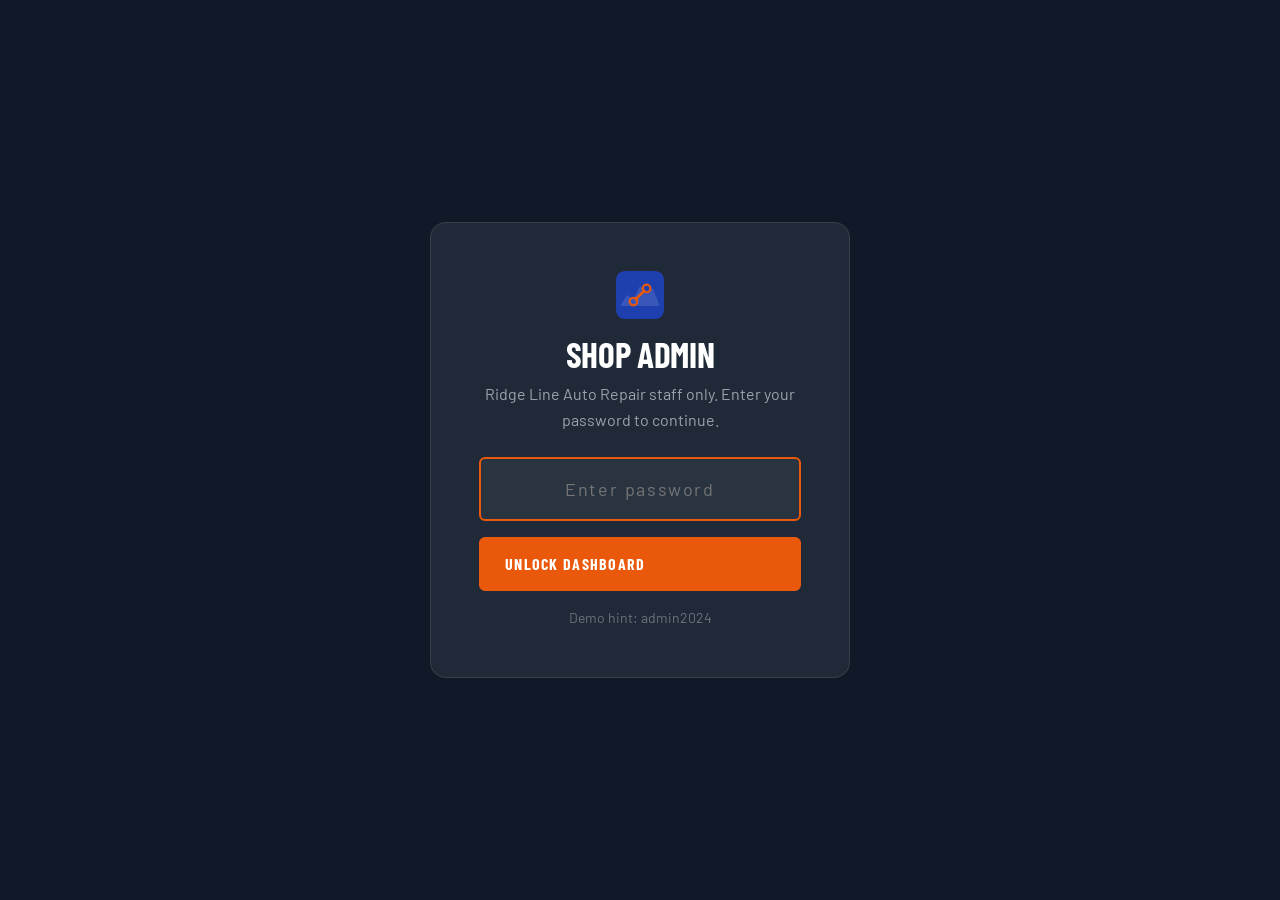
<file: admin.html>
<!DOCTYPE html>
<html lang="en" data-theme="light">
<head>
  <meta charset="UTF-8">
  <meta name="viewport" content="width=device-width, initial-scale=1.0">
  <title>Admin Dashboard — Ridge Line Auto Repair</title>
  <meta name="robots" content="noindex, nofollow">
  <link rel="preconnect" href="https://fonts.googleapis.com">
  <link rel="preconnect" href="https://fonts.gstatic.com" crossorigin>
  <link href="https://fonts.googleapis.com/css2?family=Barlow+Condensed:ital,wght@0,400;0,500;0,600;0,700;0,800;0,900;1,700&family=Barlow:ital,wght@0,300;0,400;0,500;0,600;0,700;1,400&display=swap" rel="stylesheet">
  <link rel="stylesheet" href="css/style.css">
  <link rel="icon" href="data:image/svg+xml,<svg xmlns='http://www.w3.org/2000/svg' viewBox='0 0 32 32'><rect width='32' height='32' rx='6' fill='%231E40AF'/><text x='16' y='23' text-anchor='middle' font-family='Arial' font-weight='900' font-size='20' fill='%23EA580C'>R</text></svg>">
  <style>
    .admin-section { margin-bottom: var(--space-10); }
    .admin-section-title {
      font-family: var(--font-display);
      font-size: var(--text-lg);
      font-weight: 800;
      color: var(--brand-charcoal);
      text-transform: uppercase;
      letter-spacing: 0.05em;
      margin-bottom: var(--space-4);
      padding-bottom: var(--space-3);
      border-bottom: 2px solid var(--brand-orange);
      display: flex;
      align-items: center;
      justify-content: space-between;
    }
    .admin-section-title span { font-size: var(--text-xs); color: var(--color-text-muted); font-weight: 500; text-transform: none; letter-spacing: 0; }
    .tech-card {
      background: var(--brand-white);
      border: 1px solid #E5E7EB;
      border-radius: var(--radius-xl);
      padding: var(--space-5);
    }
    .tech-name {
      font-family: var(--font-display);
      font-weight: 800;
      font-size: var(--text-base);
      color: var(--brand-charcoal);
      text-transform: uppercase;
      margin-bottom: var(--space-1);
    }
    .tech-role { font-size: var(--text-xs); color: var(--brand-orange); font-weight: 600; margin-bottom: var(--space-4); }
    .job-tag {
      display: inline-flex;
      align-items: center;
      gap: var(--space-2);
      padding: var(--space-2) var(--space-3);
      background: #F3F4F6;
      border-radius: var(--radius-md);
      font-size: var(--text-xs);
      color: var(--brand-charcoal);
      margin-bottom: var(--space-2);
      width: 100%;
    }
    .job-dot {
      width: 8px; height: 8px; border-radius: 50%; flex-shrink: 0;
    }
    .appt-item {
      display: flex;
      justify-content: space-between;
      align-items: center;
      padding: var(--space-3) var(--space-4);
      background: var(--brand-white);
      border: 1px solid #E5E7EB;
      border-radius: var(--radius-lg);
      margin-bottom: var(--space-2);
      gap: var(--space-4);
    }
    .appt-time { font-family: var(--font-display); font-weight: 800; font-size: var(--text-lg); color: var(--brand-charcoal); width: 70px; flex-shrink: 0; }
    .appt-info { flex: 1; }
    .appt-name { font-weight: 600; font-size: var(--text-sm); color: var(--brand-charcoal); }
    .appt-service { font-size: var(--text-xs); color: var(--color-text-muted); }
    .blog-row {
      display: flex;
      align-items: center;
      justify-content: space-between;
      gap: var(--space-4);
      padding: var(--space-4) var(--space-5);
      border-bottom: 1px solid #F3F4F6;
    }
    .blog-row:last-child { border-bottom: none; }
    .blog-row:hover { background: #F9FAFB; }
    .blog-title-text { font-size: var(--text-sm); font-weight: 600; color: var(--brand-charcoal); }
    .blog-meta-text { font-size: var(--text-xs); color: var(--color-text-muted); margin-top: 2px; }
    .published-badge { background: #D1FAE5; color: #065F46; }
    .draft-badge { background: #FEF3C7; color: #92400E; }
    .admin-action-btn {
      background: none;
      border: 1px solid #E5E7EB;
      padding: var(--space-1) var(--space-3);
      border-radius: var(--radius-md);
      font-size: var(--text-xs);
      font-weight: 600;
      cursor: pointer;
      color: var(--brand-charcoal);
      transition: all 0.2s;
    }
    .admin-action-btn:hover { background: var(--brand-blue); color: white; border-color: var(--brand-blue); }
  </style>
</head>
<body>

<!-- PASSWORD GATE -->
<div class="password-gate" id="password-gate">
  <div class="password-gate-card">
    <svg width="48" height="48" viewBox="0 0 44 44" fill="none" style="margin:0 auto var(--space-4)" aria-hidden="true">
      <rect width="44" height="44" rx="8" fill="#1E40AF"/>
      <path d="M4 32 L10 22 L16 26 L22 14 L28 20 L34 16 L40 32 Z" fill="rgba(255,255,255,0.12)"/>
      <path d="M18 26 L26 18" stroke="#EA580C" stroke-width="2.5" stroke-linecap="round"/>
      <circle cx="28" cy="16" r="3.5" stroke="#EA580C" stroke-width="2" fill="none"/>
      <circle cx="16" cy="28" r="3.5" stroke="#EA580C" stroke-width="2" fill="none"/>
    </svg>
    <h2>Shop Admin</h2>
    <p>Ridge Line Auto Repair staff only. Enter your password to continue.</p>
    <input type="password" id="admin-password" placeholder="Enter password" autofocus>
    <p class="password-error" id="pw-error">Incorrect password. Try again.</p>
    <button class="btn btn-primary" onclick="checkPassword()" style="width:100%">Unlock Dashboard</button>
    <div style="margin-top:var(--space-4);font-size:var(--text-xs);color:#6B7280">Demo hint: admin2024</div>
  </div>
</div>

<div id="admin-app" class="hidden">
  <div class="admin-layout">

    <!-- Sidebar -->
    <aside class="admin-sidebar">
      <div class="admin-sidebar-logo">
        Ridge Line<br><span>Admin</span>
      </div>
      <ul class="admin-nav" role="list">
        <li><a href="#dashboard" class="active" onclick="showSection('dashboard',this)">
          <svg width="16" height="16" viewBox="0 0 24 24" fill="none" stroke="currentColor" stroke-width="2"><rect x="3" y="3" width="7" height="7"/><rect x="14" y="3" width="7" height="7"/><rect x="14" y="14" width="7" height="7"/><rect x="3" y="14" width="7" height="7"/></svg>
          Dashboard
        </a></li>
        <li><a href="#work-orders" onclick="showSection('work-orders',this)">
          <svg width="16" height="16" viewBox="0 0 24 24" fill="none" stroke="currentColor" stroke-width="2"><path d="M14 2H6a2 2 0 00-2 2v16a2 2 0 002 2h12a2 2 0 002-2V8z"/><polyline points="14 2 14 8 20 8"/></svg>
          Work Orders
        </a></li>
        <li><a href="#appointments" onclick="showSection('appointments',this)">
          <svg width="16" height="16" viewBox="0 0 24 24" fill="none" stroke="currentColor" stroke-width="2"><rect x="3" y="4" width="18" height="18" rx="2"/><line x1="16" y1="2" x2="16" y2="6"/><line x1="8" y1="2" x2="8" y2="6"/><line x1="3" y1="10" x2="21" y2="10"/></svg>
          Appointments
        </a></li>
        <li><a href="#technicians" onclick="showSection('technicians',this)">
          <svg width="16" height="16" viewBox="0 0 24 24" fill="none" stroke="currentColor" stroke-width="2"><path d="M17 21v-2a4 4 0 00-4-4H5a4 4 0 00-4 4v2"/><circle cx="9" cy="7" r="4"/></svg>
          Technicians
        </a></li>
        <li><a href="#parts" onclick="showSection('parts',this)">
          <svg width="16" height="16" viewBox="0 0 24 24" fill="none" stroke="currentColor" stroke-width="2"><circle cx="12" cy="12" r="10"/><path d="M12 6v6l4 2"/></svg>
          Parts on Order
        </a></li>
        <li><a href="#blog-admin" onclick="showSection('blog-admin',this)">
          <svg width="16" height="16" viewBox="0 0 24 24" fill="none" stroke="currentColor" stroke-width="2"><path d="M11 4H4a2 2 0 00-2 2v14a2 2 0 002 2h14a2 2 0 002-2v-7"/><path d="M18.5 2.5a2.121 2.121 0 013 3L12 15l-4 1 1-4 9.5-9.5z"/></svg>
          Blog Posts
        </a></li>
      </ul>
      <div style="margin-top:auto;padding-top:var(--space-8)">
        <button onclick="logout()" style="color:#6B7280;font-size:var(--text-xs);display:flex;align-items:center;gap:var(--space-2)">
          <svg width="14" height="14" viewBox="0 0 24 24" fill="none" stroke="currentColor" stroke-width="2"><path d="M9 21H5a2 2 0 01-2-2V5a2 2 0 012-2h4"/><polyline points="16 17 21 12 16 7"/><line x1="21" y1="12" x2="9" y2="12"/></svg>
          Log Out
        </button>
      </div>
    </aside>

    <!-- Main Content -->
    <main class="admin-main">

      <!-- ---- DASHBOARD ---- -->
      <div id="section-dashboard" class="admin-section-page">
        <div style="display:flex;justify-content:space-between;align-items:center;margin-bottom:var(--space-8);flex-wrap:wrap;gap:var(--space-4)">
          <div>
            <h1 style="font-family:var(--font-display);font-size:var(--text-2xl);font-weight:900;color:var(--brand-charcoal);text-transform:uppercase;line-height:1">Shop Dashboard</h1>
            <div style="font-size:var(--text-sm);color:var(--color-text-muted);margin-top:4px">Monday, June 29, 2026 — Good morning, Dale.</div>
          </div>
          <a href="index.html" style="font-size:var(--text-xs);color:var(--brand-blue)">← Back to Website</a>
        </div>

        <!-- Stats -->
        <div class="stat-grid">
          <div class="stat-card">
            <div class="stat-label">Cars in Shop</div>
            <div class="stat-value">6</div>
            <div class="stat-change">2 waiting · 3 in progress · 1 ready</div>
          </div>
          <div class="stat-card">
            <div class="stat-label">Appointments Today</div>
            <div class="stat-value">11</div>
            <div class="stat-change">4 completed · 7 remaining</div>
          </div>
          <div class="stat-card highlight">
            <div class="stat-label">Month Revenue (June)</div>
            <div class="stat-value">$18,340</div>
            <div class="stat-change">↑ 12% vs. last month</div>
          </div>
          <div class="stat-card">
            <div class="stat-label">Avg. Repair Order</div>
            <div class="stat-value">$287</div>
            <div class="stat-change">↑ $22 vs. last month</div>
          </div>
          <div class="stat-card">
            <div class="stat-label">Parts on Order</div>
            <div class="stat-value">5</div>
            <div class="stat-change">2 expected today</div>
          </div>
          <div class="stat-card">
            <div class="stat-label">New Reviews (June)</div>
            <div class="stat-value">8</div>
            <div class="stat-change" style="color:#F59E0B">★ 4.9 avg rating</div>
          </div>
        </div>

        <!-- Quick summary row -->
        <div style="display:grid;grid-template-columns:1fr 1fr;gap:var(--space-6);margin-bottom:var(--space-8)">
          <!-- Today's schedule summary -->
          <div style="background:var(--brand-white);border:1px solid #E5E7EB;border-radius:var(--radius-xl);padding:var(--space-6)">
            <div class="admin-section-title">Today's Schedule <span>Mon, Jun 29</span></div>
            <div class="appt-item"><div class="appt-time">7:30</div><div class="appt-info"><div class="appt-name">Randy Collins — 2019 F-150</div><div class="appt-service">Oil change + tire rotation</div></div><span class="status-badge status-pickedup">Done</span></div>
            <div class="appt-item"><div class="appt-time">8:00</div><div class="appt-info"><div class="appt-name">Lisa Park — 2021 Camry</div><div class="appt-service">AC recharge</div></div><span class="status-badge status-pickedup">Done</span></div>
            <div class="appt-item"><div class="appt-time">9:00</div><div class="appt-info"><div class="appt-name">Mike Dawson — 2017 Silverado</div><div class="appt-service">Brake pads + rotors (front)</div></div><span class="status-badge status-progress">In Progress</span></div>
            <div class="appt-item"><div class="appt-time">10:30</div><div class="appt-info"><div class="appt-name">Dorothy King — 2015 Accord</div><div class="appt-service">Check engine light diagnosis</div></div><span class="status-badge status-progress">In Progress</span></div>
            <div class="appt-item"><div class="appt-time">1:00</div><div class="appt-info"><div class="appt-name">Tom Bradley — 2018 Jeep Wrangler</div><div class="appt-service">Transmission service</div></div><span class="status-badge status-waiting">Waiting</span></div>
            <div class="appt-item"><div class="appt-time">2:30</div><div class="appt-info"><div class="appt-name">Sandra Holt — 2020 Equinox</div><div class="appt-service">4-wheel alignment</div></div><span class="status-badge status-waiting">Scheduled</span></div>
            <div class="appt-item"><div class="appt-time">3:30</div><div class="appt-info"><div class="appt-name">James Ford — 2016 RAM 1500</div><div class="appt-service">Starter replacement</div></div><span class="status-badge status-waiting">Scheduled</span></div>
          </div>
          <!-- Notes -->
          <div style="background:var(--brand-white);border:1px solid #E5E7EB;border-radius:var(--radius-xl);padding:var(--space-6)">
            <div class="admin-section-title">Today's Notes</div>
            <div style="display:flex;flex-direction:column;gap:var(--space-3)">
              <div style="padding:var(--space-3);background:#FEF3C7;border-radius:var(--radius-md);border-left:3px solid #F59E0B">
                <div style="font-size:var(--text-xs);font-weight:700;color:#92400E;margin-bottom:2px">NAPA Parts Run</div>
                <div style="font-size:var(--text-xs);color:#92400E">Kevin needs to pick up the alternator for Lester order (WO-1047) before 4pm. Confirm inventory.</div>
              </div>
              <div style="padding:var(--space-3);background:#DBEAFE;border-radius:var(--radius-md);border-left:3px solid var(--brand-blue)">
                <div style="font-size:var(--text-xs);font-weight:700;color:var(--brand-blue-dark);margin-bottom:2px">New Appointment Request</div>
                <div style="font-size:var(--text-xs);color:var(--brand-blue-dark)">Patricia Givens, (540) 555-2291 — Brake noise + pull. Call before noon to confirm Tuesday slot.</div>
              </div>
              <div style="padding:var(--space-3);background:#D1FAE5;border-radius:var(--radius-md);border-left:3px solid #10B981">
                <div style="font-size:var(--text-xs);font-weight:700;color:#065F46;margin-bottom:2px">Vehicle Ready for Pickup</div>
                <div style="font-size:var(--text-xs);color:#065F46">2022 Subaru Outback (Marlene Hayes) — timing belt done. Ready since this morning. Leave voicemail if no answer.</div>
              </div>
              <div style="padding:var(--space-3);background:#F3F4F6;border-radius:var(--radius-md);border-left:3px solid #6B7280">
                <div style="font-size:var(--text-xs);font-weight:700;color:var(--brand-charcoal);margin-bottom:2px">Reminder: Synchrony Paperwork</div>
                <div style="font-size:var(--text-xs);color:var(--color-text-muted)">James Ford's Synchrony application needs final signature before we release the truck.</div>
              </div>
            </div>
          </div>
        </div>
      </div>

      <!-- ---- WORK ORDERS ---- -->
      <div id="section-work-orders" class="admin-section-page hidden">
        <h1 style="font-family:var(--font-display);font-size:var(--text-2xl);font-weight:900;color:var(--brand-charcoal);text-transform:uppercase;margin-bottom:var(--space-8)">Work Order Queue</h1>

        <table class="work-order-table">
          <thead>
            <tr>
              <th>WO #</th>
              <th>Vehicle</th>
              <th>Service</th>
              <th>Tech</th>
              <th>Est. Time</th>
              <th>Status</th>
            </tr>
          </thead>
          <tbody>
            <tr>
              <td style="font-family:var(--font-display);font-weight:800;color:var(--brand-blue)">#1041</td>
              <td><div style="font-weight:600;font-size:var(--text-sm)">2019 Ford F-150</div><div style="font-size:var(--text-xs);color:var(--color-text-muted)">Randy Collins</div></td>
              <td style="font-size:var(--text-sm)">Conv. oil change + tire rotation</td>
              <td style="font-size:var(--text-sm)">Kevin L.</td>
              <td style="font-size:var(--text-sm)">45 min</td>
              <td><span class="status-badge status-pickedup">Picked Up</span></td>
            </tr>
            <tr>
              <td style="font-family:var(--font-display);font-weight:800;color:var(--brand-blue)">#1042</td>
              <td><div style="font-weight:600;font-size:var(--text-sm)">2021 Toyota Camry</div><div style="font-size:var(--text-xs);color:var(--color-text-muted)">Lisa Park</div></td>
              <td style="font-size:var(--text-sm)">AC recharge (R-134a) + performance check</td>
              <td style="font-size:var(--text-sm)">Marcus W.</td>
              <td style="font-size:var(--text-sm)">90 min</td>
              <td><span class="status-badge status-pickedup">Picked Up</span></td>
            </tr>
            <tr style="background:rgba(30,64,175,0.03)">
              <td style="font-family:var(--font-display);font-weight:800;color:var(--brand-blue)">#1043</td>
              <td><div style="font-weight:600;font-size:var(--text-sm)">2017 Chevy Silverado</div><div style="font-size:var(--text-xs);color:var(--color-text-muted)">Mike Dawson</div></td>
              <td style="font-size:var(--text-sm)">Brake pads + rotors (front axle)</td>
              <td style="font-size:var(--text-sm)">Kevin L.</td>
              <td style="font-size:var(--text-sm)">2.5 hrs</td>
              <td><span class="status-badge status-progress">In Progress</span></td>
            </tr>
            <tr style="background:rgba(30,64,175,0.03)">
              <td style="font-family:var(--font-display);font-weight:800;color:var(--brand-blue)">#1044</td>
              <td><div style="font-weight:600;font-size:var(--text-sm)">2015 Honda Accord</div><div style="font-size:var(--text-xs);color:var(--color-text-muted)">Dorothy King</div></td>
              <td style="font-size:var(--text-sm)">CEL diagnosis — P0420 cat. converter</td>
              <td style="font-size:var(--text-sm)">Marcus W.</td>
              <td style="font-size:var(--text-sm)">1.5 hrs + parts</td>
              <td><span class="status-badge status-progress">In Progress</span></td>
            </tr>
            <tr>
              <td style="font-family:var(--font-display);font-weight:800;color:var(--brand-blue)">#1045</td>
              <td><div style="font-weight:600;font-size:var(--text-sm)">2022 Subaru Outback</div><div style="font-size:var(--text-xs);color:var(--color-text-muted)">Marlene Hayes</div></td>
              <td style="font-size:var(--text-sm)">Timing belt + water pump</td>
              <td style="font-size:var(--text-sm)">Dale P.</td>
              <td style="font-size:var(--text-sm)">Done</td>
              <td><span class="status-badge status-ready">Ready</span></td>
            </tr>
            <tr>
              <td style="font-family:var(--font-display);font-weight:800;color:var(--brand-blue)">#1046</td>
              <td><div style="font-weight:600;font-size:var(--text-sm)">2018 Jeep Wrangler</div><div style="font-size:var(--text-xs);color:var(--color-text-muted)">Tom Bradley</div></td>
              <td style="font-size:var(--text-sm)">Transmission fluid service</td>
              <td style="font-size:var(--text-sm)">Dale P.</td>
              <td style="font-size:var(--text-sm)">1 hr</td>
              <td><span class="status-badge status-waiting">Waiting</span></td>
            </tr>
            <tr>
              <td style="font-family:var(--font-display);font-weight:800;color:var(--brand-blue)">#1047</td>
              <td><div style="font-weight:600;font-size:var(--text-sm)">2016 RAM 1500</div><div style="font-size:var(--text-xs);color:var(--color-text-muted)">James Ford</div></td>
              <td style="font-size:var(--text-sm)">Alternator replacement</td>
              <td style="font-size:var(--text-sm)">Marcus W.</td>
              <td style="font-size:var(--text-sm)">2 hrs (part pending)</td>
              <td><span class="status-badge status-waiting">Waiting on Part</span></td>
            </tr>
            <tr>
              <td style="font-family:var(--font-display);font-weight:800;color:var(--brand-blue)">#1048</td>
              <td><div style="font-weight:600;font-size:var(--text-sm)">2020 Chevy Equinox</div><div style="font-size:var(--text-xs);color:var(--color-text-muted)">Sandra Holt</div></td>
              <td style="font-size:var(--text-sm)">4-wheel alignment</td>
              <td style="font-size:var(--text-sm)">Kevin L.</td>
              <td style="font-size:var(--text-sm)">45 min</td>
              <td><span class="status-badge status-waiting">Scheduled 2:30</span></td>
            </tr>
          </tbody>
        </table>
      </div>

      <!-- ---- APPOINTMENTS ---- -->
      <div id="section-appointments" class="admin-section-page hidden">
        <h1 style="font-family:var(--font-display);font-size:var(--text-2xl);font-weight:900;color:var(--brand-charcoal);text-transform:uppercase;margin-bottom:var(--space-8)">Today's Appointment Calendar</h1>
        <div style="display:grid;grid-template-columns:repeat(auto-fill,minmax(300px,1fr));gap:var(--space-4)">
          <div class="appt-item" style="flex-direction:column;align-items:flex-start;padding:var(--space-5)"><div style="display:flex;justify-content:space-between;width:100%;margin-bottom:var(--space-2)"><span class="appt-time">7:30</span><span class="status-badge status-pickedup">Done</span></div><div class="appt-name">Randy Collins</div><div class="appt-service">2019 F-150 — Oil change + tire rotation</div><div style="font-size:var(--text-xs);color:var(--color-text-muted);margin-top:4px">Returning customer · Kevin L. · Est. $49.99</div></div>
          <div class="appt-item" style="flex-direction:column;align-items:flex-start;padding:var(--space-5)"><div style="display:flex;justify-content:space-between;width:100%;margin-bottom:var(--space-2)"><span class="appt-time">8:00</span><span class="status-badge status-pickedup">Done</span></div><div class="appt-name">Lisa Park</div><div class="appt-service">2021 Camry — AC recharge</div><div style="font-size:var(--text-xs);color:var(--color-text-muted);margin-top:4px">New customer · Marcus W. · Est. $129</div></div>
          <div class="appt-item" style="flex-direction:column;align-items:flex-start;padding:var(--space-5)"><div style="display:flex;justify-content:space-between;width:100%;margin-bottom:var(--space-2)"><span class="appt-time">9:00</span><span class="status-badge status-progress">In Progress</span></div><div class="appt-name">Mike Dawson</div><div class="appt-service">2017 Silverado — Brake pads + rotors (front)</div><div style="font-size:var(--text-xs);color:var(--color-text-muted);margin-top:4px">Returning · Kevin L. · Est. $199+</div></div>
          <div class="appt-item" style="flex-direction:column;align-items:flex-start;padding:var(--space-5)"><div style="display:flex;justify-content:space-between;width:100%;margin-bottom:var(--space-2)"><span class="appt-time">10:30</span><span class="status-badge status-progress">In Progress</span></div><div class="appt-name">Dorothy King</div><div class="appt-service">2015 Accord — CEL diagnosis</div><div style="font-size:var(--text-xs);color:var(--color-text-muted);margin-top:4px">New customer · Marcus W. · TBD after diagnosis</div></div>
          <div class="appt-item" style="flex-direction:column;align-items:flex-start;padding:var(--space-5)"><div style="display:flex;justify-content:space-between;width:100%;margin-bottom:var(--space-2)"><span class="appt-time">12:00</span><span class="status-badge status-pickedup">Done</span></div><div class="appt-name">Marlene Hayes</div><div class="appt-service">2022 Outback — Timing belt + water pump pickup</div><div style="font-size:var(--text-xs);color:var(--color-text-muted);margin-top:4px">Vehicle ready · Est. $649 · Called 9:15am</div></div>
          <div class="appt-item" style="flex-direction:column;align-items:flex-start;padding:var(--space-5)"><div style="display:flex;justify-content:space-between;width:100%;margin-bottom:var(--space-2)"><span class="appt-time">1:00</span><span class="status-badge status-waiting">Waiting</span></div><div class="appt-name">Tom Bradley</div><div class="appt-service">2018 Jeep Wrangler — Transmission service</div><div style="font-size:var(--text-xs);color:var(--color-text-muted);margin-top:4px">Returning · Dale P. · Est. $149</div></div>
          <div class="appt-item" style="flex-direction:column;align-items:flex-start;padding:var(--space-5)"><div style="display:flex;justify-content:space-between;width:100%;margin-bottom:var(--space-2)"><span class="appt-time">2:30</span><span class="status-badge status-waiting">Scheduled</span></div><div class="appt-name">Sandra Holt</div><div class="appt-service">2020 Equinox — 4-wheel alignment</div><div style="font-size:var(--text-xs);color:var(--color-text-muted);margin-top:4px">New customer · Kevin L. · Est. $79</div></div>
          <div class="appt-item" style="flex-direction:column;align-items:flex-start;padding:var(--space-5)"><div style="display:flex;justify-content:space-between;width:100%;margin-bottom:var(--space-2)"><span class="appt-time">3:30</span><span class="status-badge status-waiting">Scheduled</span></div><div class="appt-name">James Ford</div><div class="appt-service">2016 RAM 1500 — Alternator (waiting on part)</div><div style="font-size:var(--text-xs);color:var(--color-text-muted);margin-top:4px">Returning · Marcus W. · Est. $299 · Synchrony pending</div></div>
        </div>
      </div>

      <!-- ---- TECHNICIANS ---- -->
      <div id="section-technicians" class="admin-section-page hidden">
        <h1 style="font-family:var(--font-display);font-size:var(--text-2xl);font-weight:900;color:var(--brand-charcoal);text-transform:uppercase;margin-bottom:var(--space-8)">Technician Workload</h1>
        <div style="display:grid;grid-template-columns:repeat(auto-fill,minmax(280px,1fr));gap:var(--space-6)">
          <div class="tech-card">
            <div class="tech-name">Dale Pruitt</div>
            <div class="tech-role">Owner / Master Tech</div>
            <div style="display:flex;flex-direction:column;gap:var(--space-2)">
              <div class="job-tag"><span class="job-dot" style="background:#10B981"></span>WO#1045 — Subaru Outback timing belt (Done)</div>
              <div class="job-tag"><span class="job-dot" style="background:#F59E0B"></span>WO#1046 — Jeep Wrangler transmission (1:00pm)</div>
              <div class="job-tag" style="color:var(--color-text-muted)"><span class="job-dot" style="background:#E5E7EB"></span>Available 3:00pm+</div>
            </div>
            <div style="margin-top:var(--space-4);font-size:var(--text-xs);color:var(--color-text-muted);display:flex;justify-content:space-between">
              <span>Today's jobs: <strong>2</strong></span>
              <span>Est. labor hrs: <strong>5.5</strong></span>
            </div>
          </div>
          <div class="tech-card">
            <div class="tech-name">Marcus Webb</div>
            <div class="tech-role">Lead Tech — Electrical / Engine</div>
            <div style="display:flex;flex-direction:column;gap:var(--space-2)">
              <div class="job-tag"><span class="job-dot" style="background:#3B82F6"></span>WO#1042 — Camry AC recharge (Done)</div>
              <div class="job-tag"><span class="job-dot" style="background:#3B82F6"></span>WO#1044 — Honda Accord CEL (In progress)</div>
              <div class="job-tag"><span class="job-dot" style="background:#F59E0B"></span>WO#1047 — RAM 1500 alternator (Waiting on part)</div>
            </div>
            <div style="margin-top:var(--space-4);font-size:var(--text-xs);color:var(--color-text-muted);display:flex;justify-content:space-between">
              <span>Today's jobs: <strong>3</strong></span>
              <span>Est. labor hrs: <strong>5.5</strong></span>
            </div>
          </div>
          <div class="tech-card">
            <div class="tech-name">Kevin Lester</div>
            <div class="tech-role">Tech — Brakes / Tires / Alignment</div>
            <div style="display:flex;flex-direction:column;gap:var(--space-2)">
              <div class="job-tag"><span class="job-dot" style="background:#10B981"></span>WO#1041 — F-150 oil change (Done)</div>
              <div class="job-tag"><span class="job-dot" style="background:#3B82F6"></span>WO#1043 — Silverado brakes (In progress)</div>
              <div class="job-tag"><span class="job-dot" style="background:#F59E0B"></span>WO#1048 — Equinox alignment (2:30pm)</div>
            </div>
            <div style="margin-top:var(--space-4);font-size:var(--text-xs);color:var(--color-text-muted);display:flex;justify-content:space-between">
              <span>Today's jobs: <strong>3</strong></span>
              <span>Est. labor hrs: <strong>4.5</strong></span>
            </div>
          </div>
        </div>
      </div>

      <!-- ---- PARTS ---- -->
      <div id="section-parts" class="admin-section-page hidden">
        <h1 style="font-family:var(--font-display);font-size:var(--text-2xl);font-weight:900;color:var(--brand-charcoal);text-transform:uppercase;margin-bottom:var(--space-8)">Parts on Order</h1>
        <table class="work-order-table">
          <thead>
            <tr>
              <th>WO #</th>
              <th>Part Description</th>
              <th>Vehicle</th>
              <th>Supplier</th>
              <th>ETA</th>
              <th>Status</th>
            </tr>
          </thead>
          <tbody>
            <tr>
              <td style="font-family:var(--font-display);font-weight:800;color:var(--brand-blue)">#1047</td>
              <td style="font-size:var(--text-sm)">Alternator — Remy #11073 (Reman)</td>
              <td style="font-size:var(--text-sm)">2016 RAM 1500</td>
              <td style="font-size:var(--text-sm)">NAPA</td>
              <td style="font-size:var(--text-sm);font-weight:600;color:var(--brand-orange)">Today by 3pm</td>
              <td><span class="status-badge status-progress">In Transit</span></td>
            </tr>
            <tr>
              <td style="font-family:var(--font-display);font-weight:800;color:var(--brand-blue)">#1044</td>
              <td style="font-size:var(--text-sm)">O2 Sensor downstream — Bosch #15454</td>
              <td style="font-size:var(--text-sm)">2015 Honda Accord</td>
              <td style="font-size:var(--text-sm)">NAPA</td>
              <td style="font-size:var(--text-sm);font-weight:600;color:var(--brand-orange)">Today by 3pm</td>
              <td><span class="status-badge status-progress">In Transit</span></td>
            </tr>
            <tr>
              <td style="font-family:var(--font-display);font-weight:800;color:var(--brand-blue)">#1049</td>
              <td style="font-size:var(--text-sm)">Front struts pair — Monroe #58668</td>
              <td style="font-size:var(--text-sm)">2014 Chevy Malibu</td>
              <td style="font-size:var(--text-sm)">CarQuest</td>
              <td style="font-size:var(--text-sm)">Tomorrow AM</td>
              <td><span class="status-badge status-waiting">Ordered</span></td>
            </tr>
            <tr>
              <td style="font-family:var(--font-display);font-weight:800;color:var(--brand-blue)">#1050</td>
              <td style="font-size:var(--text-sm)">Timing belt kit + water pump — Gates K015649XS</td>
              <td style="font-size:var(--text-sm)">2018 Nissan Rogue</td>
              <td style="font-size:var(--text-sm)">NAPA</td>
              <td style="font-size:var(--text-sm)">Wed Jun 2</td>
              <td><span class="status-badge status-waiting">Ordered</span></td>
            </tr>
            <tr>
              <td style="font-family:var(--font-display);font-weight:800;color:var(--brand-blue)">#1051</td>
              <td style="font-size:var(--text-sm)">TPMS sensors set of 4 — Dorman 974-078</td>
              <td style="font-size:var(--text-sm)">2019 Kia Sorento</td>
              <td style="font-size:var(--text-sm)">AutoZone Pro</td>
              <td style="font-size:var(--text-sm)">Thu Jul 3</td>
              <td><span class="status-badge status-waiting">Ordered</span></td>
            </tr>
          </tbody>
        </table>
      </div>

      <!-- ---- BLOG ADMIN ---- -->
      <div id="section-blog-admin" class="admin-section-page hidden">
        <div style="display:flex;justify-content:space-between;align-items:center;margin-bottom:var(--space-8);flex-wrap:wrap;gap:var(--space-4)">
          <h1 style="font-family:var(--font-display);font-size:var(--text-2xl);font-weight:900;color:var(--brand-charcoal);text-transform:uppercase">Blog Management</h1>
          <button class="btn btn-primary btn-sm">+ New Article</button>
        </div>
        <div style="background:var(--brand-white);border:1px solid #E5E7EB;border-radius:var(--radius-xl);overflow:hidden">
          <div class="blog-row">
            <div style="flex:1">
              <div class="blog-title-text">10 Warning Signs Your Car Needs Immediate Attention</div>
              <div class="blog-meta-text">By Dale Pruitt · June 15, 2026 · 8 min read · Safety</div>
            </div>
            <span class="status-badge published-badge">Published</span>
            <div style="display:flex;gap:var(--space-2)">
              <a href="blog-post.html" target="_blank" class="admin-action-btn">View</a>
              <button class="admin-action-btn">Edit</button>
            </div>
          </div>
          <div class="blog-row">
            <div style="flex:1">
              <div class="blog-title-text">How Often Should You Really Change Your Oil?</div>
              <div class="blog-meta-text">By Dale Pruitt · June 8, 2026 · 6 min read · Maintenance</div>
            </div>
            <span class="status-badge published-badge">Published</span>
            <div style="display:flex;gap:var(--space-2)"><button class="admin-action-btn">View</button><button class="admin-action-btn">Edit</button></div>
          </div>
          <div class="blog-row">
            <div style="flex:1">
              <div class="blog-title-text">What That Check Engine Light Actually Means</div>
              <div class="blog-meta-text">By Marcus Webb · May 29, 2026 · 7 min read · Diagnostics</div>
            </div>
            <span class="status-badge published-badge">Published</span>
            <div style="display:flex;gap:var(--space-2)"><button class="admin-action-btn">View</button><button class="admin-action-btn">Edit</button></div>
          </div>
          <div class="blog-row">
            <div style="flex:1">
              <div class="blog-title-text">Preparing Your Vehicle for a Virginia Winter</div>
              <div class="blog-meta-text">By Dale Pruitt · May 20, 2026 · 9 min read · Seasonal</div>
            </div>
            <span class="status-badge published-badge">Published</span>
            <div style="display:flex;gap:var(--space-2)"><button class="admin-action-btn">View</button><button class="admin-action-btn">Edit</button></div>
          </div>
          <div class="blog-row">
            <div style="flex:1">
              <div class="blog-title-text">Brake Myths Debunked: What Every Driver Should Know</div>
              <div class="blog-meta-text">By Kevin Lester · May 12, 2026 · 7 min read · Brakes</div>
            </div>
            <span class="status-badge published-badge">Published</span>
            <div style="display:flex;gap:var(--space-2)"><button class="admin-action-btn">View</button><button class="admin-action-btn">Edit</button></div>
          </div>
          <div class="blog-row">
            <div style="flex:1">
              <div class="blog-title-text">How to Find an Honest Mechanic (And Why It Matters)</div>
              <div class="blog-meta-text">By Dale Pruitt · May 5, 2026 · 10 min read · Consumer Tips</div>
            </div>
            <span class="status-badge published-badge">Published</span>
            <div style="display:flex;gap:var(--space-2)"><button class="admin-action-btn">View</button><button class="admin-action-btn">Edit</button></div>
          </div>
          <div class="blog-row">
            <div style="flex:1">
              <div class="blog-title-text">5 Things Your Mechanic Wishes You Knew</div>
              <div class="blog-meta-text">By Dale Pruitt · Draft saved Jun 28, 2026</div>
            </div>
            <span class="status-badge draft-badge">Draft</span>
            <div style="display:flex;gap:var(--space-2)"><button class="admin-action-btn">Preview</button><button class="admin-action-btn">Edit</button></div>
          </div>
        </div>
      </div>

    </main>
  </div>
</div>

<script src="js/main.js"></script>
<script>
function checkPassword() {
  const pw = document.getElementById('admin-password').value;
  if (pw === 'admin2024') {
    document.getElementById('password-gate').classList.add('hidden');
    document.getElementById('admin-app').classList.remove('hidden');
  } else {
    document.getElementById('pw-error').style.display = 'block';
    document.getElementById('admin-password').value = '';
    document.getElementById('admin-password').focus();
  }
}
document.getElementById('admin-password').addEventListener('keydown', function(e) {
  if (e.key === 'Enter') checkPassword();
});

function showSection(name, link) {
  document.querySelectorAll('.admin-section-page').forEach(s => s.classList.add('hidden'));
  document.getElementById('section-' + name).classList.remove('hidden');
  document.querySelectorAll('.admin-nav a').forEach(a => a.classList.remove('active'));
  if (link) link.classList.add('active');
  return false;
}

function logout() {
  document.getElementById('admin-app').classList.add('hidden');
  document.getElementById('password-gate').classList.remove('hidden');
  document.getElementById('admin-password').value = '';
}
</script>
</body>
</html>
</file>
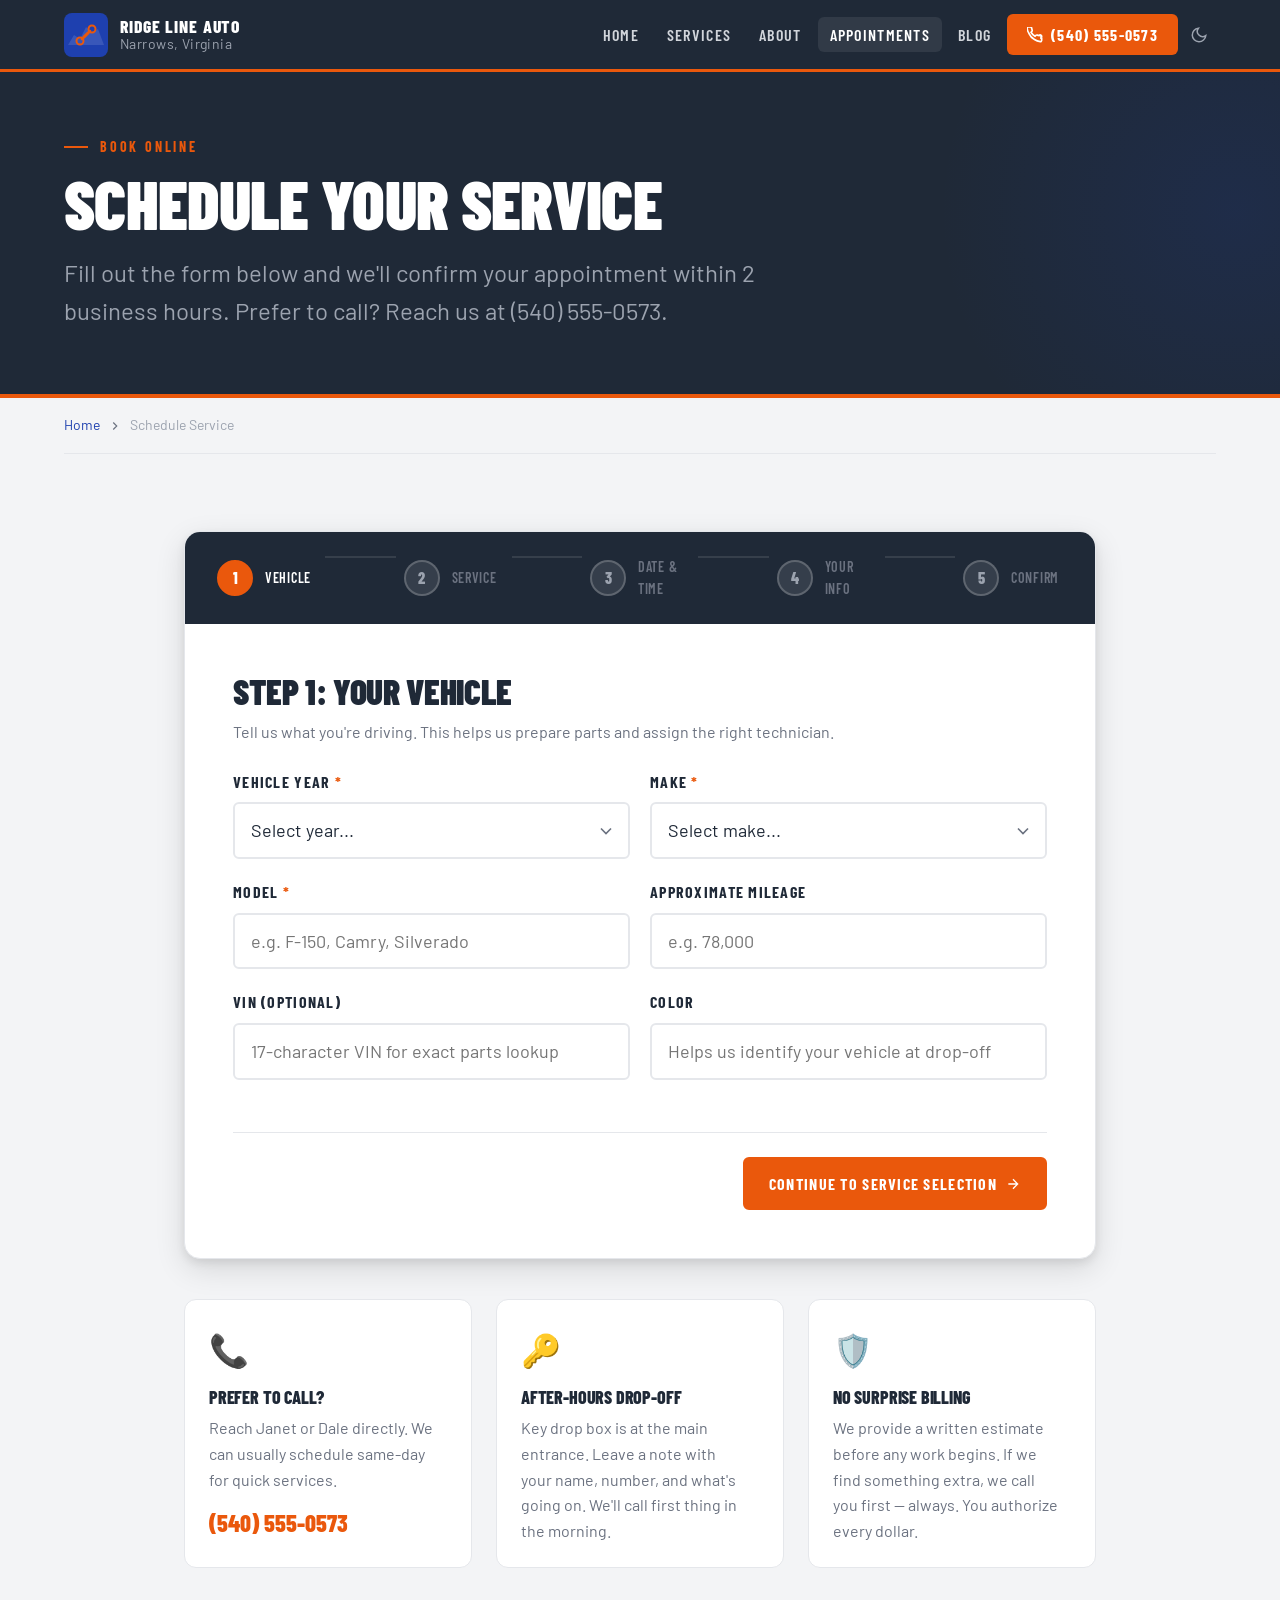
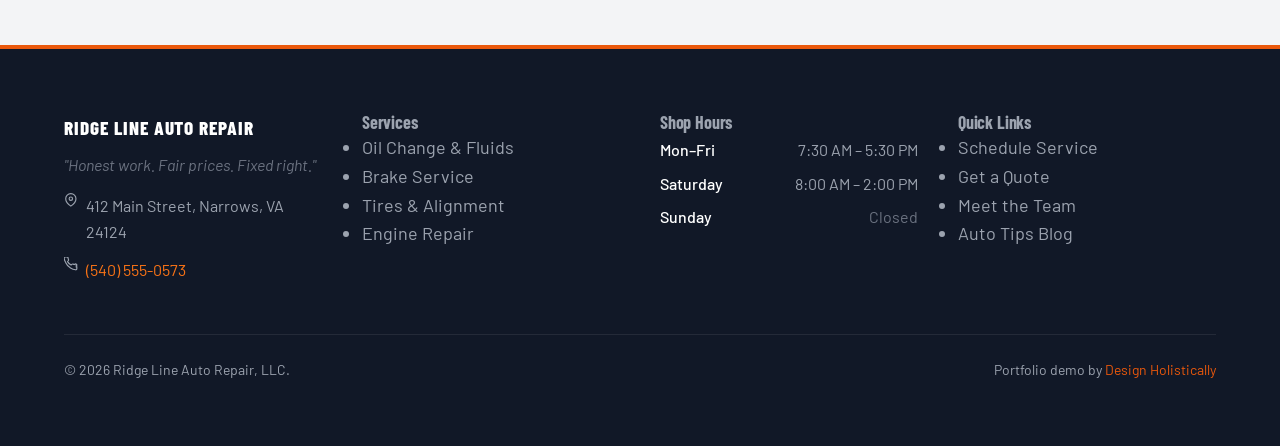
<file: appointments.html>
<!DOCTYPE html>
<html lang="en" data-theme="light">
<head>
  <meta charset="UTF-8">
  <meta name="viewport" content="width=device-width, initial-scale=1.0">
  <title>Schedule Service — Ridge Line Auto Repair | Narrows, VA</title>
  <meta name="description" content="Schedule auto repair service online at Ridge Line Auto Repair in Narrows, VA. Choose your vehicle, service needed, preferred date and time. Confirmation within 2 hours.">
  <link rel="preconnect" href="https://fonts.googleapis.com">
  <link rel="preconnect" href="https://fonts.gstatic.com" crossorigin>
  <link href="https://fonts.googleapis.com/css2?family=Barlow+Condensed:ital,wght@0,400;0,500;0,600;0,700;0,800;0,900;1,700&family=Barlow:ital,wght@0,300;0,400;0,500;0,600;0,700;1,400&display=swap" rel="stylesheet">
  <link rel="stylesheet" href="css/style.css">
  <link rel="icon" href="data:image/svg+xml,<svg xmlns='http://www.w3.org/2000/svg' viewBox='0 0 32 32'><rect width='32' height='32' rx='6' fill='%231E40AF'/><text x='16' y='23' text-anchor='middle' font-family='Arial' font-weight='900' font-size='20' fill='%23EA580C'>R</text></svg>">
</head>
<body>

<nav class="site-nav">
  <div class="container nav-inner">
    <a href="index.html" class="nav-logo"><svg width="44" height="44" viewBox="0 0 44 44" fill="none"><rect width="44" height="44" rx="8" fill="#1E40AF"/><path d="M4 32 L10 22 L16 26 L22 14 L28 20 L34 16 L40 32 Z" fill="rgba(255,255,255,0.12)"/><path d="M18 26 L26 18" stroke="#EA580C" stroke-width="2.5" stroke-linecap="round"/><circle cx="28" cy="16" r="3.5" stroke="#EA580C" stroke-width="2" fill="none"/><circle cx="16" cy="28" r="3.5" stroke="#EA580C" stroke-width="2" fill="none"/><path d="M24 20 L20 24" stroke="#EA580C" stroke-width="2.5" stroke-linecap="round"/></svg>
      <div class="nav-logo-text"><span class="nav-logo-name">Ridge Line Auto</span><span class="nav-logo-tag">Narrows, Virginia</span></div>
    </a>
    <ul class="nav-links" role="list">
      <li><a href="index.html">Home</a></li>
      <li><a href="services.html">Services</a></li>
      <li><a href="about.html">About</a></li>
      <li><a href="appointments.html" class="active">Appointments</a></li>
      <li><a href="blog.html">Blog</a></li>
      <li><a href="tel:5405550573" class="nav-cta"><svg width="16" height="16" viewBox="0 0 24 24" fill="none" stroke="currentColor" stroke-width="2.5"><path d="M22 16.92v3a2 2 0 01-2.18 2 19.79 19.79 0 01-8.63-3.07A19.5 19.5 0 013.07 9.81a19.79 19.79 0 01-3.07-8.67A2 2 0 012 0h3a2 2 0 012 1.72 12.84 12.84 0 00.7 2.81 2 2 0 01-.45 2.11L6.09 7.91a16 16 0 006 6l1.27-1.27a2 2 0 012.11-.45 12.84 12.84 0 002.81.7A2 2 0 0122 14h-1v2.92z"/></svg>(540) 555-0573</a></li>
      <li><button data-theme-toggle aria-label="Toggle dark mode" style="color:#9CA3AF;padding:8px;border-radius:6px;transition:color 0.2s"></button></li>
    </ul>
    <button class="nav-toggle" aria-label="Open menu" aria-expanded="false"><span></span><span></span><span></span></button>
  </div>
</nav>
<div class="nav-mobile"><a href="index.html">Home</a><a href="services.html">Services &amp; Pricing</a><a href="about.html">About Us</a><a href="appointments.html">Schedule Service</a><a href="blog.html">Auto Tips Blog</a><a href="contact.html">Contact</a><a href="tel:5405550573" class="mobile-cta">📞 Call (540) 555-0573</a></div>
<a href="tel:5405550573" class="float-call"><svg width="20" height="20" viewBox="0 0 24 24" fill="none" stroke="currentColor" stroke-width="2.5"><path d="M22 16.92v3a2 2 0 01-2.18 2 19.79 19.79 0 01-8.63-3.07A19.5 19.5 0 013.07 9.81a19.79 19.79 0 01-3.07-8.67A2 2 0 012 0h3a2 2 0 012 1.72 12.84 12.84 0 00.7 2.81 2 2 0 01-.45 2.11L6.09 7.91a16 16 0 006 6l1.27-1.27a2 2 0 012.11-.45 12.84 12.84 0 002.81.7A2 2 0 0122 14h-1v2.92z"/></svg>Call Now</a>

<!-- Page Hero -->
<section class="page-hero">
  <div class="container">
    <div class="page-hero-label">Book Online</div>
    <h1>Schedule Your Service</h1>
    <p>Fill out the form below and we'll confirm your appointment within 2 business hours. Prefer to call? Reach us at (540) 555-0573.</p>
  </div>
</section>

<div class="container"><nav class="breadcrumb"><a href="index.html">Home</a><svg width="14" height="14" viewBox="0 0 24 24" fill="none" stroke="currentColor" stroke-width="2"><path d="M9 18l6-6-6-6"/></svg><span aria-current="page">Schedule Service</span></nav></div>

<!-- Step Form -->
<section class="section">
  <div class="container container--default">
    <div class="step-form-wrapper" id="appointment-form">

      <!-- Progress Bar -->
      <div class="step-progress" role="tablist" aria-label="Appointment form steps">
        <div class="step-item active" id="tab-1" role="tab" aria-selected="true">
          <div class="step-num">1</div>
          <div class="step-label">Vehicle</div>
        </div>
        <div class="step-connector" aria-hidden="true"></div>
        <div class="step-item" id="tab-2" role="tab">
          <div class="step-num">2</div>
          <div class="step-label">Service</div>
        </div>
        <div class="step-connector" aria-hidden="true"></div>
        <div class="step-item" id="tab-3" role="tab">
          <div class="step-num">3</div>
          <div class="step-label">Date &amp; Time</div>
        </div>
        <div class="step-connector" aria-hidden="true"></div>
        <div class="step-item" id="tab-4" role="tab">
          <div class="step-num">4</div>
          <div class="step-label">Your Info</div>
        </div>
        <div class="step-connector" aria-hidden="true"></div>
        <div class="step-item" id="tab-5" role="tab">
          <div class="step-num">5</div>
          <div class="step-label">Confirm</div>
        </div>
      </div>

      <div class="step-body">

        <!-- Step 1: Vehicle Info -->
        <div class="step-panel active" id="panel-1" role="tabpanel" aria-labelledby="tab-1">
          <h2 style="font-size:var(--text-xl);font-weight:900;color:var(--brand-charcoal);text-transform:uppercase;margin-bottom:var(--space-2)">Step 1: Your Vehicle</h2>
          <p style="color:var(--color-text-muted);font-size:var(--text-sm);margin-bottom:var(--space-6)">Tell us what you're driving. This helps us prepare parts and assign the right technician.</p>

          <div class="form-row">
            <div class="form-group">
              <label class="form-label" for="veh-year">Vehicle Year <span class="required">*</span></label>
              <select class="form-select" id="veh-year" required>
                <option value="">Select year...</option>
                <option>2026</option><option>2025</option><option>2024</option><option>2023</option><option>2022</option><option>2021</option><option>2020</option><option>2019</option><option>2018</option><option>2017</option><option>2016</option><option>2015</option><option>2014</option><option>2013</option><option>2012</option><option>2011</option><option>2010</option><option>2005-2009</option><option>2000-2004</option><option>Before 2000</option>
              </select>
            </div>
            <div class="form-group">
              <label class="form-label" for="veh-make">Make <span class="required">*</span></label>
              <select class="form-select" id="veh-make" required>
                <option value="">Select make...</option>
                <option>Chevrolet</option><option>Ford</option><option>GMC</option><option>Dodge / Ram</option><option>Jeep</option><option>Toyota</option><option>Honda</option><option>Nissan</option><option>Hyundai</option><option>Kia</option><option>Subaru</option><option>Mazda</option><option>Volkswagen</option><option>BMW</option><option>Mercedes-Benz</option><option>Other</option>
              </select>
            </div>
          </div>
          <div class="form-row">
            <div class="form-group">
              <label class="form-label" for="veh-model">Model <span class="required">*</span></label>
              <input class="form-input" type="text" id="veh-model" placeholder="e.g. F-150, Camry, Silverado" required>
            </div>
            <div class="form-group">
              <label class="form-label" for="veh-mileage">Approximate Mileage</label>
              <input class="form-input" type="text" id="veh-mileage" placeholder="e.g. 78,000">
            </div>
          </div>
          <div class="form-row">
            <div class="form-group">
              <label class="form-label" for="veh-vin">VIN (Optional)</label>
              <input class="form-input" type="text" id="veh-vin" placeholder="17-character VIN for exact parts lookup">
            </div>
            <div class="form-group">
              <label class="form-label" for="veh-color">Color</label>
              <input class="form-input" type="text" id="veh-color" placeholder="Helps us identify your vehicle at drop-off">
            </div>
          </div>

          <div class="step-nav">
            <div></div>
            <button class="btn btn-primary" onclick="goToStep(2)">
              Continue to Service Selection
              <svg width="16" height="16" viewBox="0 0 24 24" fill="none" stroke="currentColor" stroke-width="2"><path d="M5 12h14M12 5l7 7-7 7"/></svg>
            </button>
          </div>
        </div>

        <!-- Step 2: Service Needed -->
        <div class="step-panel" id="panel-2" role="tabpanel" aria-labelledby="tab-2">
          <h2 style="font-size:var(--text-xl);font-weight:900;color:var(--brand-charcoal);text-transform:uppercase;margin-bottom:var(--space-2)">Step 2: Service Needed</h2>
          <p style="color:var(--color-text-muted);font-size:var(--text-sm);margin-bottom:var(--space-6)">Select all that apply. Not sure? Select your best guess and describe the issue below — we'll figure it out.</p>

          <div class="form-group">
            <label class="form-label">Service(s) Requested</label>
            <div class="checkbox-group">
              <label class="checkbox-label"><input type="checkbox" value="oil-change"> Oil Change</label>
              <label class="checkbox-label"><input type="checkbox" value="tire-rotation"> Tire Rotation</label>
              <label class="checkbox-label"><input type="checkbox" value="brakes"> Brake Inspection / Service</label>
              <label class="checkbox-label"><input type="checkbox" value="tires"> Tires &amp; Alignment</label>
              <label class="checkbox-label"><input type="checkbox" value="check-engine"> Check Engine Light</label>
              <label class="checkbox-label"><input type="checkbox" value="ac"> AC &amp; Heating</label>
              <label class="checkbox-label"><input type="checkbox" value="battery"> Battery / Electrical</label>
              <label class="checkbox-label"><input type="checkbox" value="engine-repair"> Engine Repair</label>
              <label class="checkbox-label"><input type="checkbox" value="transmission"> Transmission Service</label>
              <label class="checkbox-label"><input type="checkbox" value="inspection"> State Inspection</label>
              <label class="checkbox-label"><input type="checkbox" value="pre-purchase"> Pre-Purchase Inspection</label>
              <label class="checkbox-label"><input type="checkbox" value="other"> Other / Not Sure</label>
            </div>
          </div>

          <div class="form-group">
            <label class="form-label" for="issue-desc">Describe the Issue or Symptoms</label>
            <textarea class="form-textarea" id="issue-desc" rows="5" placeholder="Example: 'Car pulls to the right when braking, hear a grinding noise from front left wheel. Started about 2 weeks ago and getting worse.'"></textarea>
          </div>

          <div class="form-group">
            <label class="form-label">Drop-Off Preference</label>
            <div style="display:flex;gap:var(--space-4);flex-wrap:wrap">
              <label class="checkbox-label" style="flex:1;min-width:180px">
                <input type="radio" name="dropoff" value="wait"> I'll wait at the shop
              </label>
              <label class="checkbox-label" style="flex:1;min-width:180px">
                <input type="radio" name="dropoff" value="dropoff" checked> Drop off, I'll arrange pickup
              </label>
              <label class="checkbox-label" style="flex:1;min-width:180px">
                <input type="radio" name="dropoff" value="overnight"> After-hours drop-off (night before)
              </label>
            </div>
          </div>

          <div style="background:rgba(30,64,175,0.05);border:1px solid rgba(30,64,175,0.15);border-radius:var(--radius-lg);padding:var(--space-4);font-size:var(--text-sm);color:var(--color-text-muted)">
            <strong style="color:var(--brand-blue)">After-Hours Drop-Off:</strong> Use the key drop box at the main shop entrance. Leave a note on your dashboard with your name, phone number, and service requested. We'll call you first thing in the morning.
          </div>

          <div class="step-nav">
            <button class="btn btn-outline" onclick="goToStep(1)">← Back</button>
            <button class="btn btn-primary" onclick="goToStep(3)">
              Continue to Date &amp; Time
              <svg width="16" height="16" viewBox="0 0 24 24" fill="none" stroke="currentColor" stroke-width="2"><path d="M5 12h14M12 5l7 7-7 7"/></svg>
            </button>
          </div>
        </div>

        <!-- Step 3: Date & Time -->
        <div class="step-panel" id="panel-3" role="tabpanel" aria-labelledby="tab-3">
          <h2 style="font-size:var(--text-xl);font-weight:900;color:var(--brand-charcoal);text-transform:uppercase;margin-bottom:var(--space-2)">Step 3: Date &amp; Time</h2>
          <p style="color:var(--color-text-muted);font-size:var(--text-sm);margin-bottom:var(--space-6)">Shop hours are Mon–Fri 7:30am–5:30pm and Sat 8:00am–2:00pm. Select your preferred time and we'll confirm availability.</p>

          <div class="form-row">
            <div class="form-group">
              <label class="form-label" for="appt-date">Preferred Date <span class="required">*</span></label>
              <input class="form-input" type="date" id="appt-date" required min="">
            </div>
            <div class="form-group">
              <label class="form-label">Preferred Time of Day</label>
              <div style="display:grid;grid-template-columns:1fr 1fr;gap:var(--space-3)">
                <label class="checkbox-label"><input type="radio" name="timeofday" value="morning" checked> Morning (7:30 – 12pm)</label>
                <label class="checkbox-label"><input type="radio" name="timeofday" value="afternoon"> Afternoon (12 – 5:30pm)</label>
              </div>
            </div>
          </div>

          <div class="form-group">
            <label class="form-label">Available Time Slots — <span style="font-weight:400;text-transform:none;letter-spacing:0;color:var(--color-text-muted)">Select your preference</span></label>
            <div style="display:grid;grid-template-columns:repeat(auto-fill,minmax(120px,1fr));gap:var(--space-3)" id="time-slots">
              <label class="checkbox-label time-slot"><input type="radio" name="timeslot" value="7:30"> 7:30 AM</label>
              <label class="checkbox-label time-slot"><input type="radio" name="timeslot" value="8:00"> 8:00 AM</label>
              <label class="checkbox-label time-slot"><input type="radio" name="timeslot" value="8:30"> 8:30 AM</label>
              <label class="checkbox-label time-slot"><input type="radio" name="timeslot" value="9:00"> 9:00 AM</label>
              <label class="checkbox-label time-slot"><input type="radio" name="timeslot" value="9:30"> 9:30 AM</label>
              <label class="checkbox-label time-slot"><input type="radio" name="timeslot" value="10:00"> 10:00 AM</label>
              <label class="checkbox-label time-slot"><input type="radio" name="timeslot" value="10:30"> 10:30 AM</label>
              <label class="checkbox-label time-slot"><input type="radio" name="timeslot" value="11:00"> 11:00 AM</label>
              <label class="checkbox-label time-slot"><input type="radio" name="timeslot" value="12:00"> 12:00 PM</label>
              <label class="checkbox-label time-slot"><input type="radio" name="timeslot" value="1:00"> 1:00 PM</label>
              <label class="checkbox-label time-slot"><input type="radio" name="timeslot" value="2:00"> 2:00 PM</label>
              <label class="checkbox-label time-slot"><input type="radio" name="timeslot" value="3:00"> 3:00 PM</label>
              <label class="checkbox-label time-slot"><input type="radio" name="timeslot" value="4:00"> 4:00 PM</label>
            </div>
          </div>

          <div class="form-group">
            <label class="form-label" for="alt-date">Alternate Date (Optional)</label>
            <input class="form-input" type="date" id="alt-date">
            <div style="font-size:var(--text-xs);color:var(--color-text-muted);margin-top:var(--space-2)">If your first choice isn't available, we'll try to schedule your alternate date.</div>
          </div>

          <div style="background:rgba(234,88,12,0.06);border:1px solid rgba(234,88,12,0.2);border-radius:var(--radius-lg);padding:var(--space-4);font-size:var(--text-sm)">
            <strong style="color:var(--brand-orange)">Confirmation Policy:</strong> <span style="color:var(--color-text-muted)">We'll call or text within 2 business hours to confirm your appointment. Same-day requests after 3pm will be confirmed the following morning.</span>
          </div>

          <div class="step-nav">
            <button class="btn btn-outline" onclick="goToStep(2)">← Back</button>
            <button class="btn btn-primary" onclick="goToStep(4)">
              Continue to Contact Info
              <svg width="16" height="16" viewBox="0 0 24 24" fill="none" stroke="currentColor" stroke-width="2"><path d="M5 12h14M12 5l7 7-7 7"/></svg>
            </button>
          </div>
        </div>

        <!-- Step 4: Contact Info -->
        <div class="step-panel" id="panel-4" role="tabpanel" aria-labelledby="tab-4">
          <h2 style="font-size:var(--text-xl);font-weight:900;color:var(--brand-charcoal);text-transform:uppercase;margin-bottom:var(--space-2)">Step 4: Your Contact Info</h2>
          <p style="color:var(--color-text-muted);font-size:var(--text-sm);margin-bottom:var(--space-6)">We'll use this to confirm your appointment and call with any questions or updates.</p>

          <div class="form-row">
            <div class="form-group">
              <label class="form-label" for="first-name">First Name <span class="required">*</span></label>
              <input class="form-input" type="text" id="first-name" placeholder="Your first name" required>
            </div>
            <div class="form-group">
              <label class="form-label" for="last-name">Last Name <span class="required">*</span></label>
              <input class="form-input" type="text" id="last-name" placeholder="Your last name" required>
            </div>
          </div>
          <div class="form-row">
            <div class="form-group">
              <label class="form-label" for="phone">Phone Number <span class="required">*</span></label>
              <input class="form-input" type="tel" id="phone" placeholder="(540) 555-0000" required>
            </div>
            <div class="form-group">
              <label class="form-label" for="email">Email Address</label>
              <input class="form-input" type="email" id="email" placeholder="you@example.com">
            </div>
          </div>
          <div class="form-group">
            <label class="form-label" for="contact-pref">Preferred Contact Method <span class="required">*</span></label>
            <select class="form-select" id="contact-pref" required>
              <option value="">Select preference...</option>
              <option value="phone">Phone call</option>
              <option value="text">Text message</option>
              <option value="email">Email</option>
            </select>
          </div>
          <div class="form-group">
            <label class="form-label" for="heard">How Did You Hear About Us?</label>
            <select class="form-select" id="heard">
              <option value="">Select...</option>
              <option>Word of mouth / Friend or family</option>
              <option>Google search</option>
              <option>Google Maps</option>
              <option>Drove by the shop</option>
              <option>Facebook</option>
              <option>Existing customer — returning</option>
              <option>AAA referral</option>
              <option>Other</option>
            </select>
          </div>
          <div class="form-group">
            <label class="form-label" for="notes">Additional Notes</label>
            <textarea class="form-textarea" id="notes" rows="3" placeholder="Anything else we should know? Special requests, after-hours drop-off plans, etc."></textarea>
          </div>

          <div class="step-nav">
            <button class="btn btn-outline" onclick="goToStep(3)">← Back</button>
            <button class="btn btn-primary" onclick="goToStep(5)">
              Review &amp; Confirm
              <svg width="16" height="16" viewBox="0 0 24 24" fill="none" stroke="currentColor" stroke-width="2"><path d="M5 12h14M12 5l7 7-7 7"/></svg>
            </button>
          </div>
        </div>

        <!-- Step 5: Confirmation -->
        <div class="step-panel" id="panel-5" role="tabpanel" aria-labelledby="tab-5">
          <div id="confirm-view">
            <h2 style="font-size:var(--text-xl);font-weight:900;color:var(--brand-charcoal);text-transform:uppercase;margin-bottom:var(--space-2)">Step 5: Confirm Your Request</h2>
            <p style="color:var(--color-text-muted);font-size:var(--text-sm);margin-bottom:var(--space-6)">Review your appointment details below. Click "Submit Request" when you're ready — we'll call to confirm within 2 hours.</p>

            <div style="background:var(--brand-gray-light);border-radius:var(--radius-xl);padding:var(--space-8);margin-bottom:var(--space-6)">
              <div style="display:grid;grid-template-columns:1fr 1fr;gap:var(--space-6)">
                <div>
                  <h4 style="font-family:var(--font-display);font-size:var(--text-sm);text-transform:uppercase;letter-spacing:0.06em;color:var(--brand-blue);margin-bottom:var(--space-3)">Vehicle Information</h4>
                  <div id="confirm-vehicle" style="font-size:var(--text-sm);color:var(--color-text-muted);line-height:2">—</div>
                </div>
                <div>
                  <h4 style="font-family:var(--font-display);font-size:var(--text-sm);text-transform:uppercase;letter-spacing:0.06em;color:var(--brand-blue);margin-bottom:var(--space-3)">Appointment Details</h4>
                  <div id="confirm-appt" style="font-size:var(--text-sm);color:var(--color-text-muted);line-height:2">—</div>
                </div>
                <div>
                  <h4 style="font-family:var(--font-display);font-size:var(--text-sm);text-transform:uppercase;letter-spacing:0.06em;color:var(--brand-blue);margin-bottom:var(--space-3)">Services Requested</h4>
                  <div id="confirm-services" style="font-size:var(--text-sm);color:var(--color-text-muted);line-height:2">—</div>
                </div>
                <div>
                  <h4 style="font-family:var(--font-display);font-size:var(--text-sm);text-transform:uppercase;letter-spacing:0.06em;color:var(--brand-blue);margin-bottom:var(--space-3)">Your Contact Info</h4>
                  <div id="confirm-contact" style="font-size:var(--text-sm);color:var(--color-text-muted);line-height:2">—</div>
                </div>
              </div>
            </div>

            <div style="background:rgba(234,88,12,0.06);border:1px solid rgba(234,88,12,0.2);border-radius:var(--radius-lg);padding:var(--space-4);font-size:var(--text-sm);margin-bottom:var(--space-6)">
              <strong style="color:var(--brand-orange)">What Happens Next:</strong>
              <span style="color:var(--color-text-muted)"> We'll call or text you within 2 business hours during shop hours (Mon–Fri 7:30am–5:30pm, Sat 8am–2pm) to confirm your appointment. Requests received after hours will be confirmed the following morning. No work is authorized until we speak with you directly.</span>
            </div>

            <div class="step-nav">
              <button class="btn btn-outline" onclick="goToStep(4)">← Edit</button>
              <button class="btn btn-primary btn-lg" onclick="submitForm()">
                <svg width="18" height="18" viewBox="0 0 24 24" fill="none" stroke="currentColor" stroke-width="2"><path d="M22 11.08V12a10 10 0 11-5.93-9.14"/><polyline points="22 4 12 14.01 9 11.01"/></svg>
                Submit Appointment Request
              </button>
            </div>
          </div>

          <!-- Success State -->
          <div id="success-view" class="hidden" style="text-align:center;padding:var(--space-12) var(--space-8)">
            <div style="font-size:4rem;margin-bottom:var(--space-4)" aria-hidden="true">✅</div>
            <h2 style="font-size:var(--text-xl);font-weight:900;color:var(--brand-charcoal);text-transform:uppercase;margin-bottom:var(--space-4)">Request Received!</h2>
            <p style="color:var(--color-text-muted);max-width:50ch;margin:0 auto var(--space-6)">Your appointment request has been submitted. We'll call or text to confirm within 2 business hours. If it's urgent, call us directly at <a href="tel:5405550573" style="color:var(--brand-orange)">(540) 555-0573</a>.</p>
            <div style="background:var(--brand-gray-light);border-radius:var(--radius-xl);padding:var(--space-6);max-width:400px;margin:0 auto var(--space-8);text-align:left">
              <div style="font-family:var(--font-display);font-size:var(--text-sm);font-weight:700;text-transform:uppercase;color:var(--brand-charcoal);margin-bottom:var(--space-4)">Save This Info</div>
              <div style="font-size:var(--text-sm);color:var(--color-text-muted);line-height:2">
                📍 412 Main Street, Narrows, VA 24124<br>
                📞 (540) 555-0573<br>
                🕐 Mon–Fri 7:30am–5:30pm | Sat 8am–2pm<br>
                📧 service@ridgelineauto.com
              </div>
            </div>
            <a href="index.html" class="btn btn-primary">Back to Home</a>
          </div>
        </div>

      </div><!-- end step-body -->
    </div><!-- end step-form-wrapper -->

    <!-- Info Sidebar -->
    <div style="margin-top:var(--space-10);display:grid;grid-template-columns:repeat(auto-fill,minmax(240px,1fr));gap:var(--space-6)">
      <div style="background:var(--color-surface);border:1px solid var(--color-border);border-radius:var(--radius-xl);padding:var(--space-6)">
        <div style="font-size:2rem;margin-bottom:var(--space-3)" aria-hidden="true">📞</div>
        <h4 style="font-family:var(--font-display);font-weight:800;text-transform:uppercase;margin-bottom:var(--space-2)">Prefer to Call?</h4>
        <p style="font-size:var(--text-sm);color:var(--color-text-muted);margin-bottom:var(--space-3)">Reach Janet or Dale directly. We can usually schedule same-day for quick services.</p>
        <a href="tel:5405550573" style="color:var(--brand-orange);font-family:var(--font-display);font-weight:800;font-size:var(--text-lg)">(540) 555-0573</a>
      </div>
      <div style="background:var(--color-surface);border:1px solid var(--color-border);border-radius:var(--radius-xl);padding:var(--space-6)">
        <div style="font-size:2rem;margin-bottom:var(--space-3)" aria-hidden="true">🔑</div>
        <h4 style="font-family:var(--font-display);font-weight:800;text-transform:uppercase;margin-bottom:var(--space-2)">After-Hours Drop-Off</h4>
        <p style="font-size:var(--text-sm);color:var(--color-text-muted)">Key drop box is at the main entrance. Leave a note with your name, number, and what's going on. We'll call first thing in the morning.</p>
      </div>
      <div style="background:var(--color-surface);border:1px solid var(--color-border);border-radius:var(--radius-xl);padding:var(--space-6)">
        <div style="font-size:2rem;margin-bottom:var(--space-3)" aria-hidden="true">🛡️</div>
        <h4 style="font-family:var(--font-display);font-weight:800;text-transform:uppercase;margin-bottom:var(--space-2)">No Surprise Billing</h4>
        <p style="font-size:var(--text-sm);color:var(--color-text-muted)">We provide a written estimate before any work begins. If we find something extra, we call you first — always. You authorize every dollar.</p>
      </div>
    </div>
  </div>
</section>

<!-- Footer -->
<footer class="site-footer">
  <div class="container">
    <div class="footer-grid">
      <div class="footer-brand"><span class="nav-logo-name" style="display:block;margin-bottom:8px">Ridge Line Auto Repair</span><p class="footer-tagline">"Honest work. Fair prices. Fixed right."</p><div class="footer-contact-item"><svg width="14" height="14" viewBox="0 0 24 24" fill="none" stroke="currentColor" stroke-width="2"><path d="M21 10c0 7-9 13-9 13s-9-6-9-13a9 9 0 0118 0z"/><circle cx="12" cy="10" r="3"/></svg><span>412 Main Street, Narrows, VA 24124</span></div><div class="footer-contact-item"><svg width="14" height="14" viewBox="0 0 24 24" fill="none" stroke="currentColor" stroke-width="2"><path d="M22 16.92v3a2 2 0 01-2.18 2 19.79 19.79 0 01-8.63-3.07A19.5 19.5 0 013.07 9.81a19.79 19.79 0 01-3.07-8.67A2 2 0 012 0h3a2 2 0 012 1.72 12.84 12.84 0 00.7 2.81 2 2 0 01-.45 2.11L6.09 7.91a16 16 0 006 6l1.27-1.27a2 2 0 012.11-.45 12.84 12.84 0 002.81.7A2 2 0 0122 14h-1v2.92z"/></svg><a href="tel:5405550573">(540) 555-0573</a></div></div>
      <nav><h4>Services</h4><ul><li><a href="services.html#oil-change">Oil Change & Fluids</a></li><li><a href="services.html#brakes">Brake Service</a></li><li><a href="services.html#tires">Tires & Alignment</a></li><li><a href="services.html#engine">Engine Repair</a></li></ul></nav>
      <div><h4>Shop Hours</h4><div class="footer-hours-row"><span>Mon–Fri</span><span>7:30 AM – 5:30 PM</span></div><div class="footer-hours-row"><span>Saturday</span><span>8:00 AM – 2:00 PM</span></div><div class="footer-hours-row" style="color:#6B7280"><span>Sunday</span><span>Closed</span></div></div>
      <nav><h4>Quick Links</h4><ul><li><a href="appointments.html">Schedule Service</a></li><li><a href="contact.html">Get a Quote</a></li><li><a href="about.html">Meet the Team</a></li><li><a href="blog.html">Auto Tips Blog</a></li></ul></nav>
    </div>
    <div class="footer-bottom"><div>© 2026 Ridge Line Auto Repair, LLC.</div><div>Portfolio demo by <a href="https://designholistically.com" style="color:var(--brand-orange)">Design Holistically</a></div></div>
  </div>
</footer>

<script src="js/main.js"></script>
<script>
// Multi-step form logic
let currentStep = 1;
const totalSteps = 5;

// Set min date to tomorrow
document.addEventListener('DOMContentLoaded', function() {
  const tomorrow = new Date();
  tomorrow.setDate(tomorrow.getDate() + 1);
  const dateStr = tomorrow.toISOString().split('T')[0];
  document.getElementById('appt-date').min = dateStr;
  document.getElementById('appt-date').value = dateStr;
  document.getElementById('alt-date').min = dateStr;
});

function goToStep(step) {
  // Hide current panel
  document.getElementById('panel-' + currentStep).classList.remove('active');
  document.getElementById('tab-' + currentStep).classList.remove('active');
  if (step > currentStep) document.getElementById('tab-' + currentStep).classList.add('done');
  else document.getElementById('tab-' + (currentStep)).classList.remove('done');

  currentStep = step;

  // Show new panel
  document.getElementById('panel-' + currentStep).classList.add('active');
  document.getElementById('tab-' + currentStep).classList.add('active');

  // Update confirmation on step 5
  if (step === 5) buildConfirmation();

  // Scroll to form
  document.getElementById('appointment-form').scrollIntoView({ behavior: 'smooth', block: 'start' });
}

function buildConfirmation() {
  // Vehicle
  const year = document.getElementById('veh-year').value;
  const make = document.getElementById('veh-make').value;
  const model = document.getElementById('veh-model').value;
  const miles = document.getElementById('veh-mileage').value;
  document.getElementById('confirm-vehicle').innerHTML =
    `Year: <strong>${year || '—'}</strong><br>Make: <strong>${make || '—'}</strong><br>Model: <strong>${model || '—'}</strong><br>Mileage: <strong>${miles || 'Not provided'}</strong>`;

  // Appointment
  const date = document.getElementById('appt-date').value;
  const time = document.querySelector('input[name="timeslot"]:checked');
  const dropoff = document.querySelector('input[name="dropoff"]:checked');
  document.getElementById('confirm-appt').innerHTML =
    `Date: <strong>${date || '—'}</strong><br>Time: <strong>${time ? time.value : '—'}</strong><br>Drop-off: <strong>${dropoff ? dropoff.parentElement.textContent.trim() : '—'}</strong>`;

  // Services
  const checked = Array.from(document.querySelectorAll('.checkbox-group input[type="checkbox"]:checked'));
  const serviceLabels = checked.map(cb => cb.parentElement.textContent.trim());
  const issue = document.getElementById('issue-desc').value;
  document.getElementById('confirm-services').innerHTML =
    (serviceLabels.length ? serviceLabels.join('<br>') : 'None selected') +
    (issue ? `<br><em style="color:var(--color-text-muted)">${issue.slice(0,100)}${issue.length > 100 ? '...' : ''}</em>` : '');

  // Contact
  const fname = document.getElementById('first-name').value;
  const lname = document.getElementById('last-name').value;
  const phone = document.getElementById('phone').value;
  const email = document.getElementById('email').value;
  document.getElementById('confirm-contact').innerHTML =
    `Name: <strong>${fname} ${lname}</strong><br>Phone: <strong>${phone || '—'}</strong><br>Email: <strong>${email || 'Not provided'}</strong>`;
}

function submitForm() {
  // Simulate submission
  document.getElementById('confirm-view').classList.add('hidden');
  document.getElementById('success-view').classList.remove('hidden');
  // Mark all steps done
  for (let i = 1; i <= 5; i++) {
    document.getElementById('tab-' + i).classList.add('done');
    document.getElementById('tab-' + i).classList.remove('active');
  }
}
</script>
</body>
</html>
</file>
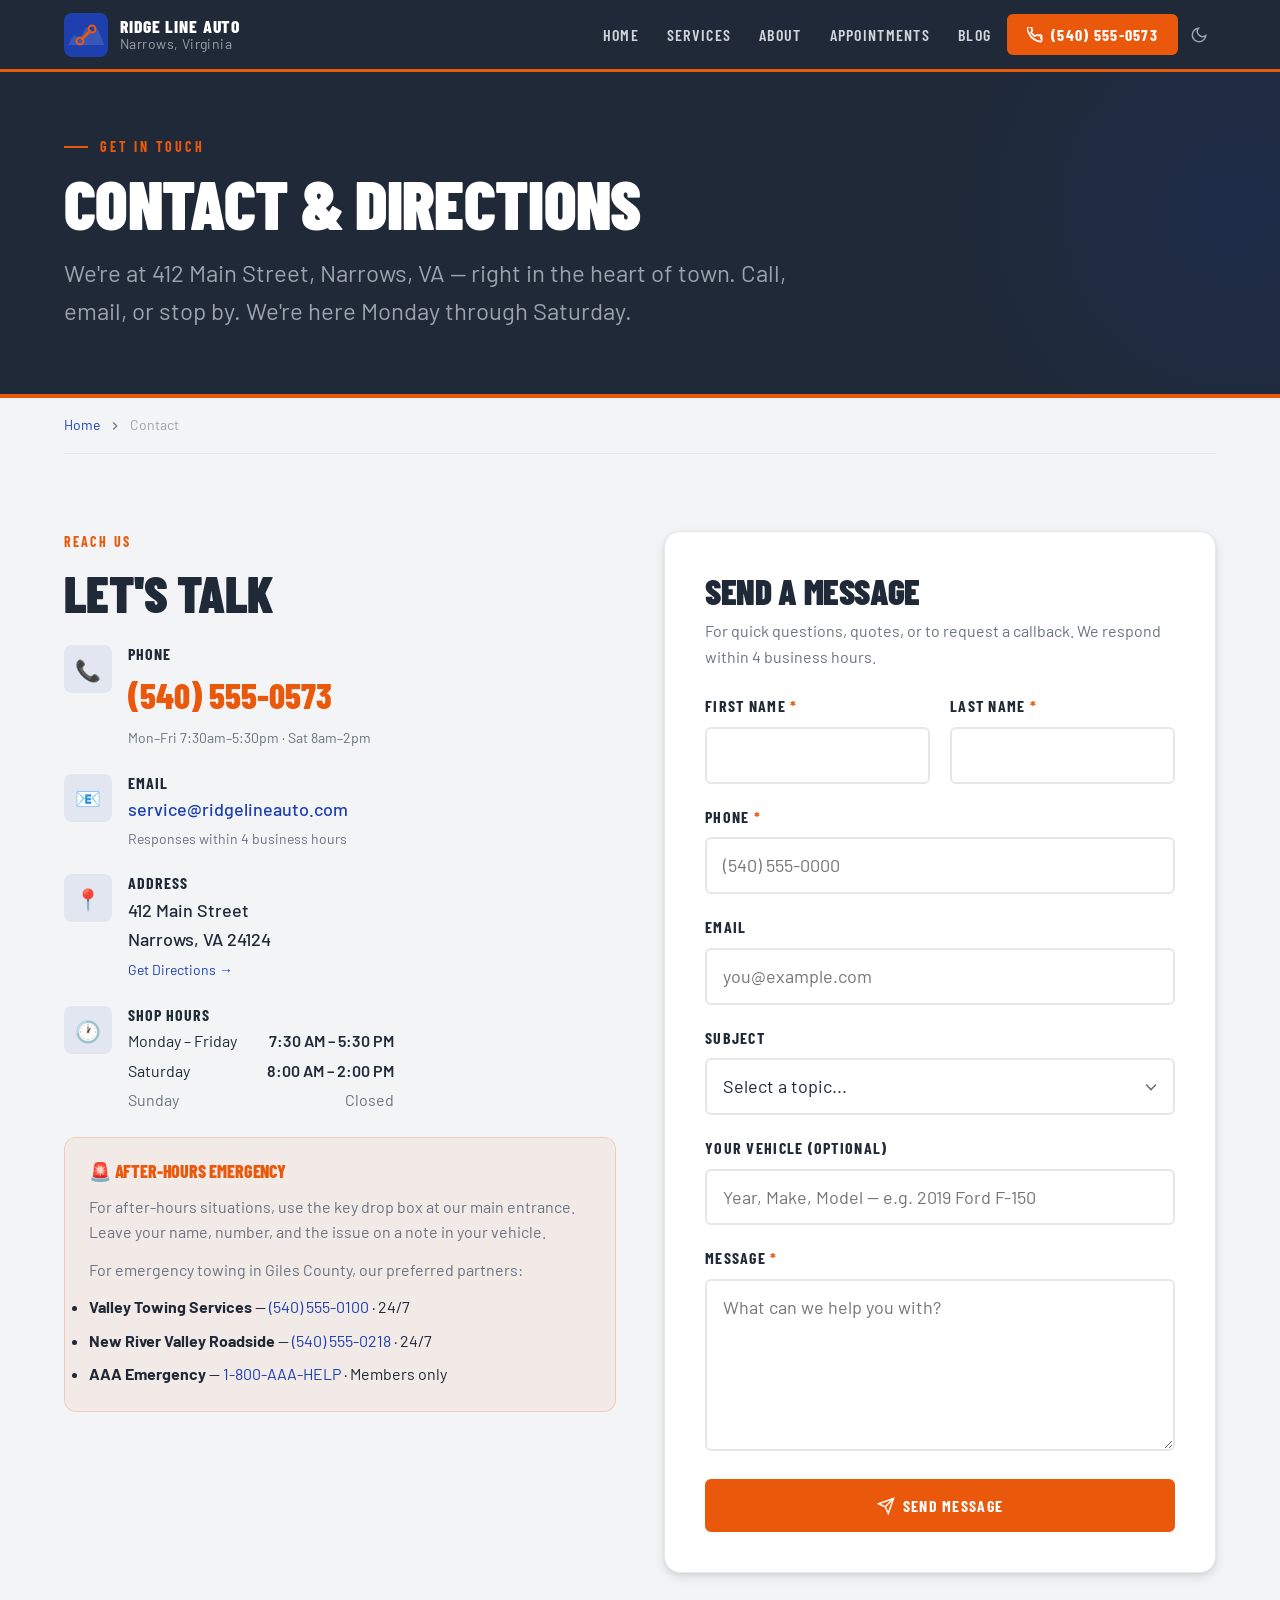
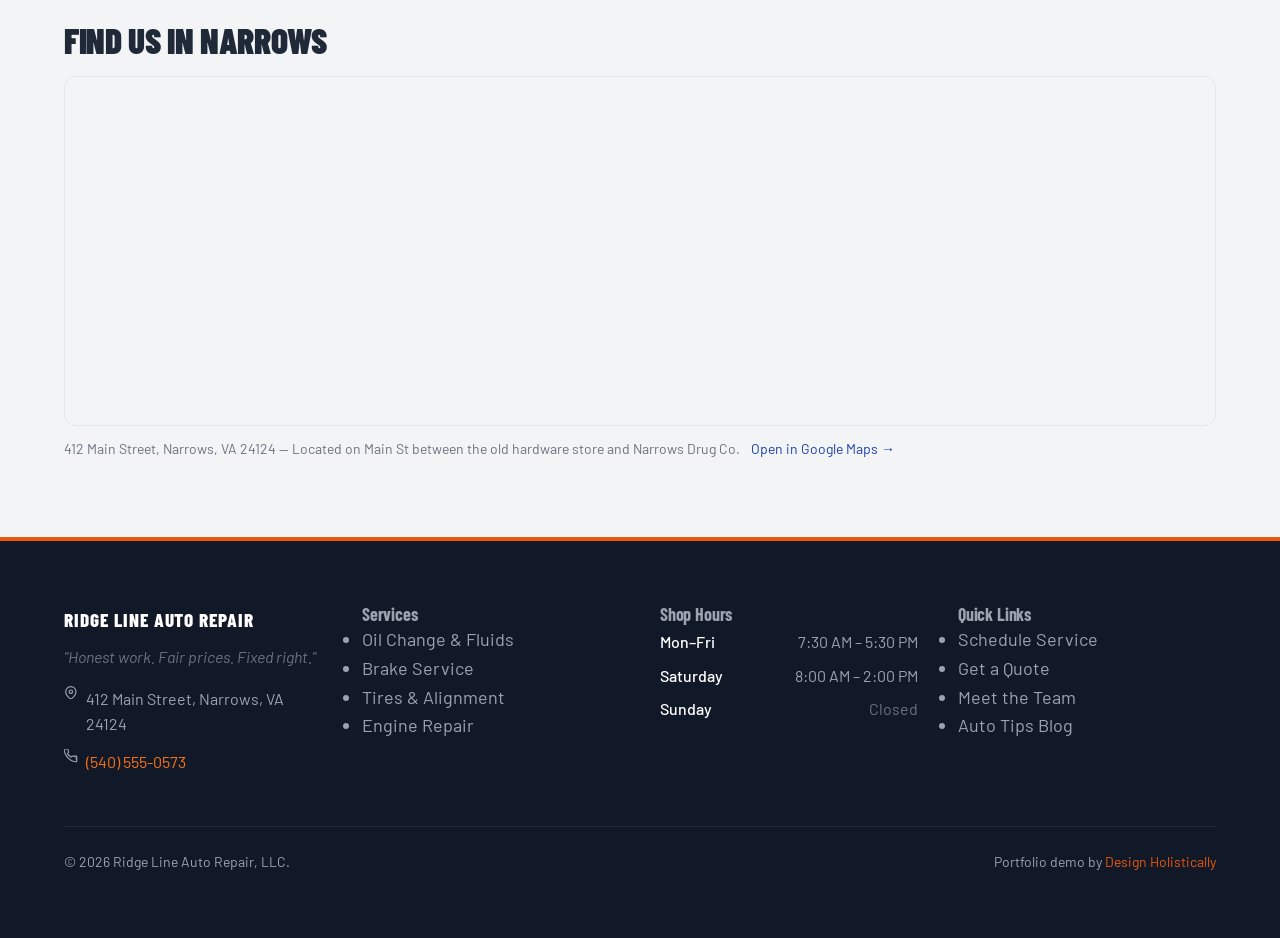
<file: contact.html>
<!DOCTYPE html>
<html lang="en" data-theme="light">
<head>
  <meta charset="UTF-8">
  <meta name="viewport" content="width=device-width, initial-scale=1.0">
  <title>Contact &amp; Directions — Ridge Line Auto Repair | Narrows, VA</title>
  <meta name="description" content="Contact Ridge Line Auto Repair in Narrows, VA. Call (540) 555-0573, email service@ridgelineauto.com, or stop in at 412 Main St. Hours: Mon-Fri 7:30am-5:30pm, Sat 8am-2pm.">
  <link rel="preconnect" href="https://fonts.googleapis.com">
  <link rel="preconnect" href="https://fonts.gstatic.com" crossorigin>
  <link href="https://fonts.googleapis.com/css2?family=Barlow+Condensed:ital,wght@0,400;0,500;0,600;0,700;0,800;0,900;1,700&family=Barlow:ital,wght@0,300;0,400;0,500;0,600;0,700;1,400&display=swap" rel="stylesheet">
  <link rel="stylesheet" href="css/style.css">
  <link rel="icon" href="data:image/svg+xml,<svg xmlns='http://www.w3.org/2000/svg' viewBox='0 0 32 32'><rect width='32' height='32' rx='6' fill='%231E40AF'/><text x='16' y='23' text-anchor='middle' font-family='Arial' font-weight='900' font-size='20' fill='%23EA580C'>R</text></svg>">
</head>
<body>

<nav class="site-nav">
  <div class="container nav-inner">
    <a href="index.html" class="nav-logo"><svg width="44" height="44" viewBox="0 0 44 44" fill="none"><rect width="44" height="44" rx="8" fill="#1E40AF"/><path d="M4 32 L10 22 L16 26 L22 14 L28 20 L34 16 L40 32 Z" fill="rgba(255,255,255,0.12)"/><path d="M18 26 L26 18" stroke="#EA580C" stroke-width="2.5" stroke-linecap="round"/><circle cx="28" cy="16" r="3.5" stroke="#EA580C" stroke-width="2" fill="none"/><circle cx="16" cy="28" r="3.5" stroke="#EA580C" stroke-width="2" fill="none"/><path d="M24 20 L20 24" stroke="#EA580C" stroke-width="2.5" stroke-linecap="round"/></svg>
      <div class="nav-logo-text"><span class="nav-logo-name">Ridge Line Auto</span><span class="nav-logo-tag">Narrows, Virginia</span></div></a>
    <ul class="nav-links" role="list">
      <li><a href="index.html">Home</a></li><li><a href="services.html">Services</a></li><li><a href="about.html">About</a></li><li><a href="appointments.html">Appointments</a></li><li><a href="blog.html">Blog</a></li>
      <li><a href="tel:5405550573" class="nav-cta"><svg width="16" height="16" viewBox="0 0 24 24" fill="none" stroke="currentColor" stroke-width="2.5"><path d="M22 16.92v3a2 2 0 01-2.18 2 19.79 19.79 0 01-8.63-3.07A19.5 19.5 0 013.07 9.81a19.79 19.79 0 01-3.07-8.67A2 2 0 012 0h3a2 2 0 012 1.72 12.84 12.84 0 00.7 2.81 2 2 0 01-.45 2.11L6.09 7.91a16 16 0 006 6l1.27-1.27a2 2 0 012.11-.45 12.84 12.84 0 002.81.7A2 2 0 0122 14h-1v2.92z"/></svg>(540) 555-0573</a></li>
      <li><button data-theme-toggle aria-label="Toggle dark mode" style="color:#9CA3AF;padding:8px;border-radius:6px;transition:color 0.2s"></button></li>
    </ul>
    <button class="nav-toggle" aria-label="Open menu" aria-expanded="false"><span></span><span></span><span></span></button>
  </div>
</nav>
<div class="nav-mobile"><a href="index.html">Home</a><a href="services.html">Services &amp; Pricing</a><a href="about.html">About Us</a><a href="appointments.html">Schedule Service</a><a href="blog.html">Auto Tips Blog</a><a href="contact.html">Contact</a><a href="tel:5405550573" class="mobile-cta">📞 Call (540) 555-0573</a></div>
<a href="tel:5405550573" class="float-call"><svg width="20" height="20" viewBox="0 0 24 24" fill="none" stroke="currentColor" stroke-width="2.5"><path d="M22 16.92v3a2 2 0 01-2.18 2 19.79 19.79 0 01-8.63-3.07A19.5 19.5 0 013.07 9.81a19.79 19.79 0 01-3.07-8.67A2 2 0 012 0h3a2 2 0 012 1.72 12.84 12.84 0 00.7 2.81 2 2 0 01-.45 2.11L6.09 7.91a16 16 0 006 6l1.27-1.27a2 2 0 012.11-.45 12.84 12.84 0 002.81.7A2 2 0 0122 14h-1v2.92z"/></svg>Call Now</a>

<!-- Page Hero -->
<section class="page-hero">
  <div class="container">
    <div class="page-hero-label">Get In Touch</div>
    <h1>Contact &amp; Directions</h1>
    <p>We're at 412 Main Street, Narrows, VA — right in the heart of town. Call, email, or stop by. We're here Monday through Saturday.</p>
  </div>
</section>

<div class="container"><nav class="breadcrumb"><a href="index.html">Home</a><svg width="14" height="14" viewBox="0 0 24 24" fill="none" stroke="currentColor" stroke-width="2"><path d="M9 18l6-6-6-6"/></svg><span aria-current="page">Contact</span></nav></div>

<!-- Contact Grid -->
<section class="section">
  <div class="container">
    <div class="contact-grid">

      <!-- Contact Info -->
      <div>
        <span class="section-label">Reach Us</span>
        <h2 style="font-size:var(--text-2xl);font-weight:900;text-transform:uppercase;margin-bottom:var(--space-6)">Let's Talk</h2>

        <div class="contact-info-item">
          <div class="contact-icon" aria-hidden="true">📞</div>
          <div>
            <h4>Phone</h4>
            <a href="tel:5405550573" style="font-family:var(--font-display);font-size:var(--text-xl);font-weight:800;color:var(--brand-orange)">(540) 555-0573</a>
            <p style="font-size:var(--text-xs);color:var(--color-text-muted);margin-top:4px">Mon–Fri 7:30am–5:30pm · Sat 8am–2pm</p>
          </div>
        </div>

        <div class="contact-info-item">
          <div class="contact-icon" aria-hidden="true">📧</div>
          <div>
            <h4>Email</h4>
            <a href="mailto:service@ridgelineauto.com" style="color:var(--brand-blue);font-weight:500">service@ridgelineauto.com</a>
            <p style="font-size:var(--text-xs);color:var(--color-text-muted);margin-top:4px">Responses within 4 business hours</p>
          </div>
        </div>

        <div class="contact-info-item">
          <div class="contact-icon" aria-hidden="true">📍</div>
          <div>
            <h4>Address</h4>
            <p style="font-weight:500">412 Main Street<br>Narrows, VA 24124</p>
            <a href="https://maps.google.com/?q=412+Main+St+Narrows+VA+24124" target="_blank" rel="noopener" style="font-size:var(--text-xs);color:var(--brand-blue);margin-top:4px;display:inline-block">Get Directions →</a>
          </div>
        </div>

        <div class="contact-info-item">
          <div class="contact-icon" aria-hidden="true">🕐</div>
          <div>
            <h4>Shop Hours</h4>
            <div style="display:grid;gap:var(--space-1);font-size:var(--text-sm)">
              <div style="display:flex;justify-content:space-between;gap:var(--space-8)"><span>Monday – Friday</span><span style="font-weight:600">7:30 AM – 5:30 PM</span></div>
              <div style="display:flex;justify-content:space-between;gap:var(--space-8)"><span>Saturday</span><span style="font-weight:600">8:00 AM – 2:00 PM</span></div>
              <div style="display:flex;justify-content:space-between;gap:var(--space-8);color:var(--color-text-muted)"><span>Sunday</span><span>Closed</span></div>
            </div>
          </div>
        </div>

        <!-- Emergency Contact -->
        <div style="background:rgba(234,88,12,0.06);border:1px solid rgba(234,88,12,0.2);border-radius:var(--radius-xl);padding:var(--space-6);margin-top:var(--space-6)">
          <h4 style="font-family:var(--font-display);font-weight:800;font-size:var(--text-base);text-transform:uppercase;color:var(--brand-orange);margin-bottom:var(--space-3)">🚨 After-Hours Emergency</h4>
          <p style="font-size:var(--text-sm);color:var(--color-text-muted);margin-bottom:var(--space-3)">For after-hours situations, use the key drop box at our main entrance. Leave your name, number, and the issue on a note in your vehicle.</p>
          <p style="font-size:var(--text-sm);color:var(--color-text-muted)">For emergency towing in Giles County, our preferred partners:</p>
          <ul style="margin-top:var(--space-3);display:flex;flex-direction:column;gap:var(--space-2);font-size:var(--text-sm)">
            <li><strong>Valley Towing Services</strong> — <a href="tel:5405550100" style="color:var(--brand-blue)">(540) 555-0100</a> · 24/7</li>
            <li><strong>New River Valley Roadside</strong> — <a href="tel:5405550218" style="color:var(--brand-blue)">(540) 555-0218</a> · 24/7</li>
            <li><strong>AAA Emergency</strong> — <a href="tel:8004228228" style="color:var(--brand-blue)">1-800-AAA-HELP</a> · Members only</li>
          </ul>
        </div>
      </div>

      <!-- Contact Form -->
      <div>
        <div style="background:var(--color-surface);border:1px solid var(--color-border);border-radius:var(--radius-2xl);padding:clamp(var(--space-8),4vw,var(--space-10));box-shadow:var(--shadow-md)">
          <h3 style="font-family:var(--font-display);font-size:var(--text-xl);font-weight:900;text-transform:uppercase;margin-bottom:var(--space-2)">Send a Message</h3>
          <p style="font-size:var(--text-sm);color:var(--color-text-muted);margin-bottom:var(--space-6)">For quick questions, quotes, or to request a callback. We respond within 4 business hours.</p>

          <form id="contact-form" novalidate>
            <div class="form-row">
              <div class="form-group">
                <label class="form-label" for="c-fname">First Name <span class="required">*</span></label>
                <input class="form-input" type="text" id="c-fname" required>
              </div>
              <div class="form-group">
                <label class="form-label" for="c-lname">Last Name <span class="required">*</span></label>
                <input class="form-input" type="text" id="c-lname" required>
              </div>
            </div>
            <div class="form-group">
              <label class="form-label" for="c-phone">Phone <span class="required">*</span></label>
              <input class="form-input" type="tel" id="c-phone" placeholder="(540) 555-0000" required>
            </div>
            <div class="form-group">
              <label class="form-label" for="c-email">Email</label>
              <input class="form-input" type="email" id="c-email" placeholder="you@example.com">
            </div>
            <div class="form-group">
              <label class="form-label" for="c-subject">Subject</label>
              <select class="form-select" id="c-subject">
                <option value="">Select a topic...</option>
                <option>Request a quote</option>
                <option>Schedule a service</option>
                <option>Question about my vehicle</option>
                <option>Question about a repair</option>
                <option>Parts availability</option>
                <option>Warranty / previous repair follow-up</option>
                <option>Other</option>
              </select>
            </div>
            <div class="form-group">
              <label class="form-label" for="c-vehicle">Your Vehicle (optional)</label>
              <input class="form-input" type="text" id="c-vehicle" placeholder="Year, Make, Model — e.g. 2019 Ford F-150">
            </div>
            <div class="form-group">
              <label class="form-label" for="c-message">Message <span class="required">*</span></label>
              <textarea class="form-textarea" id="c-message" rows="5" placeholder="What can we help you with?" required></textarea>
            </div>
            <button type="submit" class="btn btn-primary" style="width:100%;justify-content:center">
              <svg width="18" height="18" viewBox="0 0 24 24" fill="none" stroke="currentColor" stroke-width="2" aria-hidden="true"><line x1="22" y1="2" x2="11" y2="13"/><polygon points="22 2 15 22 11 13 2 9 22 2"/></svg>
              Send Message
            </button>
          </form>

          <!-- Success State -->
          <div id="contact-success" class="hidden" style="text-align:center;padding:var(--space-8)">
            <div style="font-size:3rem;margin-bottom:var(--space-4)" aria-hidden="true">✅</div>
            <h3 style="font-family:var(--font-display);font-size:var(--text-xl);font-weight:900;text-transform:uppercase;margin-bottom:var(--space-3)">Message Sent!</h3>
            <p style="color:var(--color-text-muted);margin-bottom:var(--space-6)">We'll get back to you within 4 business hours. If it's urgent, call us directly at <a href="tel:5405550573" style="color:var(--brand-orange)">(540) 555-0573</a>.</p>
            <button class="btn btn-outline" onclick="resetContact()">Send Another Message</button>
          </div>
        </div>
      </div>
    </div>

    <!-- Map -->
    <div style="margin-top:var(--space-12)">
      <h3 style="font-family:var(--font-display);font-size:var(--text-xl);font-weight:900;text-transform:uppercase;margin-bottom:var(--space-4)">Find Us in Narrows</h3>
      <div class="map-frame">
        <iframe
          src="https://www.openstreetmap.org/export/embed.html?bbox=-80.82,-37.34,-80.78,-37.32&layer=mapnik&marker=-37.330,-80.813"
          allowfullscreen
          loading="lazy"
          title="Ridge Line Auto Repair location in Narrows, VA on OpenStreetMap"
          referrerpolicy="no-referrer-when-downgrade">
        </iframe>
      </div>
      <div style="margin-top:var(--space-3);font-size:var(--text-xs);color:var(--color-text-muted)">
        412 Main Street, Narrows, VA 24124 — Located on Main St between the old hardware store and Narrows Drug Co.
        <a href="https://maps.google.com/?q=412+Main+St+Narrows+VA+24124" target="_blank" rel="noopener" style="color:var(--brand-blue);margin-left:var(--space-2)">Open in Google Maps →</a>
      </div>
    </div>

  </div>
</section>

<!-- Footer -->
<footer class="site-footer">
  <div class="container">
    <div class="footer-grid">
      <div class="footer-brand"><span class="nav-logo-name" style="display:block;margin-bottom:8px">Ridge Line Auto Repair</span><p class="footer-tagline">"Honest work. Fair prices. Fixed right."</p><div class="footer-contact-item"><svg width="14" height="14" viewBox="0 0 24 24" fill="none" stroke="currentColor" stroke-width="2"><path d="M21 10c0 7-9 13-9 13s-9-6-9-13a9 9 0 0118 0z"/><circle cx="12" cy="10" r="3"/></svg><span>412 Main Street, Narrows, VA 24124</span></div><div class="footer-contact-item"><svg width="14" height="14" viewBox="0 0 24 24" fill="none" stroke="currentColor" stroke-width="2"><path d="M22 16.92v3a2 2 0 01-2.18 2 19.79 19.79 0 01-8.63-3.07A19.5 19.5 0 013.07 9.81a19.79 19.79 0 01-3.07-8.67A2 2 0 012 0h3a2 2 0 012 1.72 12.84 12.84 0 00.7 2.81 2 2 0 01-.45 2.11L6.09 7.91a16 16 0 006 6l1.27-1.27a2 2 0 012.11-.45 12.84 12.84 0 002.81.7A2 2 0 0122 14h-1v2.92z"/></svg><a href="tel:5405550573">(540) 555-0573</a></div></div>
      <nav><h4>Services</h4><ul><li><a href="services.html#oil-change">Oil Change & Fluids</a></li><li><a href="services.html#brakes">Brake Service</a></li><li><a href="services.html#tires">Tires & Alignment</a></li><li><a href="services.html#engine">Engine Repair</a></li></ul></nav>
      <div><h4>Shop Hours</h4><div class="footer-hours-row"><span>Mon–Fri</span><span>7:30 AM – 5:30 PM</span></div><div class="footer-hours-row"><span>Saturday</span><span>8:00 AM – 2:00 PM</span></div><div class="footer-hours-row" style="color:#6B7280"><span>Sunday</span><span>Closed</span></div></div>
      <nav><h4>Quick Links</h4><ul><li><a href="appointments.html">Schedule Service</a></li><li><a href="contact.html">Get a Quote</a></li><li><a href="about.html">Meet the Team</a></li><li><a href="blog.html">Auto Tips Blog</a></li></ul></nav>
    </div>
    <div class="footer-bottom"><div>© 2026 Ridge Line Auto Repair, LLC.</div><div>Portfolio demo by <a href="https://designholistically.com" style="color:var(--brand-orange)">Design Holistically</a></div></div>
  </div>
</footer>

<script src="js/main.js"></script>
<script>
document.getElementById('contact-form').addEventListener('submit', function(e) {
  e.preventDefault();
  const fname = document.getElementById('c-fname').value.trim();
  const lname = document.getElementById('c-lname').value.trim();
  const phone = document.getElementById('c-phone').value.trim();
  const msg = document.getElementById('c-message').value.trim();
  if (!fname || !lname || !phone || !msg) {
    alert('Please fill in the required fields (marked with *).');
    return;
  }
  document.getElementById('contact-form').classList.add('hidden');
  document.getElementById('contact-success').classList.remove('hidden');
});

function resetContact() {
  document.getElementById('contact-form').classList.remove('hidden');
  document.getElementById('contact-success').classList.add('hidden');
  document.getElementById('contact-form').reset();
}
</script>
</body>
</html>
</file>
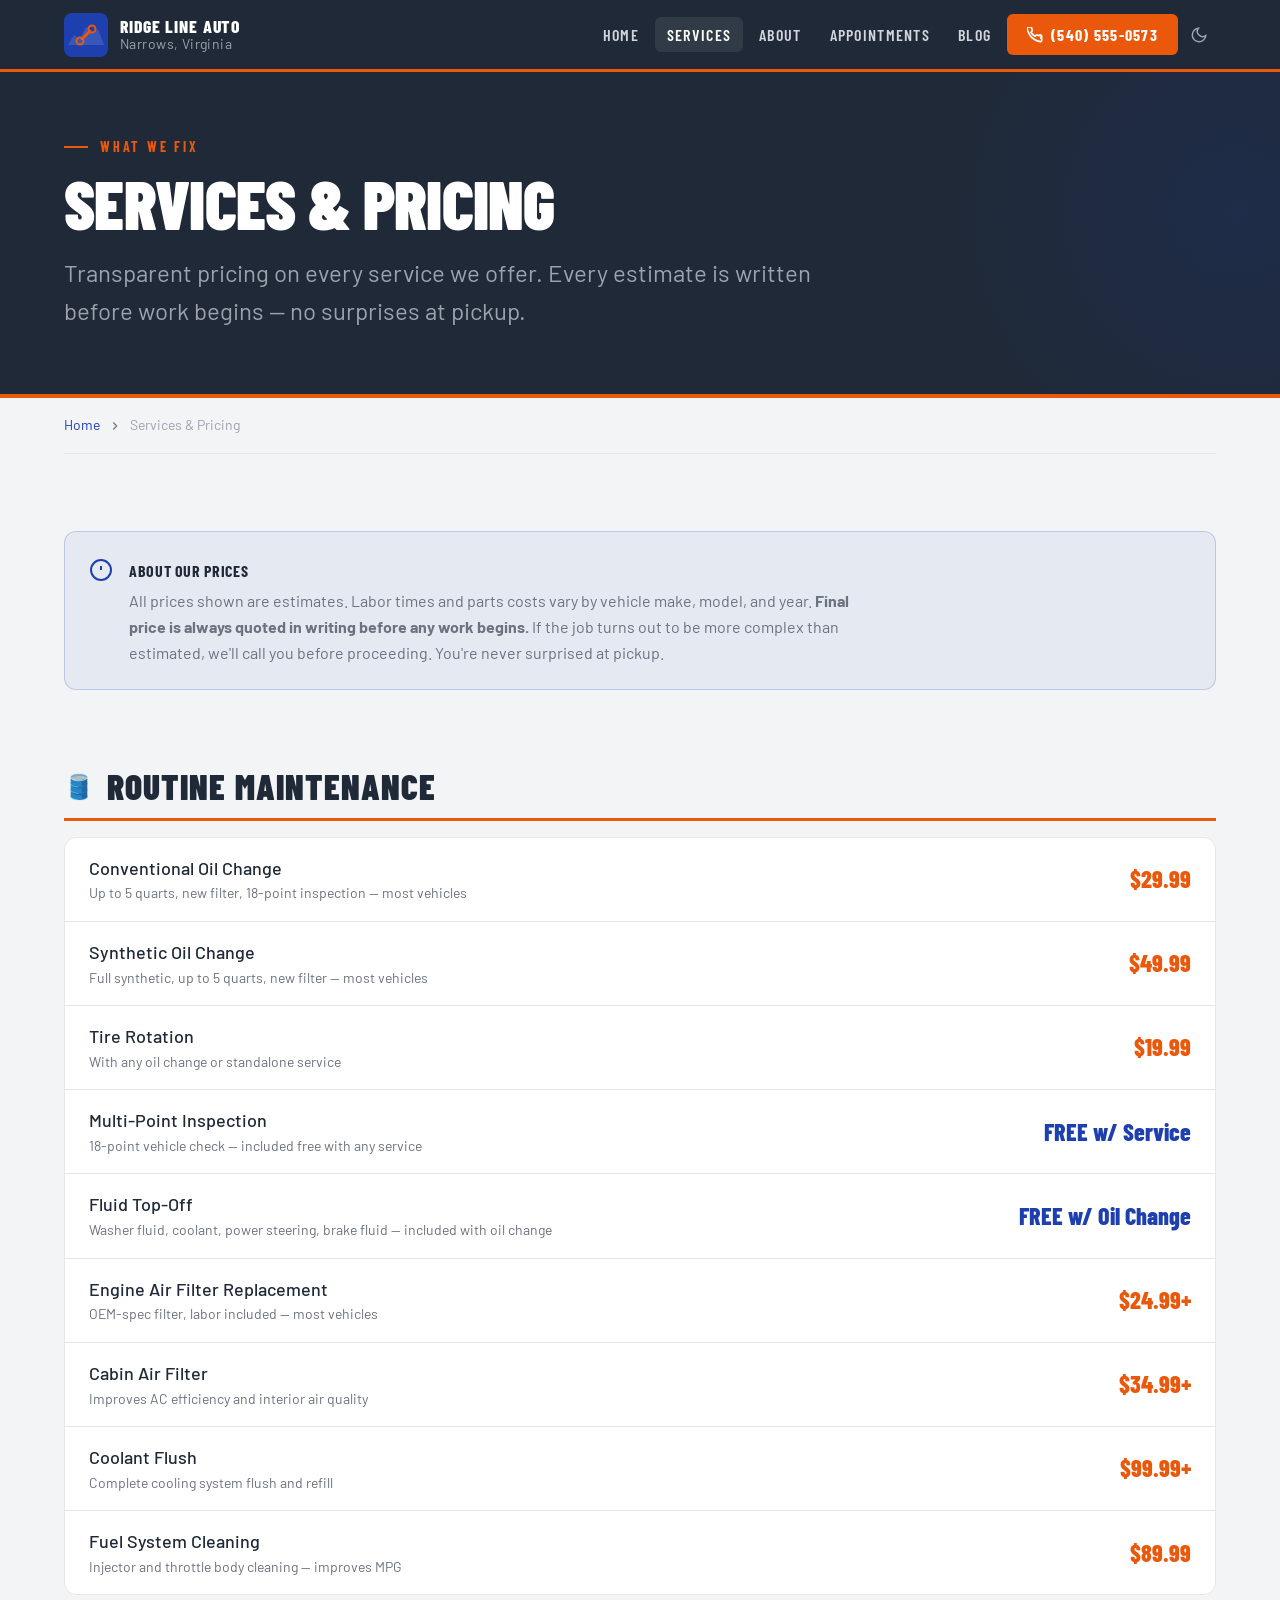
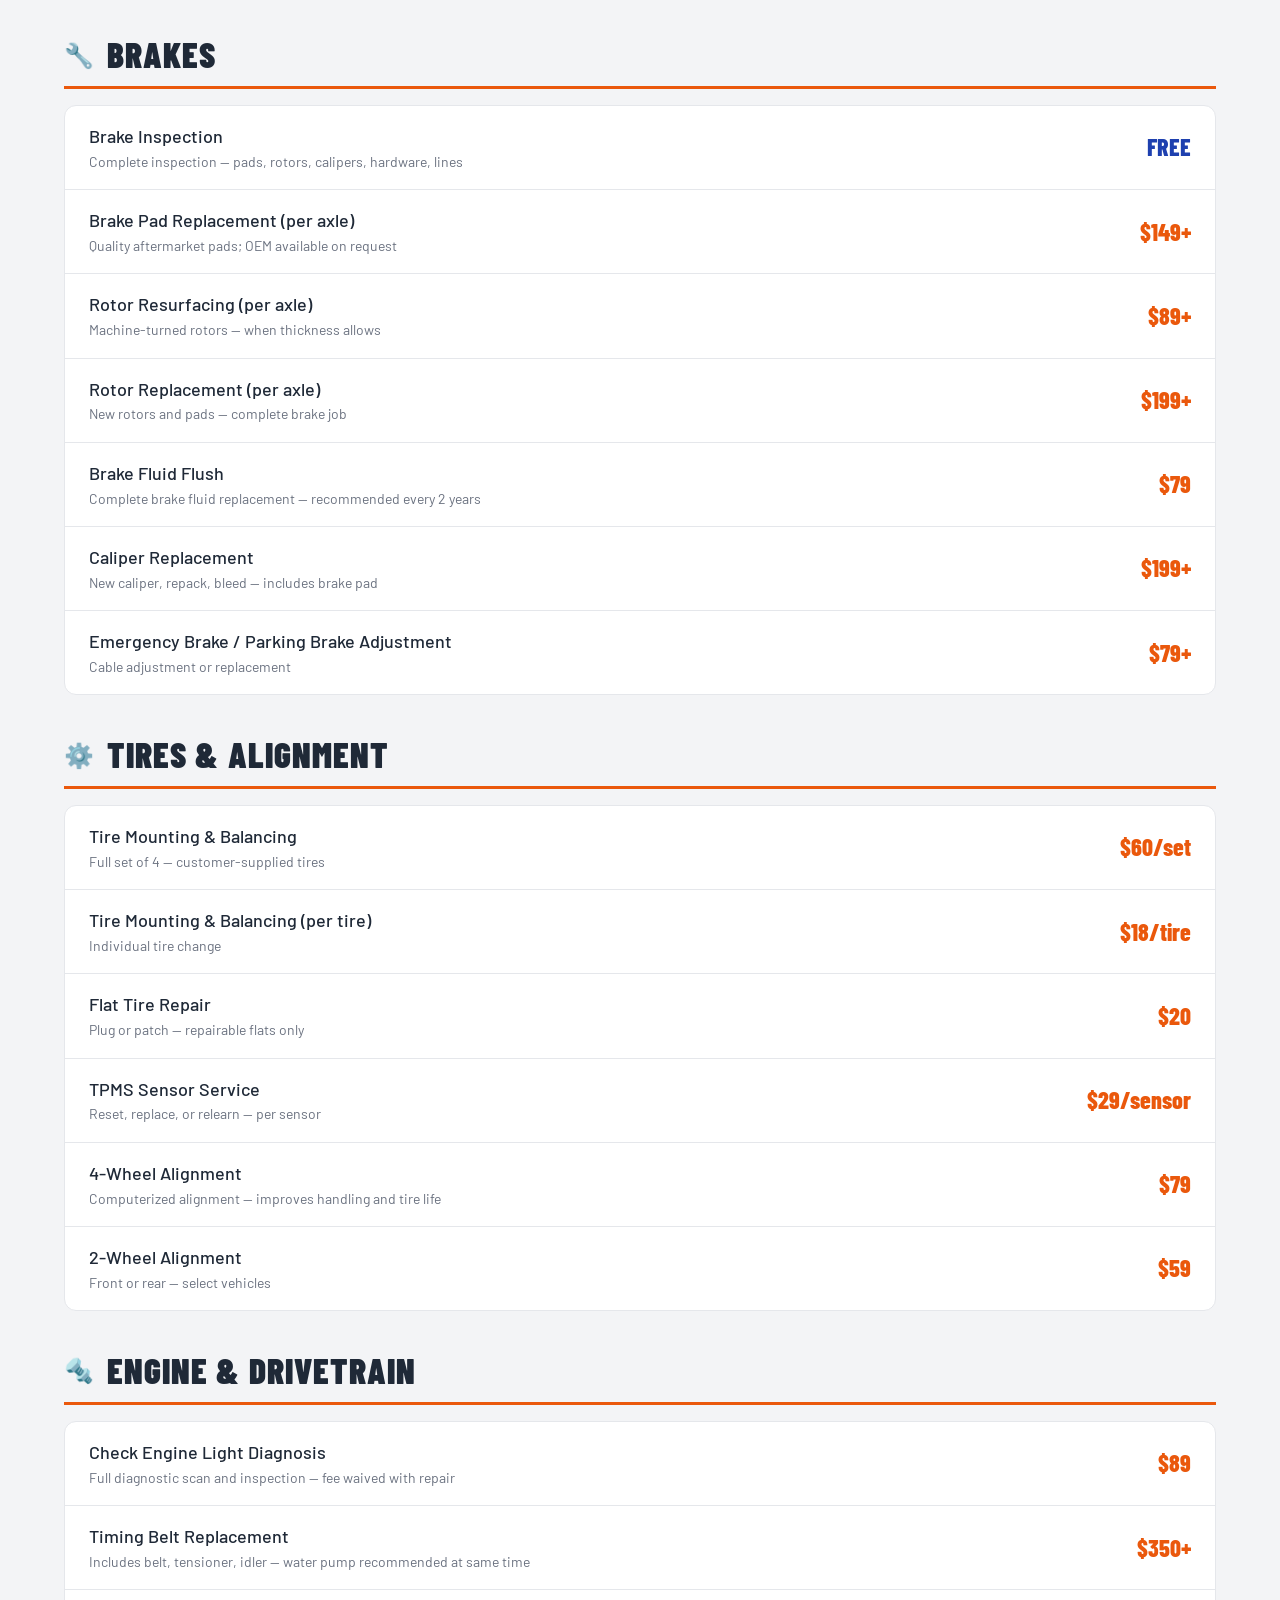
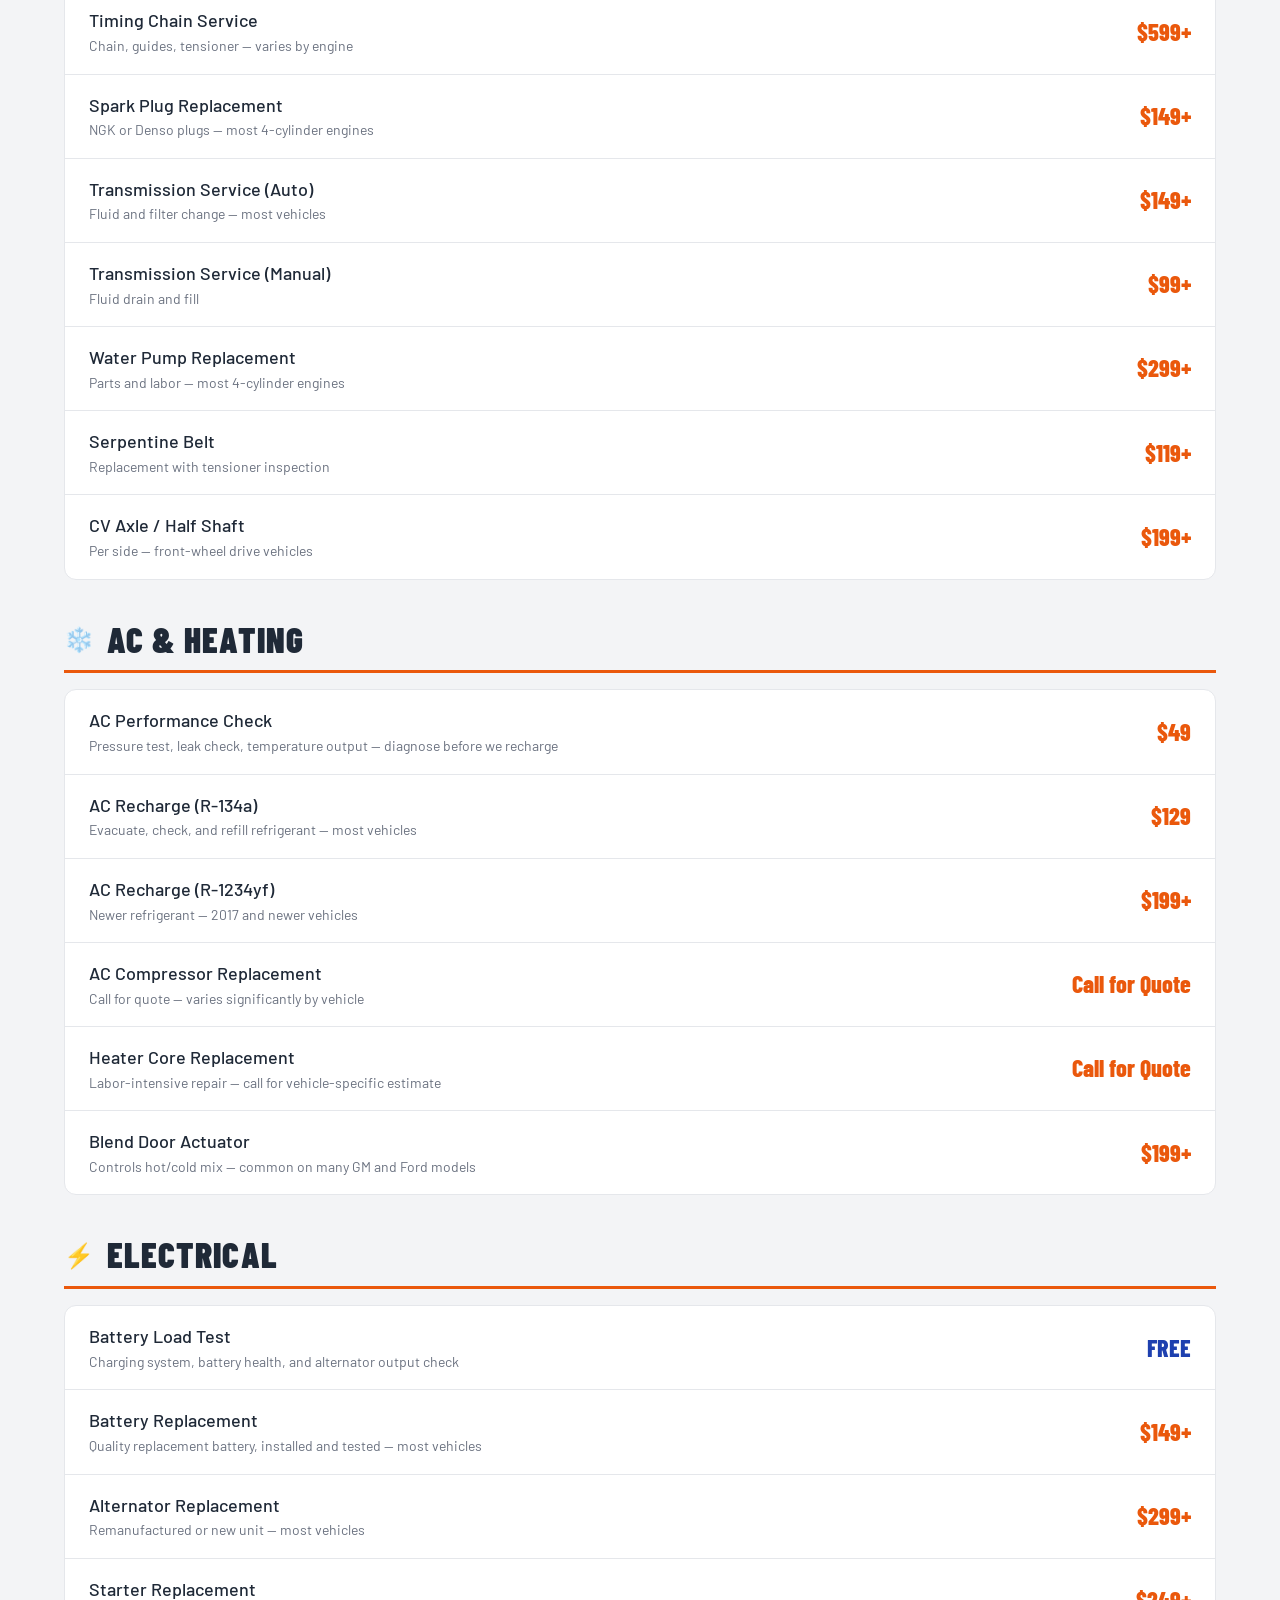
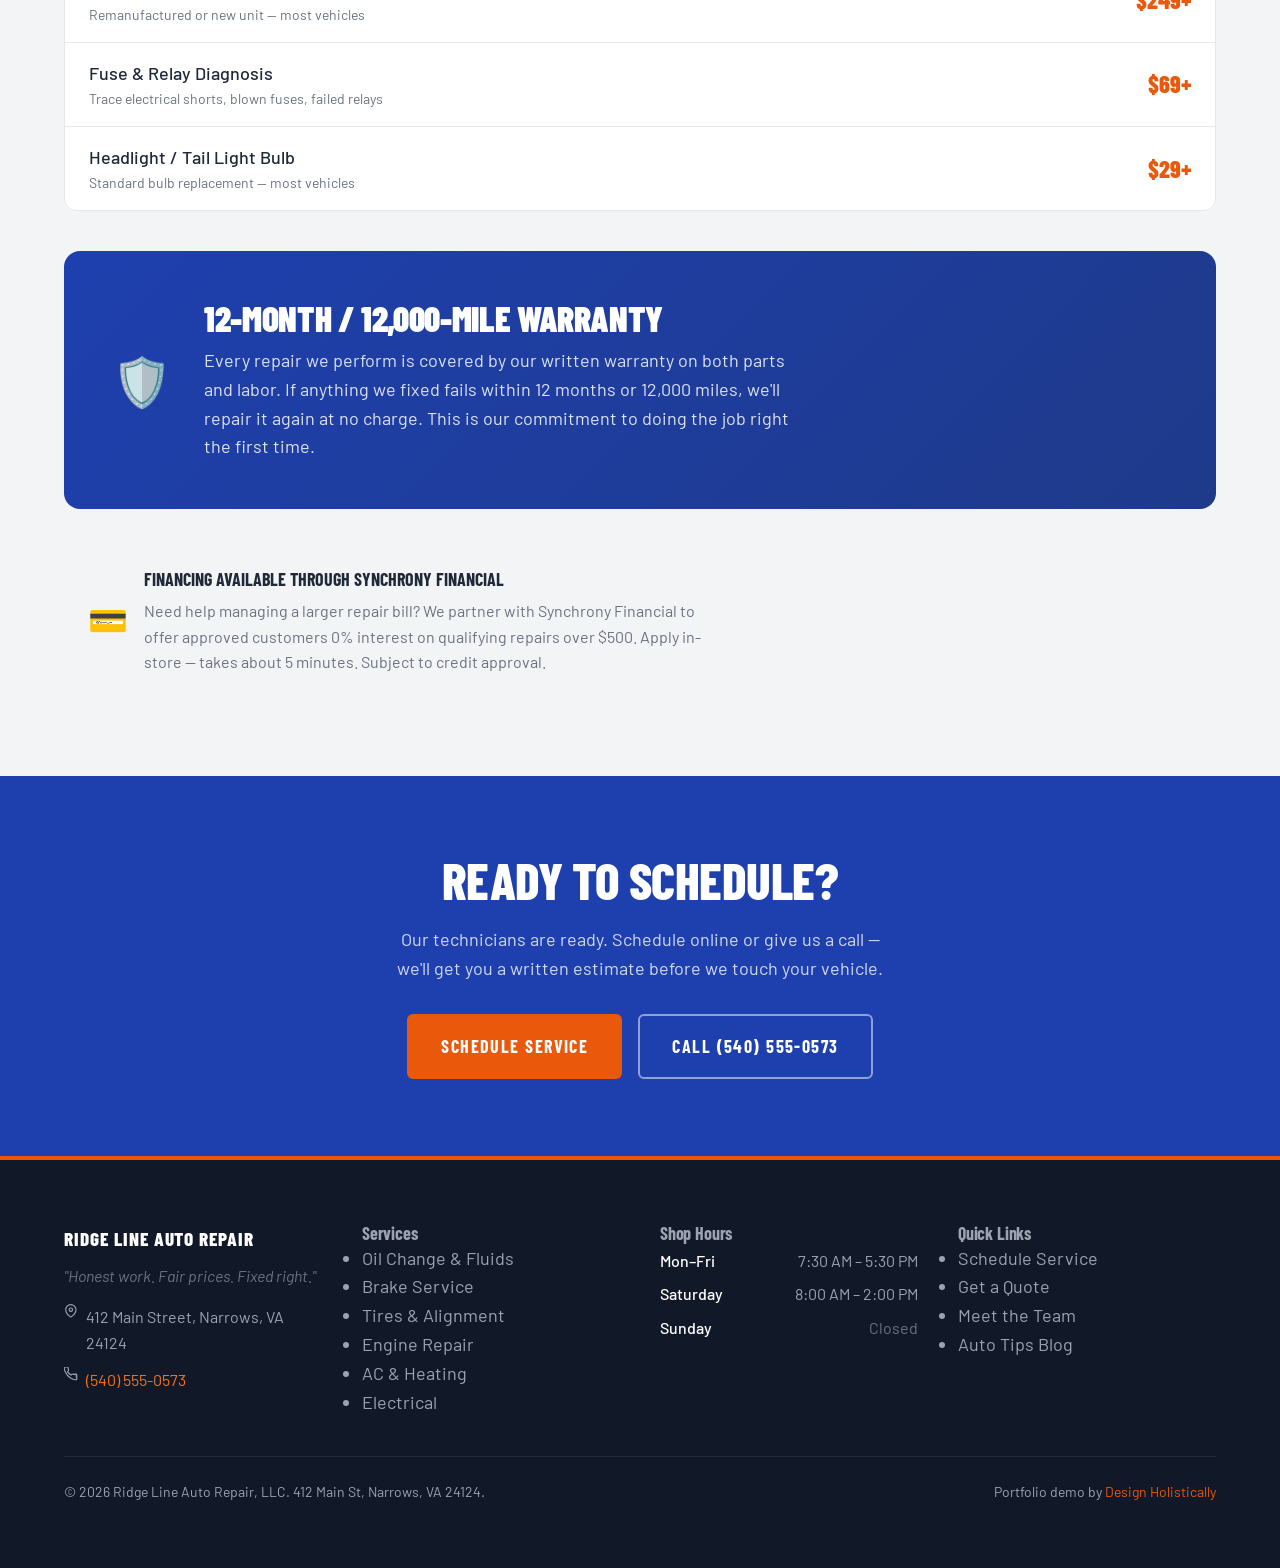
<file: services.html>
<!DOCTYPE html>
<html lang="en" data-theme="light">
<head>
  <meta charset="UTF-8">
  <meta name="viewport" content="width=device-width, initial-scale=1.0">
  <title>Services &amp; Pricing — Ridge Line Auto Repair | Narrows, VA</title>
  <meta name="description" content="Full pricing list for auto repair services in Narrows, VA. Oil changes from $29.99, free brake inspections, alignments, engine work and more. ASE-certified shop.">
  <link rel="preconnect" href="https://fonts.googleapis.com">
  <link rel="preconnect" href="https://fonts.gstatic.com" crossorigin>
  <link href="https://fonts.googleapis.com/css2?family=Barlow+Condensed:ital,wght@0,400;0,500;0,600;0,700;0,800;0,900;1,700&family=Barlow:ital,wght@0,300;0,400;0,500;0,600;0,700;1,400&display=swap" rel="stylesheet">
  <link rel="stylesheet" href="css/style.css">
  <link rel="icon" href="data:image/svg+xml,<svg xmlns='http://www.w3.org/2000/svg' viewBox='0 0 32 32'><rect width='32' height='32' rx='6' fill='%231E40AF'/><text x='16' y='23' text-anchor='middle' font-family='Arial' font-weight='900' font-size='20' fill='%23EA580C'>R</text></svg>">
</head>
<body>

<nav class="site-nav" aria-label="Main navigation">
  <div class="container nav-inner">
    <a href="index.html" class="nav-logo" aria-label="Ridge Line Auto Repair Home">
      <svg width="44" height="44" viewBox="0 0 44 44" fill="none" aria-hidden="true">
        <rect width="44" height="44" rx="8" fill="#1E40AF"/>
        <path d="M4 32 L10 22 L16 26 L22 14 L28 20 L34 16 L40 32 Z" fill="rgba(255,255,255,0.12)"/>
        <path d="M18 26 L26 18" stroke="#EA580C" stroke-width="2.5" stroke-linecap="round"/>
        <circle cx="28" cy="16" r="3.5" stroke="#EA580C" stroke-width="2" fill="none"/>
        <circle cx="16" cy="28" r="3.5" stroke="#EA580C" stroke-width="2" fill="none"/>
        <path d="M24 20 L20 24" stroke="#EA580C" stroke-width="2.5" stroke-linecap="round"/>
      </svg>
      <div class="nav-logo-text">
        <span class="nav-logo-name">Ridge Line Auto</span>
        <span class="nav-logo-tag">Narrows, Virginia</span>
      </div>
    </a>
    <ul class="nav-links" role="list">
      <li><a href="index.html">Home</a></li>
      <li><a href="services.html" class="active">Services</a></li>
      <li><a href="about.html">About</a></li>
      <li><a href="appointments.html">Appointments</a></li>
      <li><a href="blog.html">Blog</a></li>
      <li><a href="tel:5405550573" class="nav-cta">
        <svg width="16" height="16" viewBox="0 0 24 24" fill="none" stroke="currentColor" stroke-width="2.5" aria-hidden="true"><path d="M22 16.92v3a2 2 0 01-2.18 2 19.79 19.79 0 01-8.63-3.07A19.5 19.5 0 013.07 9.81a19.79 19.79 0 01-3.07-8.67A2 2 0 012 0h3a2 2 0 012 1.72 12.84 12.84 0 00.7 2.81 2 2 0 01-.45 2.11L6.09 7.91a16 16 0 006 6l1.27-1.27a2 2 0 012.11-.45 12.84 12.84 0 002.81.7A2 2 0 0122 14h-1v2.92z"/></svg>
        (540) 555-0573
      </a></li>
      <li><button data-theme-toggle aria-label="Toggle dark mode" style="color:#9CA3AF;padding:8px;border-radius:6px;transition:color 0.2s"></button></li>
    </ul>
    <button class="nav-toggle" aria-label="Open menu" aria-expanded="false"><span></span><span></span><span></span></button>
  </div>
</nav>
<div class="nav-mobile" aria-label="Mobile navigation">
  <a href="index.html">Home</a>
  <a href="services.html">Services &amp; Pricing</a>
  <a href="about.html">About Us</a>
  <a href="appointments.html">Schedule Service</a>
  <a href="blog.html">Auto Tips Blog</a>
  <a href="contact.html">Contact</a>
  <a href="tel:5405550573" class="mobile-cta">📞 Call (540) 555-0573</a>
</div>
<a href="tel:5405550573" class="float-call" aria-label="Call Ridge Line Auto Repair">
  <svg width="20" height="20" viewBox="0 0 24 24" fill="none" stroke="currentColor" stroke-width="2.5" aria-hidden="true"><path d="M22 16.92v3a2 2 0 01-2.18 2 19.79 19.79 0 01-8.63-3.07A19.5 19.5 0 013.07 9.81a19.79 19.79 0 01-3.07-8.67A2 2 0 012 0h3a2 2 0 012 1.72 12.84 12.84 0 00.7 2.81 2 2 0 01-.45 2.11L6.09 7.91a16 16 0 006 6l1.27-1.27a2 2 0 012.11-.45 12.84 12.84 0 002.81.7A2 2 0 0122 14h-1v2.92z"/></svg>
  Call Now
</a>

<!-- Page Hero -->
<section class="page-hero">
  <div class="container">
    <div class="page-hero-label">What We Fix</div>
    <h1>Services &amp; Pricing</h1>
    <p>Transparent pricing on every service we offer. Every estimate is written before work begins — no surprises at pickup.</p>
  </div>
</section>

<!-- Breadcrumb -->
<div class="container">
  <nav class="breadcrumb" aria-label="Breadcrumb">
    <a href="index.html">Home</a>
    <svg width="14" height="14" viewBox="0 0 24 24" fill="none" stroke="currentColor" stroke-width="2" aria-hidden="true"><path d="M9 18l6-6-6-6"/></svg>
    <span aria-current="page">Services &amp; Pricing</span>
  </nav>
</div>

<!-- Estimate Disclaimer -->
<section class="section" style="padding-bottom:0">
  <div class="container">
    <div style="background:rgba(30,64,175,0.06);border:1px solid rgba(30,64,175,0.2);border-radius:var(--radius-xl);padding:var(--space-6);display:flex;gap:var(--space-4);align-items:flex-start">
      <svg width="24" height="24" viewBox="0 0 24 24" fill="none" stroke="#1E40AF" stroke-width="2" flex-shrink="0" aria-hidden="true" style="flex-shrink:0;margin-top:2px"><circle cx="12" cy="12" r="10"/><line x1="12" y1="8" x2="12" y2="12"/><line x1="12" y1="16" x2="12.01" y2="16"/></svg>
      <div>
        <strong style="font-family:var(--font-display);text-transform:uppercase;letter-spacing:0.04em;font-size:var(--text-sm)">About Our Prices</strong>
        <p style="font-size:var(--text-sm);color:var(--color-text-muted);margin-top:var(--space-1);max-width:80ch">All prices shown are estimates. Labor times and parts costs vary by vehicle make, model, and year. <strong>Final price is always quoted in writing before any work begins.</strong> If the job turns out to be more complex than estimated, we'll call you before proceeding. You're never surprised at pickup.</p>
      </div>
    </div>
  </div>
</section>

<!-- Services & Pricing -->
<section class="section" id="pricing">
  <div class="container">

    <!-- Routine Maintenance -->
    <div class="pricing-category reveal" id="oil-change">
      <h2 class="pricing-category-title"><span>🛢️</span> Routine Maintenance</h2>
      <div class="pricing-table">
        <div class="pricing-row">
          <div>
            <div class="pricing-service">Conventional Oil Change</div>
            <div class="pricing-detail">Up to 5 quarts, new filter, 18-point inspection — most vehicles</div>
          </div>
          <div class="pricing-price">$29.99</div>
        </div>
        <div class="pricing-row">
          <div>
            <div class="pricing-service">Synthetic Oil Change</div>
            <div class="pricing-detail">Full synthetic, up to 5 quarts, new filter — most vehicles</div>
          </div>
          <div class="pricing-price">$49.99</div>
        </div>
        <div class="pricing-row">
          <div>
            <div class="pricing-service">Tire Rotation</div>
            <div class="pricing-detail">With any oil change or standalone service</div>
          </div>
          <div class="pricing-price">$19.99</div>
        </div>
        <div class="pricing-row">
          <div>
            <div class="pricing-service">Multi-Point Inspection</div>
            <div class="pricing-detail">18-point vehicle check — included free with any service</div>
          </div>
          <div class="pricing-price" style="color:var(--brand-blue)">FREE w/ Service</div>
        </div>
        <div class="pricing-row">
          <div>
            <div class="pricing-service">Fluid Top-Off</div>
            <div class="pricing-detail">Washer fluid, coolant, power steering, brake fluid — included with oil change</div>
          </div>
          <div class="pricing-price" style="color:var(--brand-blue)">FREE w/ Oil Change</div>
        </div>
        <div class="pricing-row">
          <div>
            <div class="pricing-service">Engine Air Filter Replacement</div>
            <div class="pricing-detail">OEM-spec filter, labor included — most vehicles</div>
          </div>
          <div class="pricing-price">$24.99+</div>
        </div>
        <div class="pricing-row">
          <div>
            <div class="pricing-service">Cabin Air Filter</div>
            <div class="pricing-detail">Improves AC efficiency and interior air quality</div>
          </div>
          <div class="pricing-price">$34.99+</div>
        </div>
        <div class="pricing-row">
          <div>
            <div class="pricing-service">Coolant Flush</div>
            <div class="pricing-detail">Complete cooling system flush and refill</div>
          </div>
          <div class="pricing-price">$99.99+</div>
        </div>
        <div class="pricing-row">
          <div>
            <div class="pricing-service">Fuel System Cleaning</div>
            <div class="pricing-detail">Injector and throttle body cleaning — improves MPG</div>
          </div>
          <div class="pricing-price">$89.99</div>
        </div>
      </div>
    </div>

    <!-- Brakes -->
    <div class="pricing-category reveal" id="brakes">
      <h2 class="pricing-category-title"><span>🔧</span> Brakes</h2>
      <div class="pricing-table">
        <div class="pricing-row">
          <div>
            <div class="pricing-service">Brake Inspection</div>
            <div class="pricing-detail">Complete inspection — pads, rotors, calipers, hardware, lines</div>
          </div>
          <div class="pricing-price" style="color:var(--brand-blue)">FREE</div>
        </div>
        <div class="pricing-row">
          <div>
            <div class="pricing-service">Brake Pad Replacement (per axle)</div>
            <div class="pricing-detail">Quality aftermarket pads; OEM available on request</div>
          </div>
          <div class="pricing-price">$149+</div>
        </div>
        <div class="pricing-row">
          <div>
            <div class="pricing-service">Rotor Resurfacing (per axle)</div>
            <div class="pricing-detail">Machine-turned rotors — when thickness allows</div>
          </div>
          <div class="pricing-price">$89+</div>
        </div>
        <div class="pricing-row">
          <div>
            <div class="pricing-service">Rotor Replacement (per axle)</div>
            <div class="pricing-detail">New rotors and pads — complete brake job</div>
          </div>
          <div class="pricing-price">$199+</div>
        </div>
        <div class="pricing-row">
          <div>
            <div class="pricing-service">Brake Fluid Flush</div>
            <div class="pricing-detail">Complete brake fluid replacement — recommended every 2 years</div>
          </div>
          <div class="pricing-price">$79</div>
        </div>
        <div class="pricing-row">
          <div>
            <div class="pricing-service">Caliper Replacement</div>
            <div class="pricing-detail">New caliper, repack, bleed — includes brake pad</div>
          </div>
          <div class="pricing-price">$199+</div>
        </div>
        <div class="pricing-row">
          <div>
            <div class="pricing-service">Emergency Brake / Parking Brake Adjustment</div>
            <div class="pricing-detail">Cable adjustment or replacement</div>
          </div>
          <div class="pricing-price">$79+</div>
        </div>
      </div>
    </div>

    <!-- Tires -->
    <div class="pricing-category reveal" id="tires">
      <h2 class="pricing-category-title"><span>⚙️</span> Tires &amp; Alignment</h2>
      <div class="pricing-table">
        <div class="pricing-row">
          <div>
            <div class="pricing-service">Tire Mounting &amp; Balancing</div>
            <div class="pricing-detail">Full set of 4 — customer-supplied tires</div>
          </div>
          <div class="pricing-price">$60/set</div>
        </div>
        <div class="pricing-row">
          <div>
            <div class="pricing-service">Tire Mounting &amp; Balancing (per tire)</div>
            <div class="pricing-detail">Individual tire change</div>
          </div>
          <div class="pricing-price">$18/tire</div>
        </div>
        <div class="pricing-row">
          <div>
            <div class="pricing-service">Flat Tire Repair</div>
            <div class="pricing-detail">Plug or patch — repairable flats only</div>
          </div>
          <div class="pricing-price">$20</div>
        </div>
        <div class="pricing-row">
          <div>
            <div class="pricing-service">TPMS Sensor Service</div>
            <div class="pricing-detail">Reset, replace, or relearn — per sensor</div>
          </div>
          <div class="pricing-price">$29/sensor</div>
        </div>
        <div class="pricing-row">
          <div>
            <div class="pricing-service">4-Wheel Alignment</div>
            <div class="pricing-detail">Computerized alignment — improves handling and tire life</div>
          </div>
          <div class="pricing-price">$79</div>
        </div>
        <div class="pricing-row">
          <div>
            <div class="pricing-service">2-Wheel Alignment</div>
            <div class="pricing-detail">Front or rear — select vehicles</div>
          </div>
          <div class="pricing-price">$59</div>
        </div>
      </div>
    </div>

    <!-- Engine & Drivetrain -->
    <div class="pricing-category reveal" id="engine">
      <h2 class="pricing-category-title"><span>🔩</span> Engine &amp; Drivetrain</h2>
      <div class="pricing-table">
        <div class="pricing-row">
          <div>
            <div class="pricing-service">Check Engine Light Diagnosis</div>
            <div class="pricing-detail">Full diagnostic scan and inspection — fee waived with repair</div>
          </div>
          <div class="pricing-price">$89</div>
        </div>
        <div class="pricing-row">
          <div>
            <div class="pricing-service">Timing Belt Replacement</div>
            <div class="pricing-detail">Includes belt, tensioner, idler — water pump recommended at same time</div>
          </div>
          <div class="pricing-price">$350+</div>
        </div>
        <div class="pricing-row">
          <div>
            <div class="pricing-service">Timing Chain Service</div>
            <div class="pricing-detail">Chain, guides, tensioner — varies by engine</div>
          </div>
          <div class="pricing-price">$599+</div>
        </div>
        <div class="pricing-row">
          <div>
            <div class="pricing-service">Spark Plug Replacement</div>
            <div class="pricing-detail">NGK or Denso plugs — most 4-cylinder engines</div>
          </div>
          <div class="pricing-price">$149+</div>
        </div>
        <div class="pricing-row">
          <div>
            <div class="pricing-service">Transmission Service (Auto)</div>
            <div class="pricing-detail">Fluid and filter change — most vehicles</div>
          </div>
          <div class="pricing-price">$149+</div>
        </div>
        <div class="pricing-row">
          <div>
            <div class="pricing-service">Transmission Service (Manual)</div>
            <div class="pricing-detail">Fluid drain and fill</div>
          </div>
          <div class="pricing-price">$99+</div>
        </div>
        <div class="pricing-row">
          <div>
            <div class="pricing-service">Water Pump Replacement</div>
            <div class="pricing-detail">Parts and labor — most 4-cylinder engines</div>
          </div>
          <div class="pricing-price">$299+</div>
        </div>
        <div class="pricing-row">
          <div>
            <div class="pricing-service">Serpentine Belt</div>
            <div class="pricing-detail">Replacement with tensioner inspection</div>
          </div>
          <div class="pricing-price">$119+</div>
        </div>
        <div class="pricing-row">
          <div>
            <div class="pricing-service">CV Axle / Half Shaft</div>
            <div class="pricing-detail">Per side — front-wheel drive vehicles</div>
          </div>
          <div class="pricing-price">$199+</div>
        </div>
      </div>
    </div>

    <!-- AC & Heating -->
    <div class="pricing-category reveal" id="ac">
      <h2 class="pricing-category-title"><span>❄️</span> AC &amp; Heating</h2>
      <div class="pricing-table">
        <div class="pricing-row">
          <div>
            <div class="pricing-service">AC Performance Check</div>
            <div class="pricing-detail">Pressure test, leak check, temperature output — diagnose before we recharge</div>
          </div>
          <div class="pricing-price">$49</div>
        </div>
        <div class="pricing-row">
          <div>
            <div class="pricing-service">AC Recharge (R-134a)</div>
            <div class="pricing-detail">Evacuate, check, and refill refrigerant — most vehicles</div>
          </div>
          <div class="pricing-price">$129</div>
        </div>
        <div class="pricing-row">
          <div>
            <div class="pricing-service">AC Recharge (R-1234yf)</div>
            <div class="pricing-detail">Newer refrigerant — 2017 and newer vehicles</div>
          </div>
          <div class="pricing-price">$199+</div>
        </div>
        <div class="pricing-row">
          <div>
            <div class="pricing-service">AC Compressor Replacement</div>
            <div class="pricing-detail">Call for quote — varies significantly by vehicle</div>
          </div>
          <div class="pricing-price">Call for Quote</div>
        </div>
        <div class="pricing-row">
          <div>
            <div class="pricing-service">Heater Core Replacement</div>
            <div class="pricing-detail">Labor-intensive repair — call for vehicle-specific estimate</div>
          </div>
          <div class="pricing-price">Call for Quote</div>
        </div>
        <div class="pricing-row">
          <div>
            <div class="pricing-service">Blend Door Actuator</div>
            <div class="pricing-detail">Controls hot/cold mix — common on many GM and Ford models</div>
          </div>
          <div class="pricing-price">$199+</div>
        </div>
      </div>
    </div>

    <!-- Electrical -->
    <div class="pricing-category reveal" id="electrical">
      <h2 class="pricing-category-title"><span>⚡</span> Electrical</h2>
      <div class="pricing-table">
        <div class="pricing-row">
          <div>
            <div class="pricing-service">Battery Load Test</div>
            <div class="pricing-detail">Charging system, battery health, and alternator output check</div>
          </div>
          <div class="pricing-price" style="color:var(--brand-blue)">FREE</div>
        </div>
        <div class="pricing-row">
          <div>
            <div class="pricing-service">Battery Replacement</div>
            <div class="pricing-detail">Quality replacement battery, installed and tested — most vehicles</div>
          </div>
          <div class="pricing-price">$149+</div>
        </div>
        <div class="pricing-row">
          <div>
            <div class="pricing-service">Alternator Replacement</div>
            <div class="pricing-detail">Remanufactured or new unit — most vehicles</div>
          </div>
          <div class="pricing-price">$299+</div>
        </div>
        <div class="pricing-row">
          <div>
            <div class="pricing-service">Starter Replacement</div>
            <div class="pricing-detail">Remanufactured or new unit — most vehicles</div>
          </div>
          <div class="pricing-price">$249+</div>
        </div>
        <div class="pricing-row">
          <div>
            <div class="pricing-service">Fuse &amp; Relay Diagnosis</div>
            <div class="pricing-detail">Trace electrical shorts, blown fuses, failed relays</div>
          </div>
          <div class="pricing-price">$69+</div>
        </div>
        <div class="pricing-row">
          <div>
            <div class="pricing-service">Headlight / Tail Light Bulb</div>
            <div class="pricing-detail">Standard bulb replacement — most vehicles</div>
          </div>
          <div class="pricing-price">$29+</div>
        </div>
      </div>
    </div>

    <!-- Warranty Callout -->
    <div class="warranty-callout reveal" style="margin-top:var(--space-10)">
      <div class="warranty-icon" aria-hidden="true">🛡️</div>
      <div class="warranty-text">
        <h3>12-Month / 12,000-Mile Warranty</h3>
        <p>Every repair we perform is covered by our written warranty on both parts and labor. If anything we fixed fails within 12 months or 12,000 miles, we'll repair it again at no charge. This is our commitment to doing the job right the first time.</p>
      </div>
    </div>

    <!-- Financing Notice -->
    <div style="margin-top:var(--space-8);background:var(--brand-gray-light);border-radius:var(--radius-xl);padding:var(--space-6);display:flex;gap:var(--space-4);align-items:center;flex-wrap:wrap" class="reveal">
      <div style="font-size:2rem" aria-hidden="true">💳</div>
      <div>
        <strong style="font-family:var(--font-display);text-transform:uppercase;font-size:var(--text-base);display:block;margin-bottom:4px">Financing Available Through Synchrony Financial</strong>
        <p style="font-size:var(--text-sm);color:var(--color-text-muted);max-width:65ch">Need help managing a larger repair bill? We partner with Synchrony Financial to offer approved customers 0% interest on qualifying repairs over $500. Apply in-store — takes about 5 minutes. Subject to credit approval.</p>
      </div>
    </div>

  </div>
</section>

<!-- CTA -->
<section class="section section--blue">
  <div class="container text-center">
    <h2 class="section-title">Ready to Schedule?</h2>
    <p style="color:rgba(255,255,255,0.8);max-width:50ch;margin:0 auto var(--space-8)">Our technicians are ready. Schedule online or give us a call — we'll get you a written estimate before we touch your vehicle.</p>
    <div style="display:flex;gap:var(--space-4);justify-content:center;flex-wrap:wrap">
      <a href="appointments.html" class="btn btn-primary btn-lg">Schedule Service</a>
      <a href="tel:5405550573" class="btn btn-secondary btn-lg">Call (540) 555-0573</a>
    </div>
  </div>
</section>

<!-- Footer -->
<footer class="site-footer">
  <div class="container">
    <div class="footer-grid">
      <div class="footer-brand">
        <span class="nav-logo-name" style="display:block;margin-bottom:8px">Ridge Line Auto Repair</span>
        <p class="footer-tagline">"Honest work. Fair prices. Fixed right."</p>
        <div class="footer-contact-item"><svg width="14" height="14" viewBox="0 0 24 24" fill="none" stroke="currentColor" stroke-width="2" aria-hidden="true"><path d="M21 10c0 7-9 13-9 13s-9-6-9-13a9 9 0 0118 0z"/><circle cx="12" cy="10" r="3"/></svg><span>412 Main Street, Narrows, VA 24124</span></div>
        <div class="footer-contact-item"><svg width="14" height="14" viewBox="0 0 24 24" fill="none" stroke="currentColor" stroke-width="2" aria-hidden="true"><path d="M22 16.92v3a2 2 0 01-2.18 2 19.79 19.79 0 01-8.63-3.07A19.5 19.5 0 013.07 9.81a19.79 19.79 0 01-3.07-8.67A2 2 0 012 0h3a2 2 0 012 1.72 12.84 12.84 0 00.7 2.81 2 2 0 01-.45 2.11L6.09 7.91a16 16 0 006 6l1.27-1.27a2 2 0 012.11-.45 12.84 12.84 0 002.81.7A2 2 0 0122 14h-1v2.92z"/></svg><a href="tel:5405550573">(540) 555-0573</a></div>
      </div>
      <nav aria-label="Services footer links"><h4>Services</h4><ul><li><a href="services.html#oil-change">Oil Change & Fluids</a></li><li><a href="services.html#brakes">Brake Service</a></li><li><a href="services.html#tires">Tires & Alignment</a></li><li><a href="services.html#engine">Engine Repair</a></li><li><a href="services.html#ac">AC & Heating</a></li><li><a href="services.html#electrical">Electrical</a></li></ul></nav>
      <div><h4>Shop Hours</h4><div class="footer-hours-row"><span>Mon–Fri</span><span>7:30 AM – 5:30 PM</span></div><div class="footer-hours-row"><span>Saturday</span><span>8:00 AM – 2:00 PM</span></div><div class="footer-hours-row" style="color:#6B7280"><span>Sunday</span><span>Closed</span></div></div>
      <nav aria-label="Quick links"><h4>Quick Links</h4><ul><li><a href="appointments.html">Schedule Service</a></li><li><a href="contact.html">Get a Quote</a></li><li><a href="about.html">Meet the Team</a></li><li><a href="blog.html">Auto Tips Blog</a></li></ul></nav>
    </div>
    <div class="footer-bottom">
      <div>© 2026 Ridge Line Auto Repair, LLC. 412 Main St, Narrows, VA 24124.</div>
      <div>Portfolio demo by <a href="https://designholistically.com" style="color:var(--brand-orange)">Design Holistically</a></div>
    </div>
  </div>
</footer>

<script src="js/main.js"></script>
</body>
</html>
</file>
<file: css/style.css>
/* ============================================================
   Ridge Line Auto Repair — Main Stylesheet
   Design Holistically Portfolio Demo
   ============================================================ */

/* ---- Google Fonts ---- */
@import url('https://fonts.googleapis.com/css2?family=Barlow+Condensed:ital,wght@0,400;0,500;0,600;0,700;0,800;0,900;1,700&family=Barlow:ital,wght@0,300;0,400;0,500;0,600;0,700;1,400&display=swap');

/* ---- Design Tokens ---- */
:root {
  /* Brand Colors */
  --brand-blue: #1E40AF;
  --brand-blue-light: #2563EB;
  --brand-blue-dark: #1e3a8a;
  --brand-charcoal: #1F2937;
  --brand-charcoal-dark: #111827;
  --brand-orange: #EA580C;
  --brand-orange-light: #F97316;
  --brand-orange-dark: #C2410C;
  --brand-gray-light: #F3F4F6;
  --brand-gray-mid: #E5E7EB;
  --brand-gray: #9CA3AF;
  --brand-gray-dark: #6B7280;
  --brand-white: #FFFFFF;

  /* Semantic Colors */
  --color-bg: #F3F4F6;
  --color-surface: #FFFFFF;
  --color-surface-dark: #1F2937;
  --color-text: #1F2937;
  --color-text-muted: #6B7280;
  --color-text-light: #9CA3AF;
  --color-text-inverse: #FFFFFF;
  --color-primary: #1E40AF;
  --color-primary-hover: #1e3a8a;
  --color-accent: #EA580C;
  --color-accent-hover: #C2410C;
  --color-border: #E5E7EB;
  --color-divider: #D1D5DB;

  /* Fonts */
  --font-display: 'Barlow Condensed', 'Arial Narrow', sans-serif;
  --font-body: 'Barlow', 'Arial', sans-serif;

  /* Type Scale */
  --text-xs: clamp(0.75rem, 0.7rem + 0.25vw, 0.875rem);
  --text-sm: clamp(0.875rem, 0.8rem + 0.35vw, 1rem);
  --text-base: clamp(1rem, 0.95rem + 0.25vw, 1.125rem);
  --text-lg: clamp(1.125rem, 1rem + 0.75vw, 1.5rem);
  --text-xl: clamp(1.5rem, 1.2rem + 1.25vw, 2.25rem);
  --text-2xl: clamp(2rem, 1.2rem + 2.5vw, 3.5rem);
  --text-3xl: clamp(2.5rem, 1rem + 4vw, 5rem);
  --text-hero: clamp(3rem, 0.5rem + 7vw, 6rem);

  /* Spacing */
  --space-1: 0.25rem;
  --space-2: 0.5rem;
  --space-3: 0.75rem;
  --space-4: 1rem;
  --space-5: 1.25rem;
  --space-6: 1.5rem;
  --space-8: 2rem;
  --space-10: 2.5rem;
  --space-12: 3rem;
  --space-16: 4rem;
  --space-20: 5rem;
  --space-24: 6rem;
  --space-32: 8rem;

  /* Radii */
  --radius-sm: 0.25rem;
  --radius-md: 0.375rem;
  --radius-lg: 0.5rem;
  --radius-xl: 0.75rem;
  --radius-2xl: 1rem;

  /* Shadows */
  --shadow-sm: 0 1px 3px rgba(0,0,0,0.08), 0 1px 2px rgba(0,0,0,0.06);
  --shadow-md: 0 4px 12px rgba(0,0,0,0.10), 0 2px 4px rgba(0,0,0,0.06);
  --shadow-lg: 0 10px 30px rgba(0,0,0,0.12), 0 4px 8px rgba(0,0,0,0.08);
  --shadow-xl: 0 20px 50px rgba(0,0,0,0.15), 0 8px 16px rgba(0,0,0,0.10);

  /* Transitions */
  --transition: 180ms cubic-bezier(0.16, 1, 0.3, 1);
  --transition-slow: 350ms cubic-bezier(0.16, 1, 0.3, 1);

  /* Layout */
  --content-narrow: 640px;
  --content-default: 960px;
  --content-wide: 1200px;
  --nav-height: 72px;
}

/* Dark mode */
[data-theme="dark"] {
  --color-bg: #111827;
  --color-surface: #1F2937;
  --color-surface-dark: #111827;
  --color-text: #F9FAFB;
  --color-text-muted: #9CA3AF;
  --color-text-light: #6B7280;
  --color-border: #374151;
  --color-divider: #374151;
  --color-primary: #3B82F6;
  --color-primary-hover: #60A5FA;
}

@media (prefers-color-scheme: dark) {
  :root:not([data-theme]) {
    --color-bg: #111827;
    --color-surface: #1F2937;
    --color-text: #F9FAFB;
    --color-text-muted: #9CA3AF;
    --color-border: #374151;
    --color-divider: #374151;
    --color-primary: #3B82F6;
    --color-primary-hover: #60A5FA;
  }
}

/* ---- Base Reset ---- */
*,
*::before,
*::after {
  box-sizing: border-box;
  margin: 0;
  padding: 0;
}

html {
  -webkit-text-size-adjust: none;
  text-size-adjust: none;
  -webkit-font-smoothing: antialiased;
  -moz-osx-font-smoothing: grayscale;
  text-rendering: optimizeLegibility;
  scroll-behavior: smooth;
  scroll-padding-top: var(--nav-height);
}

body {
  min-height: 100dvh;
  line-height: 1.6;
  font-family: var(--font-body);
  font-size: var(--text-base);
  color: var(--color-text);
  background-color: var(--color-bg);
}

img, picture, video, canvas, svg {
  display: block;
  max-width: 100%;
  height: auto;
}

ul[role='list'], ol[role='list'] { list-style: none; }

input, button, textarea, select { font: inherit; color: inherit; }

h1, h2, h3, h4, h5, h6 {
  font-family: var(--font-display);
  text-wrap: balance;
  line-height: 1.1;
  font-weight: 700;
  letter-spacing: -0.01em;
}

p, li, figcaption { text-wrap: pretty; max-width: 72ch; }

a { color: inherit; text-decoration: none; }
a:hover { color: var(--color-accent); }

::selection { background: rgba(234, 88, 12, 0.2); color: var(--color-text); }

:focus-visible {
  outline: 2px solid var(--color-accent);
  outline-offset: 3px;
  border-radius: var(--radius-sm);
}

@media (prefers-reduced-motion: reduce) {
  *, *::before, *::after {
    animation-duration: 0.01ms !important;
    animation-iteration-count: 1 !important;
    transition-duration: 0.01ms !important;
    scroll-behavior: auto !important;
  }
}

button { cursor: pointer; background: none; border: none; }
table { border-collapse: collapse; width: 100%; }

.sr-only {
  position: absolute; width: 1px; height: 1px; padding: 0;
  margin: -1px; overflow: hidden; clip: rect(0,0,0,0);
  white-space: nowrap; border-width: 0;
}

/* ---- Layout Utilities ---- */
.container {
  width: 100%;
  max-width: var(--content-wide);
  margin-inline: auto;
  padding-inline: var(--space-6);
}
.container--narrow { max-width: var(--content-narrow); }
.container--default { max-width: var(--content-default); }

/* ---- Navigation ---- */
.site-nav {
  position: sticky;
  top: 0;
  z-index: 100;
  background: var(--brand-charcoal);
  height: var(--nav-height);
  border-bottom: 3px solid var(--brand-orange);
  transition: box-shadow var(--transition-slow);
}
.site-nav.scrolled { box-shadow: var(--shadow-lg); }

.nav-inner {
  display: flex;
  align-items: center;
  justify-content: space-between;
  height: 100%;
  gap: var(--space-8);
}

.nav-logo {
  display: flex;
  align-items: center;
  gap: var(--space-3);
  text-decoration: none;
  flex-shrink: 0;
}
.nav-logo-text {
  display: flex;
  flex-direction: column;
  line-height: 1.1;
}
.nav-logo-name {
  font-family: var(--font-display);
  font-weight: 800;
  font-size: 1.1rem;
  color: var(--brand-white);
  letter-spacing: 0.05em;
  text-transform: uppercase;
}
.nav-logo-tag {
  font-size: var(--text-xs);
  color: var(--brand-gray);
  letter-spacing: 0.03em;
}

.nav-links {
  display: none;
  align-items: center;
  gap: var(--space-1);
  list-style: none;
}
@media (min-width: 768px) {
  .nav-links { display: flex; }
}
.nav-links a {
  font-family: var(--font-display);
  font-size: var(--text-sm);
  font-weight: 600;
  color: #D1D5DB;
  text-transform: uppercase;
  letter-spacing: 0.08em;
  padding: var(--space-2) var(--space-3);
  border-radius: var(--radius-md);
  transition: color var(--transition), background var(--transition);
}
.nav-links a:hover,
.nav-links a.active {
  color: var(--brand-white);
  background: rgba(255,255,255,0.08);
}

.nav-cta {
  display: none;
  align-items: center;
  gap: var(--space-2);
  background: var(--brand-orange);
  color: var(--brand-white) !important;
  padding: var(--space-2) var(--space-5) !important;
  border-radius: var(--radius-md) !important;
  font-weight: 700 !important;
}
.nav-cta:hover {
  background: var(--brand-orange-dark) !important;
  color: var(--brand-white) !important;
}
@media (min-width: 768px) { .nav-cta { display: flex !important; } }

.nav-toggle {
  display: flex;
  flex-direction: column;
  justify-content: center;
  gap: 5px;
  width: 40px;
  height: 40px;
  padding: var(--space-2);
  border-radius: var(--radius-md);
}
.nav-toggle span {
  display: block;
  height: 2px;
  background: var(--brand-white);
  border-radius: 2px;
  transition: transform var(--transition), opacity var(--transition);
}
.nav-toggle.open span:nth-child(1) { transform: translateY(7px) rotate(45deg); }
.nav-toggle.open span:nth-child(2) { opacity: 0; }
.nav-toggle.open span:nth-child(3) { transform: translateY(-7px) rotate(-45deg); }
@media (min-width: 768px) { .nav-toggle { display: none; } }

.nav-mobile {
  display: none;
  position: fixed;
  top: var(--nav-height);
  left: 0;
  right: 0;
  background: var(--brand-charcoal-dark);
  border-bottom: 3px solid var(--brand-orange);
  padding: var(--space-4);
  z-index: 99;
}
.nav-mobile.open { display: block; }
.nav-mobile a {
  display: block;
  font-family: var(--font-display);
  font-size: var(--text-lg);
  font-weight: 700;
  color: #D1D5DB;
  text-transform: uppercase;
  letter-spacing: 0.06em;
  padding: var(--space-3) var(--space-4);
  border-bottom: 1px solid rgba(255,255,255,0.06);
}
.nav-mobile a:last-child { border-bottom: none; }
.nav-mobile a:hover { color: var(--brand-orange); }
.nav-mobile .mobile-cta {
  margin-top: var(--space-4);
  display: block;
  text-align: center;
  background: var(--brand-orange);
  color: var(--brand-white) !important;
  padding: var(--space-4) !important;
  border-radius: var(--radius-lg) !important;
  border-bottom: none !important;
  font-size: var(--text-lg) !important;
}

/* ---- Floating Call Button (Mobile) ---- */
.float-call {
  position: fixed;
  bottom: var(--space-6);
  right: var(--space-6);
  z-index: 90;
  display: flex;
  align-items: center;
  gap: var(--space-2);
  background: var(--brand-orange);
  color: var(--brand-white);
  padding: var(--space-4) var(--space-5);
  border-radius: var(--radius-2xl);
  font-family: var(--font-display);
  font-size: var(--text-base);
  font-weight: 800;
  letter-spacing: 0.05em;
  text-transform: uppercase;
  box-shadow: var(--shadow-xl), 0 0 0 4px rgba(234,88,12,0.2);
  text-decoration: none;
  animation: pulse-ring 2.5s ease infinite;
}
.float-call:hover {
  background: var(--brand-orange-dark);
  color: var(--brand-white);
  transform: scale(1.04);
  box-shadow: var(--shadow-xl), 0 0 0 6px rgba(234,88,12,0.3);
}
@keyframes pulse-ring {
  0%,100% { box-shadow: var(--shadow-xl), 0 0 0 4px rgba(234,88,12,0.2); }
  50% { box-shadow: var(--shadow-xl), 0 0 0 8px rgba(234,88,12,0.15); }
}
@media (min-width: 768px) { .float-call { display: none; } }

/* ---- Buttons ---- */
.btn {
  display: inline-flex;
  align-items: center;
  gap: var(--space-2);
  padding: var(--space-3) var(--space-6);
  border-radius: var(--radius-md);
  font-family: var(--font-display);
  font-size: var(--text-sm);
  font-weight: 700;
  text-transform: uppercase;
  letter-spacing: 0.08em;
  cursor: pointer;
  border: 2px solid transparent;
  transition: all var(--transition);
  text-decoration: none;
}
.btn-primary {
  background: var(--brand-orange);
  color: var(--brand-white);
  border-color: var(--brand-orange);
}
.btn-primary:hover {
  background: var(--brand-orange-dark);
  border-color: var(--brand-orange-dark);
  color: var(--brand-white);
  transform: translateY(-1px);
  box-shadow: var(--shadow-md);
}
.btn-secondary {
  background: transparent;
  color: var(--brand-white);
  border-color: rgba(255,255,255,0.5);
}
.btn-secondary:hover {
  background: rgba(255,255,255,0.1);
  border-color: var(--brand-white);
  color: var(--brand-white);
}
.btn-outline {
  background: transparent;
  color: var(--brand-blue);
  border-color: var(--brand-blue);
}
.btn-outline:hover {
  background: var(--brand-blue);
  color: var(--brand-white);
}
.btn-lg {
  padding: var(--space-4) var(--space-8);
  font-size: var(--text-base);
}
.btn-sm {
  padding: var(--space-2) var(--space-4);
  font-size: var(--text-xs);
}

/* ---- Section Styles ---- */
.section {
  padding-block: clamp(var(--space-12), 6vw, var(--space-24));
}
.section--dark {
  background: var(--brand-charcoal);
  color: var(--brand-white);
}
.section--blue {
  background: var(--brand-blue);
  color: var(--brand-white);
}
.section--orange {
  background: var(--brand-orange);
  color: var(--brand-white);
}
.section--gray {
  background: var(--brand-gray-light);
}

.section-label {
  font-family: var(--font-display);
  font-size: var(--text-xs);
  font-weight: 700;
  text-transform: uppercase;
  letter-spacing: 0.15em;
  color: var(--brand-orange);
  margin-bottom: var(--space-3);
  display: block;
}
.section--dark .section-label,
.section--blue .section-label { color: var(--brand-orange-light); }

.section-title {
  font-size: var(--text-2xl);
  font-weight: 800;
  color: var(--brand-charcoal);
  margin-bottom: var(--space-4);
  text-transform: uppercase;
}
.section--dark .section-title,
.section--blue .section-title { color: var(--brand-white); }

.section-subtitle {
  font-size: var(--text-base);
  color: var(--color-text-muted);
  max-width: 60ch;
}
.section--dark .section-subtitle { color: #D1D5DB; }
.section--blue .section-subtitle { color: rgba(255,255,255,0.85); }

.section-header {
  margin-bottom: clamp(var(--space-8), 4vw, var(--space-16));
}
.section-header.centered { text-align: center; }
.section-header.centered .section-subtitle { margin-inline: auto; }

/* ---- Hero ---- */
.hero {
  position: relative;
  min-height: clamp(500px, 80vh, 800px);
  display: flex;
  align-items: center;
  overflow: hidden;
  background: var(--brand-charcoal-dark);
}
.hero-bg {
  position: absolute;
  inset: 0;
  background-image: url('https://images.unsplash.com/photo-1632823471565-1ecdf5c6da3f?w=1600&q=80');
  background-size: cover;
  background-position: center;
  opacity: 0.35;
}
.hero-content {
  position: relative;
  z-index: 1;
  padding-block: clamp(var(--space-16), 8vw, var(--space-32));
}
.hero-eyebrow {
  font-family: var(--font-display);
  font-size: var(--text-sm);
  font-weight: 700;
  text-transform: uppercase;
  letter-spacing: 0.2em;
  color: var(--brand-orange);
  margin-bottom: var(--space-4);
  display: flex;
  align-items: center;
  gap: var(--space-3);
}
.hero-eyebrow::before {
  content: '';
  display: block;
  width: 36px;
  height: 2px;
  background: var(--brand-orange);
}
.hero-headline {
  font-size: var(--text-hero);
  font-weight: 900;
  color: var(--brand-white);
  text-transform: uppercase;
  line-height: 0.95;
  margin-bottom: var(--space-6);
  max-width: 14ch;
}
.hero-headline em {
  color: var(--brand-orange);
  font-style: normal;
}
.hero-sub {
  font-size: var(--text-lg);
  color: #D1D5DB;
  max-width: 52ch;
  margin-bottom: var(--space-8);
  line-height: 1.5;
}
.hero-actions {
  display: flex;
  gap: var(--space-4);
  flex-wrap: wrap;
  align-items: center;
}

/* ---- Trust Bar ---- */
.trust-bar {
  background: var(--brand-blue);
  padding-block: var(--space-4);
  overflow: hidden;
}
.trust-items {
  display: flex;
  align-items: center;
  justify-content: center;
  gap: var(--space-8);
  flex-wrap: wrap;
}
.trust-item {
  display: flex;
  align-items: center;
  gap: var(--space-2);
  color: var(--brand-white);
  font-family: var(--font-display);
  font-size: var(--text-sm);
  font-weight: 600;
  text-transform: uppercase;
  letter-spacing: 0.06em;
  white-space: nowrap;
}
.trust-item svg { color: var(--brand-orange-light); flex-shrink: 0; }

/* ---- Service Cards ---- */
.services-grid {
  display: grid;
  grid-template-columns: repeat(auto-fill, minmax(280px, 1fr));
  gap: var(--space-6);
}
.service-card {
  background: var(--color-surface);
  border: 1px solid var(--color-border);
  border-radius: var(--radius-xl);
  padding: var(--space-8);
  transition: all var(--transition-slow);
  position: relative;
  overflow: hidden;
}
.service-card::after {
  content: '';
  position: absolute;
  bottom: 0;
  left: 0;
  right: 0;
  height: 3px;
  background: var(--brand-orange);
  transform: scaleX(0);
  transition: transform var(--transition-slow);
  transform-origin: left;
}
.service-card:hover {
  border-color: var(--brand-blue);
  box-shadow: var(--shadow-lg);
  transform: translateY(-4px);
}
.service-card:hover::after { transform: scaleX(1); }
.service-icon {
  width: 56px;
  height: 56px;
  background: rgba(30, 64, 175, 0.08);
  border-radius: var(--radius-lg);
  display: flex;
  align-items: center;
  justify-content: center;
  margin-bottom: var(--space-5);
  color: var(--brand-blue);
  font-size: 1.75rem;
}
.service-card h3 {
  font-size: var(--text-lg);
  font-weight: 700;
  color: var(--brand-charcoal);
  margin-bottom: var(--space-2);
  text-transform: uppercase;
  letter-spacing: 0.03em;
}
.service-card p { font-size: var(--text-sm); color: var(--color-text-muted); }
.service-price {
  margin-top: var(--space-4);
  font-family: var(--font-display);
  font-size: var(--text-lg);
  font-weight: 800;
  color: var(--brand-orange);
}

/* ---- Why Choose Us ---- */
.why-grid {
  display: grid;
  grid-template-columns: repeat(auto-fill, minmax(240px, 1fr));
  gap: var(--space-8);
}
.why-item {
  display: flex;
  flex-direction: column;
  align-items: flex-start;
  gap: var(--space-4);
}
.why-icon {
  width: 64px;
  height: 64px;
  background: rgba(234, 88, 12, 0.1);
  border-radius: var(--radius-lg);
  display: flex;
  align-items: center;
  justify-content: center;
  color: var(--brand-orange);
  font-size: 2rem;
}
.why-item h3 {
  font-size: var(--text-lg);
  font-weight: 700;
  color: var(--brand-white);
  text-transform: uppercase;
}
.why-item p { font-size: var(--text-sm); color: #9CA3AF; }

/* ---- Specials ---- */
.specials-grid {
  display: grid;
  grid-template-columns: repeat(auto-fill, minmax(280px, 1fr));
  gap: var(--space-6);
}
.special-card {
  background: var(--color-surface);
  border: 2px dashed var(--brand-orange);
  border-radius: var(--radius-xl);
  padding: var(--space-8);
  position: relative;
  overflow: hidden;
  transition: transform var(--transition);
}
.special-card:hover { transform: translateY(-3px); box-shadow: var(--shadow-lg); }
.special-badge {
  position: absolute;
  top: var(--space-4);
  right: var(--space-4);
  background: var(--brand-orange);
  color: var(--brand-white);
  font-family: var(--font-display);
  font-size: var(--text-xs);
  font-weight: 800;
  text-transform: uppercase;
  letter-spacing: 0.08em;
  padding: var(--space-1) var(--space-3);
  border-radius: var(--radius-full);
}
.special-price {
  font-family: var(--font-display);
  font-size: var(--text-3xl);
  font-weight: 900;
  color: var(--brand-orange);
  line-height: 1;
  margin-bottom: var(--space-2);
}
.special-was {
  font-size: var(--text-sm);
  color: var(--color-text-muted);
  text-decoration: line-through;
  margin-bottom: var(--space-3);
}
.special-title {
  font-family: var(--font-display);
  font-size: var(--text-lg);
  font-weight: 800;
  color: var(--brand-charcoal);
  text-transform: uppercase;
  margin-bottom: var(--space-2);
}
.special-fine {
  font-size: var(--text-xs);
  color: var(--color-text-muted);
}

/* ---- Reviews ---- */
.reviews-header {
  display: flex;
  align-items: center;
  gap: var(--space-4);
  margin-bottom: var(--space-8);
  flex-wrap: wrap;
}
.review-aggregate {
  display: flex;
  align-items: center;
  gap: var(--space-3);
}
.review-score {
  font-family: var(--font-display);
  font-size: clamp(3rem, 6vw, 5rem);
  font-weight: 900;
  color: var(--brand-charcoal);
  line-height: 1;
}
.review-stars { color: #F59E0B; font-size: 1.5rem; letter-spacing: 2px; }
.review-count { font-size: var(--text-sm); color: var(--color-text-muted); }
.reviews-grid {
  display: grid;
  grid-template-columns: repeat(auto-fill, minmax(300px, 1fr));
  gap: var(--space-6);
}
.review-card {
  background: var(--color-surface);
  border: 1px solid var(--color-border);
  border-radius: var(--radius-xl);
  padding: var(--space-6);
  box-shadow: var(--shadow-sm);
}
.review-card .stars { color: #F59E0B; margin-bottom: var(--space-3); font-size: 1rem; }
.review-card blockquote {
  font-size: var(--text-sm);
  color: var(--color-text-muted);
  line-height: 1.7;
  margin-bottom: var(--space-4);
  font-style: italic;
  max-width: 100%;
}
.reviewer {
  display: flex;
  align-items: center;
  gap: var(--space-3);
}
.reviewer-avatar {
  width: 40px;
  height: 40px;
  background: var(--brand-blue);
  border-radius: 50%;
  display: flex;
  align-items: center;
  justify-content: center;
  color: var(--brand-white);
  font-family: var(--font-display);
  font-weight: 800;
  font-size: var(--text-sm);
  flex-shrink: 0;
}
.reviewer-name {
  font-weight: 600;
  font-size: var(--text-sm);
  color: var(--brand-charcoal);
}
.reviewer-meta { font-size: var(--text-xs); color: var(--color-text-muted); }

/* ---- FAQ Accordion ---- */
.faq-list { display: flex; flex-direction: column; gap: 0; }
.faq-item {
  border-bottom: 1px solid var(--color-border);
}
.faq-question {
  width: 100%;
  display: flex;
  justify-content: space-between;
  align-items: center;
  gap: var(--space-4);
  padding: var(--space-5) 0;
  font-family: var(--font-display);
  font-size: var(--text-lg);
  font-weight: 700;
  color: var(--brand-charcoal);
  text-align: left;
  text-transform: uppercase;
  letter-spacing: 0.03em;
  transition: color var(--transition);
}
.faq-question:hover { color: var(--brand-orange); }
.faq-icon {
  flex-shrink: 0;
  width: 28px;
  height: 28px;
  background: var(--brand-gray-light);
  border-radius: 50%;
  display: flex;
  align-items: center;
  justify-content: center;
  color: var(--brand-charcoal);
  font-size: 1.2rem;
  font-weight: 400;
  transition: all var(--transition);
}
.faq-item.open .faq-icon {
  background: var(--brand-orange);
  color: var(--brand-white);
  transform: rotate(45deg);
}
.faq-answer {
  max-height: 0;
  overflow: hidden;
  transition: max-height 0.4s cubic-bezier(0.16, 1, 0.3, 1);
}
.faq-answer-inner {
  padding-bottom: var(--space-5);
  font-size: var(--text-base);
  color: var(--color-text-muted);
  line-height: 1.7;
}
.faq-item.open .faq-answer { max-height: 500px; }

/* ---- Blog Cards ---- */
.blog-grid {
  display: grid;
  grid-template-columns: repeat(auto-fill, minmax(300px, 1fr));
  gap: var(--space-6);
}
.blog-card {
  background: var(--color-surface);
  border: 1px solid var(--color-border);
  border-radius: var(--radius-xl);
  overflow: hidden;
  display: flex;
  flex-direction: column;
  transition: all var(--transition-slow);
}
.blog-card:hover {
  box-shadow: var(--shadow-lg);
  transform: translateY(-4px);
}
.blog-card-img {
  height: 200px;
  object-fit: cover;
  width: 100%;
}
.blog-card-body {
  padding: var(--space-6);
  flex: 1;
  display: flex;
  flex-direction: column;
}
.blog-card-cat {
  font-family: var(--font-display);
  font-size: var(--text-xs);
  font-weight: 700;
  text-transform: uppercase;
  letter-spacing: 0.1em;
  color: var(--brand-orange);
  margin-bottom: var(--space-2);
}
.blog-card h3 {
  font-size: var(--text-lg);
  font-weight: 800;
  color: var(--brand-charcoal);
  text-transform: uppercase;
  margin-bottom: var(--space-3);
  line-height: 1.2;
}
.blog-card p {
  font-size: var(--text-sm);
  color: var(--color-text-muted);
  flex: 1;
  margin-bottom: var(--space-4);
}
.blog-card-meta {
  font-size: var(--text-xs);
  color: var(--color-text-muted);
  display: flex;
  gap: var(--space-4);
}
.read-more {
  font-family: var(--font-display);
  font-size: var(--text-sm);
  font-weight: 700;
  color: var(--brand-blue);
  text-transform: uppercase;
  letter-spacing: 0.06em;
  display: inline-flex;
  align-items: center;
  gap: var(--space-2);
  margin-top: var(--space-4);
}
.read-more:hover { color: var(--brand-orange); gap: var(--space-3); }

/* ---- Footer ---- */
.site-footer {
  background: var(--brand-charcoal-dark);
  color: #9CA3AF;
  padding-block: clamp(var(--space-12), 5vw, var(--space-20));
  border-top: 4px solid var(--brand-orange);
}
.footer-grid {
  display: grid;
  grid-template-columns: repeat(auto-fit, minmax(200px, 1fr));
  gap: var(--space-10);
  margin-bottom: var(--space-10);
}
.footer-brand .nav-logo-name { font-size: 1.2rem; }
.footer-tagline {
  font-size: var(--text-sm);
  margin-top: var(--space-2);
  margin-bottom: var(--space-4);
  color: #6B7280;
  font-style: italic;
}
.footer-col h4 {
  font-family: var(--font-display);
  font-size: var(--text-sm);
  font-weight: 700;
  text-transform: uppercase;
  letter-spacing: 0.1em;
  color: var(--brand-white);
  margin-bottom: var(--space-4);
}
.footer-col ul { list-style: none; display: flex; flex-direction: column; gap: var(--space-2); }
.footer-col a { font-size: var(--text-sm); color: #6B7280; transition: color var(--transition); }
.footer-col a:hover { color: var(--brand-orange); }
.footer-hours-row {
  display: flex;
  justify-content: space-between;
  gap: var(--space-4);
  font-size: var(--text-sm);
  padding-block: var(--space-1);
}
.footer-hours-row span:first-child { color: var(--brand-white); font-weight: 500; }
.footer-contact-item {
  display: flex;
  align-items: flex-start;
  gap: var(--space-2);
  font-size: var(--text-sm);
  margin-bottom: var(--space-3);
}
.footer-contact-item a { color: var(--brand-orange-light) !important; }
.footer-contact-item a:hover { color: var(--brand-orange) !important; }
.footer-bottom {
  border-top: 1px solid rgba(255,255,255,0.08);
  padding-top: var(--space-6);
  display: flex;
  justify-content: space-between;
  align-items: center;
  flex-wrap: wrap;
  gap: var(--space-4);
  font-size: var(--text-xs);
}
.footer-bottom a { color: #6B7280; }
.footer-bottom a:hover { color: var(--brand-orange); }

/* ---- Scroll Animations ---- */
.reveal {
  opacity: 0;
  transform: translateY(24px);
  transition: opacity 0.6s cubic-bezier(0.16, 1, 0.3, 1), transform 0.6s cubic-bezier(0.16, 1, 0.3, 1);
}
.reveal.visible {
  opacity: 1;
  transform: translateY(0);
}
.reveal-delay-1 { transition-delay: 0.1s; }
.reveal-delay-2 { transition-delay: 0.2s; }
.reveal-delay-3 { transition-delay: 0.3s; }
.reveal-delay-4 { transition-delay: 0.4s; }

/* ---- Page Hero (interior pages) ---- */
.page-hero {
  background: var(--brand-charcoal);
  padding-block: clamp(var(--space-12), 5vw, var(--space-20));
  position: relative;
  overflow: hidden;
  border-bottom: 4px solid var(--brand-orange);
}
.page-hero::before {
  content: '';
  position: absolute;
  top: -50%;
  right: -20%;
  width: 600px;
  height: 600px;
  background: radial-gradient(circle, rgba(30,64,175,0.15) 0%, transparent 70%);
  pointer-events: none;
}
.page-hero-label {
  font-family: var(--font-display);
  font-size: var(--text-xs);
  font-weight: 700;
  text-transform: uppercase;
  letter-spacing: 0.2em;
  color: var(--brand-orange);
  margin-bottom: var(--space-3);
  display: flex;
  align-items: center;
  gap: var(--space-3);
}
.page-hero-label::before {
  content: '';
  display: block;
  width: 24px;
  height: 2px;
  background: var(--brand-orange);
}
.page-hero h1 {
  font-size: var(--text-3xl);
  font-weight: 900;
  color: var(--brand-white);
  text-transform: uppercase;
  line-height: 1;
  margin-bottom: var(--space-4);
}
.page-hero p {
  font-size: var(--text-lg);
  color: #9CA3AF;
  max-width: 55ch;
}

/* ---- Breadcrumb ---- */
.breadcrumb {
  display: flex;
  align-items: center;
  gap: var(--space-2);
  font-size: var(--text-xs);
  color: var(--color-text-muted);
  padding-block: var(--space-4);
  border-bottom: 1px solid var(--color-border);
}
.breadcrumb a { color: var(--brand-blue); }
.breadcrumb a:hover { color: var(--brand-orange); }
.breadcrumb span { color: var(--brand-gray); }

/* ---- Warranty Callout ---- */
.warranty-callout {
  background: linear-gradient(135deg, var(--brand-blue) 0%, var(--brand-blue-dark) 100%);
  border-radius: var(--radius-2xl);
  padding: clamp(var(--space-8), 4vw, var(--space-12));
  color: var(--brand-white);
  display: flex;
  gap: var(--space-8);
  align-items: center;
  flex-wrap: wrap;
}
.warranty-icon { font-size: 3rem; flex-shrink: 0; }
.warranty-text h3 {
  font-size: var(--text-xl);
  font-weight: 900;
  text-transform: uppercase;
  margin-bottom: var(--space-2);
}
.warranty-text p { font-size: var(--text-base); color: rgba(255,255,255,0.85); max-width: 60ch; }

/* ---- Pricing Table ---- */
.pricing-category {
  margin-bottom: var(--space-10);
}
.pricing-category-title {
  font-family: var(--font-display);
  font-size: var(--text-xl);
  font-weight: 900;
  color: var(--brand-charcoal);
  text-transform: uppercase;
  letter-spacing: 0.03em;
  margin-bottom: var(--space-4);
  padding-bottom: var(--space-3);
  border-bottom: 3px solid var(--brand-orange);
  display: flex;
  align-items: center;
  gap: var(--space-3);
}
.pricing-category-title span { font-size: 1.5rem; }
.pricing-table {
  background: var(--color-surface);
  border: 1px solid var(--color-border);
  border-radius: var(--radius-xl);
  overflow: hidden;
}
.pricing-row {
  display: flex;
  justify-content: space-between;
  align-items: center;
  padding: var(--space-4) var(--space-6);
  gap: var(--space-4);
  border-bottom: 1px solid var(--color-border);
}
.pricing-row:last-child { border-bottom: none; }
.pricing-row:hover { background: var(--brand-gray-light); }
.pricing-service { font-weight: 500; color: var(--brand-charcoal); flex: 1; }
.pricing-detail { font-size: var(--text-xs); color: var(--color-text-muted); }
.pricing-price {
  font-family: var(--font-display);
  font-size: var(--text-lg);
  font-weight: 800;
  color: var(--brand-orange);
  white-space: nowrap;
  flex-shrink: 0;
}

/* ---- Team Cards ---- */
.team-grid {
  display: grid;
  grid-template-columns: repeat(auto-fill, minmax(240px, 1fr));
  gap: var(--space-8);
}
.team-card {
  background: var(--color-surface);
  border: 1px solid var(--color-border);
  border-radius: var(--radius-xl);
  overflow: hidden;
  transition: all var(--transition-slow);
}
.team-card:hover {
  box-shadow: var(--shadow-lg);
  transform: translateY(-4px);
}
.team-card-img {
  height: 240px;
  object-fit: cover;
  width: 100%;
  object-position: top;
}
.team-card-body { padding: var(--space-6); }
.team-card-name {
  font-size: var(--text-lg);
  font-weight: 800;
  color: var(--brand-charcoal);
  text-transform: uppercase;
  margin-bottom: var(--space-1);
}
.team-card-role {
  font-size: var(--text-sm);
  color: var(--brand-orange);
  font-weight: 600;
  margin-bottom: var(--space-3);
}
.team-card-bio { font-size: var(--text-sm); color: var(--color-text-muted); line-height: 1.6; }
.team-card-cert {
  margin-top: var(--space-4);
  display: flex;
  gap: var(--space-2);
  flex-wrap: wrap;
}
.cert-badge {
  background: rgba(30,64,175,0.08);
  color: var(--brand-blue);
  font-family: var(--font-display);
  font-size: var(--text-xs);
  font-weight: 700;
  text-transform: uppercase;
  letter-spacing: 0.06em;
  padding: var(--space-1) var(--space-3);
  border-radius: var(--radius-full);
  border: 1px solid rgba(30,64,175,0.2);
}

/* ---- Form Styles ---- */
.form-group { margin-bottom: var(--space-5); }
.form-label {
  display: block;
  font-family: var(--font-display);
  font-size: var(--text-sm);
  font-weight: 700;
  text-transform: uppercase;
  letter-spacing: 0.08em;
  color: var(--brand-charcoal);
  margin-bottom: var(--space-2);
}
.form-label .required { color: var(--brand-orange); }
.form-input,
.form-select,
.form-textarea {
  width: 100%;
  padding: var(--space-3) var(--space-4);
  border: 2px solid var(--color-border);
  border-radius: var(--radius-md);
  font-size: var(--text-base);
  color: var(--brand-charcoal);
  background: var(--color-surface);
  transition: border-color var(--transition), box-shadow var(--transition);
}
.form-input:focus,
.form-select:focus,
.form-textarea:focus {
  outline: none;
  border-color: var(--brand-blue);
  box-shadow: 0 0 0 3px rgba(30,64,175,0.12);
}
.form-textarea { resize: vertical; min-height: 120px; }
.form-select { cursor: pointer; appearance: none; background-image: url("data:image/svg+xml,%3Csvg xmlns='http://www.w3.org/2000/svg' viewBox='0 0 24 24' fill='none' stroke='%236B7280' stroke-width='2'%3E%3Cpath d='M6 9l6 6 6-6'/%3E%3C/svg%3E"); background-repeat: no-repeat; background-position: right 12px center; background-size: 20px; padding-right: 40px; }
.form-row { display: grid; grid-template-columns: 1fr 1fr; gap: var(--space-5); }
@media (max-width: 600px) { .form-row { grid-template-columns: 1fr; } }
.checkbox-group { display: grid; grid-template-columns: repeat(auto-fill, minmax(200px, 1fr)); gap: var(--space-3); }
.checkbox-label {
  display: flex;
  align-items: center;
  gap: var(--space-3);
  cursor: pointer;
  font-size: var(--text-sm);
  color: var(--brand-charcoal);
  padding: var(--space-3);
  border: 1px solid var(--color-border);
  border-radius: var(--radius-md);
  transition: all var(--transition);
}
.checkbox-label:hover { border-color: var(--brand-blue); background: rgba(30,64,175,0.04); }
.checkbox-label input { accent-color: var(--brand-blue); width: 18px; height: 18px; flex-shrink: 0; }

/* ---- Step Form ---- */
.step-form-wrapper {
  background: var(--color-surface);
  border: 1px solid var(--color-border);
  border-radius: var(--radius-2xl);
  overflow: hidden;
  box-shadow: var(--shadow-lg);
}
.step-progress {
  background: var(--brand-charcoal);
  padding: var(--space-6) var(--space-8);
  display: flex;
  gap: 0;
  overflow-x: auto;
}
.step-item {
  display: flex;
  align-items: center;
  gap: var(--space-3);
  flex: 1;
  min-width: 100px;
}
.step-num {
  width: 36px;
  height: 36px;
  border-radius: 50%;
  background: rgba(255,255,255,0.1);
  border: 2px solid rgba(255,255,255,0.2);
  display: flex;
  align-items: center;
  justify-content: center;
  font-family: var(--font-display);
  font-weight: 800;
  font-size: var(--text-sm);
  color: #9CA3AF;
  flex-shrink: 0;
  transition: all var(--transition);
}
.step-item.active .step-num {
  background: var(--brand-orange);
  border-color: var(--brand-orange);
  color: var(--brand-white);
}
.step-item.done .step-num {
  background: var(--brand-blue);
  border-color: var(--brand-blue);
  color: var(--brand-white);
}
.step-label { font-family: var(--font-display); font-size: var(--text-xs); color: #6B7280; font-weight: 600; text-transform: uppercase; letter-spacing: 0.05em; }
.step-item.active .step-label,
.step-item.done .step-label { color: var(--brand-white); }
.step-connector { flex: 1; height: 2px; background: rgba(255,255,255,0.1); margin-inline: var(--space-2); }
.step-body { padding: clamp(var(--space-8), 4vw, var(--space-12)); }
.step-panel { display: none; }
.step-panel.active { display: block; }
.step-nav {
  display: flex;
  justify-content: space-between;
  align-items: center;
  margin-top: var(--space-8);
  padding-top: var(--space-6);
  border-top: 1px solid var(--color-border);
}

/* ---- Admin Dashboard ---- */
.admin-layout {
  display: grid;
  grid-template-columns: 240px 1fr;
  min-height: 100dvh;
}
@media (max-width: 900px) { .admin-layout { grid-template-columns: 1fr; } }
.admin-sidebar {
  background: var(--brand-charcoal-dark);
  color: var(--brand-white);
  padding: var(--space-6);
  position: sticky;
  top: 0;
  height: 100dvh;
  overflow-y: auto;
}
@media (max-width: 900px) { .admin-sidebar { position: relative; height: auto; display: flex; flex-wrap: wrap; gap: var(--space-4); align-items: center; padding: var(--space-4); } }
.admin-main { background: #F8FAFC; padding: var(--space-8); overflow-y: auto; }
.admin-sidebar-logo {
  font-family: var(--font-display);
  font-weight: 900;
  font-size: var(--text-lg);
  color: var(--brand-white);
  text-transform: uppercase;
  letter-spacing: 0.05em;
  margin-bottom: var(--space-8);
  padding-bottom: var(--space-6);
  border-bottom: 1px solid rgba(255,255,255,0.1);
}
.admin-sidebar-logo span { color: var(--brand-orange); }
.admin-nav { list-style: none; display: flex; flex-direction: column; gap: var(--space-1); }
.admin-nav a {
  display: flex;
  align-items: center;
  gap: var(--space-3);
  padding: var(--space-3) var(--space-4);
  border-radius: var(--radius-md);
  color: #9CA3AF;
  font-size: var(--text-sm);
  font-family: var(--font-display);
  font-weight: 600;
  text-transform: uppercase;
  letter-spacing: 0.06em;
  transition: all var(--transition);
}
.admin-nav a:hover, .admin-nav a.active {
  background: rgba(255,255,255,0.08);
  color: var(--brand-white);
}
.admin-nav a.active { color: var(--brand-orange); }
.stat-grid { display: grid; grid-template-columns: repeat(auto-fill, minmax(200px, 1fr)); gap: var(--space-5); margin-bottom: var(--space-8); }
.stat-card {
  background: var(--brand-white);
  border: 1px solid #E5E7EB;
  border-radius: var(--radius-xl);
  padding: var(--space-6);
  transition: all var(--transition);
}
.stat-card:hover { box-shadow: var(--shadow-md); }
.stat-label { font-size: var(--text-xs); font-weight: 600; text-transform: uppercase; letter-spacing: 0.08em; color: #6B7280; margin-bottom: var(--space-2); }
.stat-value { font-family: var(--font-display); font-size: var(--text-2xl); font-weight: 900; color: var(--brand-charcoal); line-height: 1; margin-bottom: var(--space-1); }
.stat-change { font-size: var(--text-xs); color: #10B981; font-weight: 600; }
.stat-card.highlight { background: var(--brand-orange); border-color: var(--brand-orange); }
.stat-card.highlight .stat-label { color: rgba(255,255,255,0.8); }
.stat-card.highlight .stat-value { color: var(--brand-white); }
.stat-card.highlight .stat-change { color: rgba(255,255,255,0.9); }

.work-order-table { width: 100%; background: var(--brand-white); border: 1px solid #E5E7EB; border-radius: var(--radius-xl); overflow: hidden; margin-bottom: var(--space-8); }
.work-order-table th { background: var(--brand-charcoal); color: var(--brand-white); text-align: left; padding: var(--space-3) var(--space-5); font-family: var(--font-display); font-size: var(--text-xs); text-transform: uppercase; letter-spacing: 0.1em; }
.work-order-table td { padding: var(--space-4) var(--space-5); border-bottom: 1px solid #F3F4F6; font-size: var(--text-sm); vertical-align: middle; }
.work-order-table tr:last-child td { border-bottom: none; }
.work-order-table tr:hover td { background: #F9FAFB; }
.status-badge {
  display: inline-flex;
  align-items: center;
  gap: var(--space-1);
  padding: var(--space-1) var(--space-3);
  border-radius: var(--radius-full);
  font-family: var(--font-display);
  font-size: var(--text-xs);
  font-weight: 700;
  text-transform: uppercase;
  letter-spacing: 0.06em;
  white-space: nowrap;
}
.status-waiting { background: #FEF9C3; color: #92400E; }
.status-progress { background: #DBEAFE; color: #1E40AF; }
.status-ready { background: #D1FAE5; color: #065F46; }
.status-pickedup { background: #F3F4F6; color: #6B7280; }

/* ---- Password Gate ---- */
.password-gate {
  position: fixed;
  inset: 0;
  background: var(--brand-charcoal-dark);
  display: flex;
  align-items: center;
  justify-content: center;
  z-index: 9999;
  padding: var(--space-6);
}
.password-gate-card {
  background: var(--brand-charcoal);
  border: 1px solid rgba(255,255,255,0.1);
  border-radius: var(--radius-2xl);
  padding: var(--space-12);
  max-width: 420px;
  width: 100%;
  text-align: center;
}
.password-gate h2 {
  font-size: var(--text-xl);
  color: var(--brand-white);
  margin-bottom: var(--space-2);
  text-transform: uppercase;
}
.password-gate p { color: #9CA3AF; font-size: var(--text-sm); margin-bottom: var(--space-6); }
.password-gate input {
  width: 100%;
  padding: var(--space-4);
  border-radius: var(--radius-md);
  border: 2px solid rgba(255,255,255,0.1);
  background: rgba(255,255,255,0.05);
  color: var(--brand-white);
  font-size: var(--text-base);
  text-align: center;
  letter-spacing: 0.1em;
  margin-bottom: var(--space-4);
}
.password-gate input:focus { outline: none; border-color: var(--brand-orange); }
.password-error { color: #F87171; font-size: var(--text-sm); margin-top: var(--space-2); display: none; }

/* ---- Contact ---- */
.contact-grid {
  display: grid;
  grid-template-columns: 1fr 1fr;
  gap: var(--space-12);
  align-items: start;
}
@media (max-width: 768px) { .contact-grid { grid-template-columns: 1fr; } }
.contact-info-item {
  display: flex;
  gap: var(--space-4);
  align-items: flex-start;
  margin-bottom: var(--space-6);
}
.contact-icon {
  width: 48px;
  height: 48px;
  background: rgba(30,64,175,0.08);
  border-radius: var(--radius-lg);
  display: flex;
  align-items: center;
  justify-content: center;
  color: var(--brand-blue);
  font-size: 1.3rem;
  flex-shrink: 0;
}
.contact-info-item h4 { font-size: var(--text-sm); font-weight: 700; text-transform: uppercase; letter-spacing: 0.06em; margin-bottom: var(--space-1); }
.contact-info-item a { color: var(--brand-blue); }
.contact-info-item a:hover { color: var(--brand-orange); }

/* ---- Testimonials ---- */
.testimonial-grid {
  display: grid;
  grid-template-columns: repeat(auto-fill, minmax(280px, 1fr));
  gap: var(--space-6);
}
.testimonial-card {
  background: rgba(255,255,255,0.05);
  border: 1px solid rgba(255,255,255,0.1);
  border-radius: var(--radius-xl);
  padding: var(--space-8);
}
.testimonial-quote {
  font-size: var(--text-base);
  color: #D1D5DB;
  line-height: 1.7;
  font-style: italic;
  margin-bottom: var(--space-6);
  position: relative;
  padding-top: var(--space-4);
}
.testimonial-quote::before {
  content: '"';
  position: absolute;
  top: -10px;
  left: 0;
  font-size: 4rem;
  color: var(--brand-orange);
  line-height: 1;
  font-style: normal;
  font-family: var(--font-display);
}
.testimonial-author {
  display: flex;
  align-items: center;
  gap: var(--space-3);
}
.testimonial-avatar {
  width: 44px;
  height: 44px;
  background: var(--brand-orange);
  border-radius: 50%;
  display: flex;
  align-items: center;
  justify-content: center;
  color: var(--brand-white);
  font-family: var(--font-display);
  font-weight: 800;
  font-size: var(--text-sm);
  flex-shrink: 0;
}
.testimonial-name { font-weight: 700; color: var(--brand-white); font-size: var(--text-sm); }
.testimonial-loc { font-size: var(--text-xs); color: #6B7280; }

/* ---- Map embed ---- */
.map-frame {
  width: 100%;
  height: 350px;
  border-radius: var(--radius-xl);
  overflow: hidden;
  border: 1px solid var(--color-border);
}
.map-frame iframe { width: 100%; height: 100%; border: none; }

/* ---- Utility Classes ---- */
.text-orange { color: var(--brand-orange); }
.text-blue { color: var(--brand-blue); }
.text-muted { color: var(--color-text-muted); }
.text-center { text-align: center; }
.font-display { font-family: var(--font-display); }
.uppercase { text-transform: uppercase; }
.mt-0 { margin-top: 0; }
.mt-4 { margin-top: var(--space-4); }
.mt-8 { margin-top: var(--space-8); }
.mb-4 { margin-bottom: var(--space-4); }
.mb-8 { margin-bottom: var(--space-8); }
.flex { display: flex; }
.flex-wrap { flex-wrap: wrap; }
.gap-4 { gap: var(--space-4); }
.gap-6 { gap: var(--space-6); }
.items-center { align-items: center; }
.justify-between { justify-content: space-between; }
.grid-2 { display: grid; grid-template-columns: repeat(auto-fit, minmax(280px, 1fr)); gap: var(--space-6); }
.w-full { width: 100%; }
.hidden { display: none !important; }
</file>
